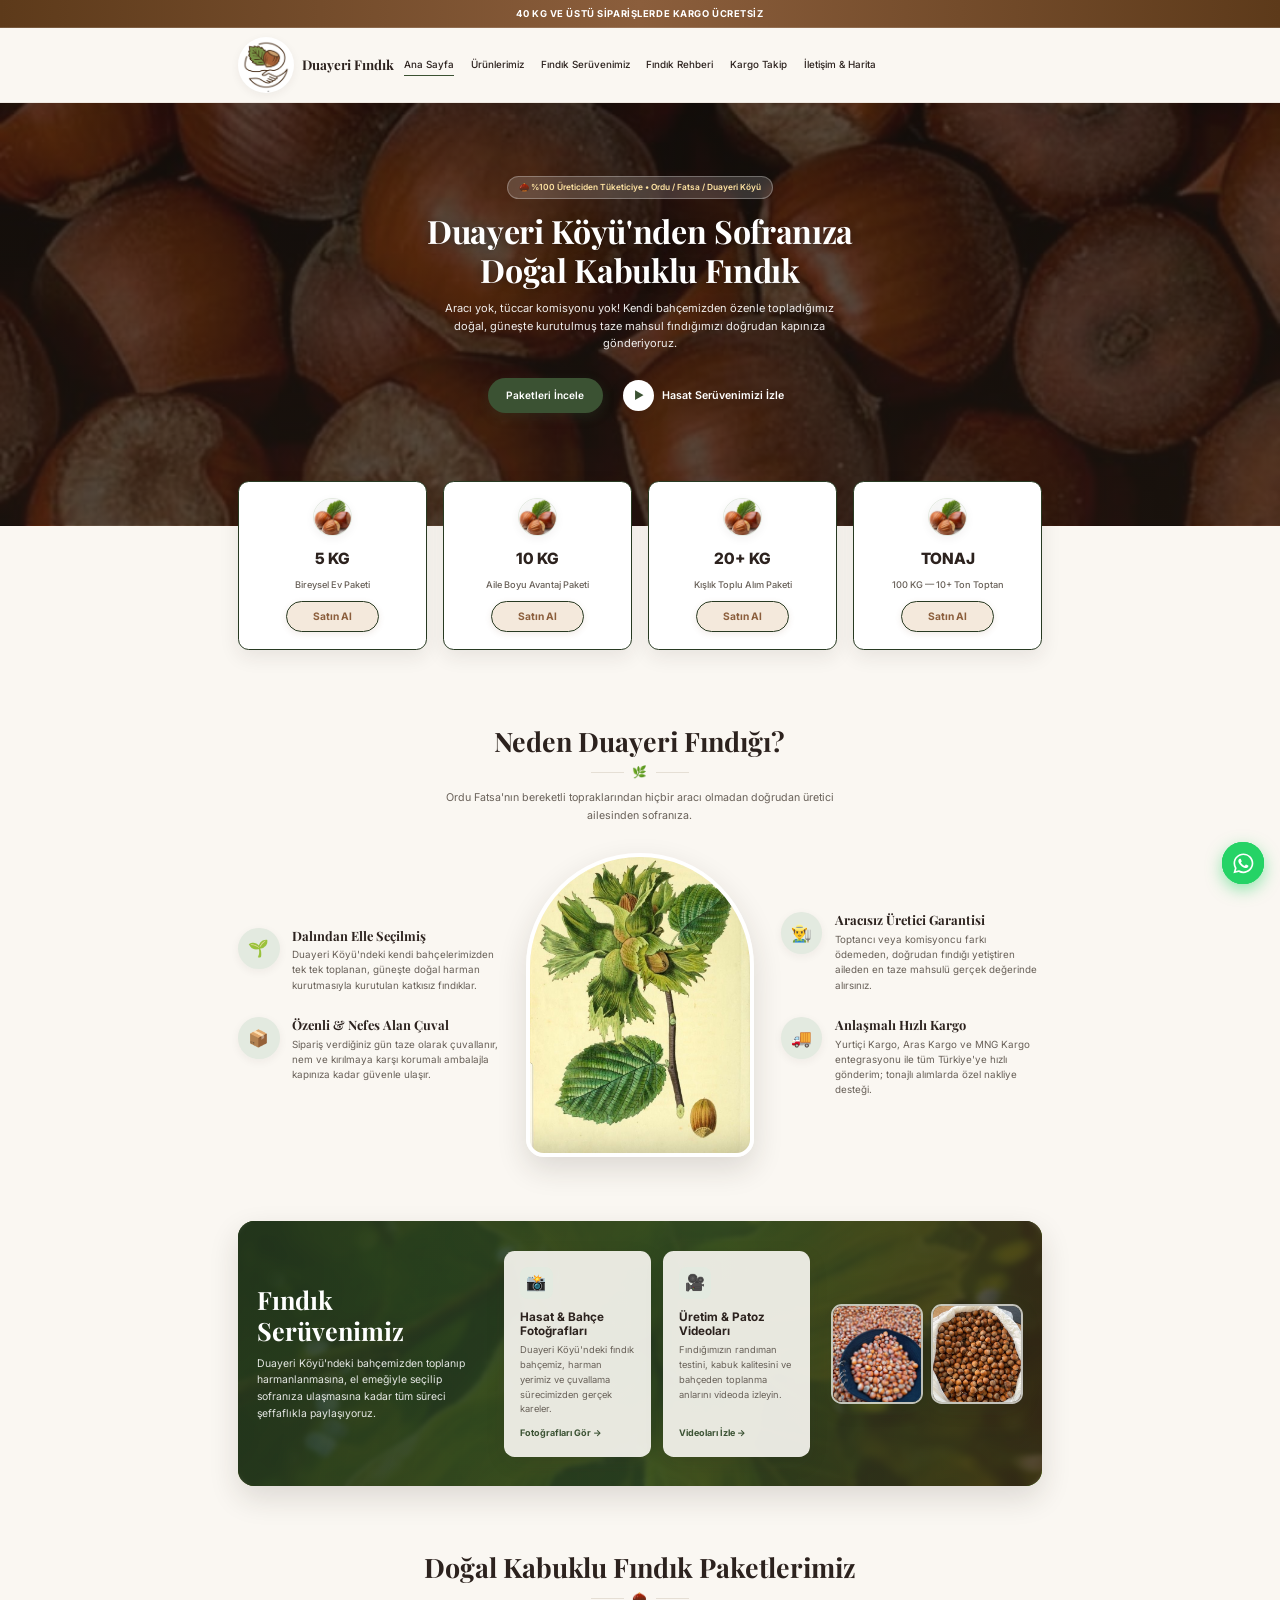
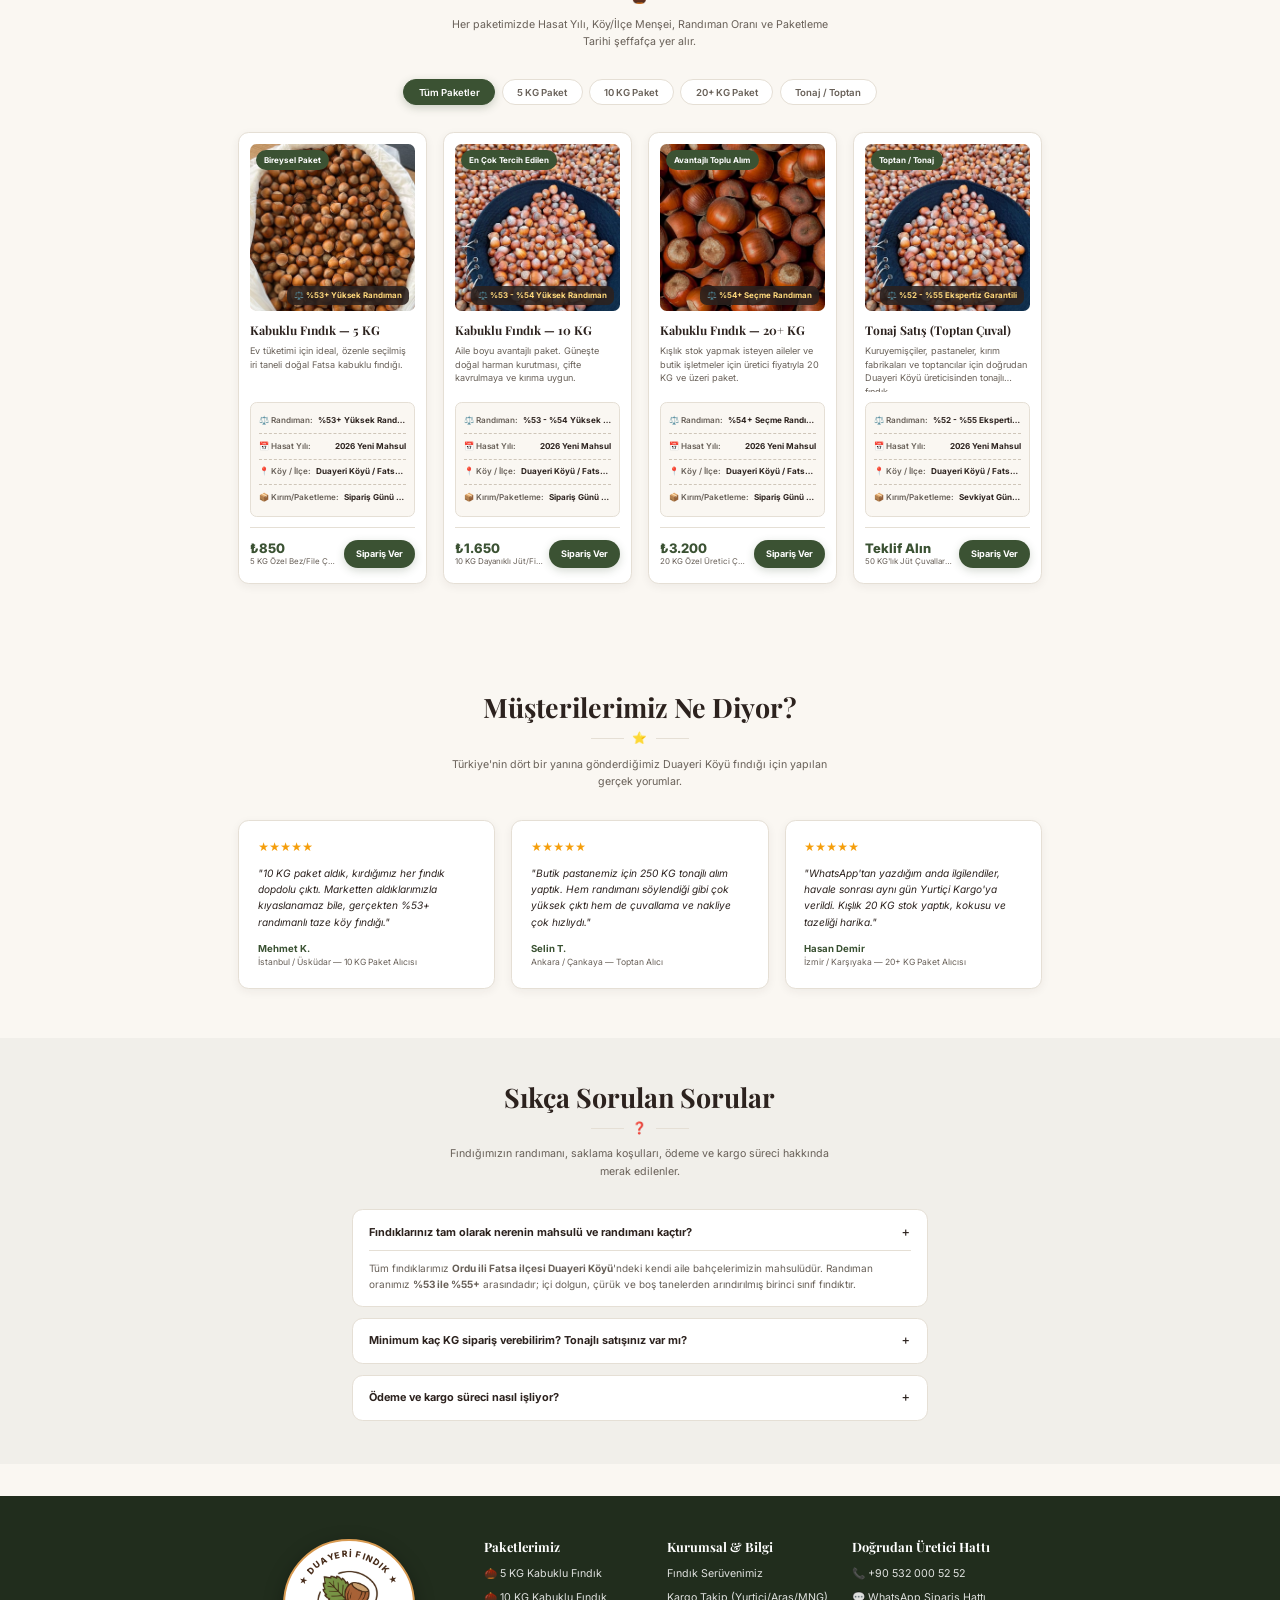
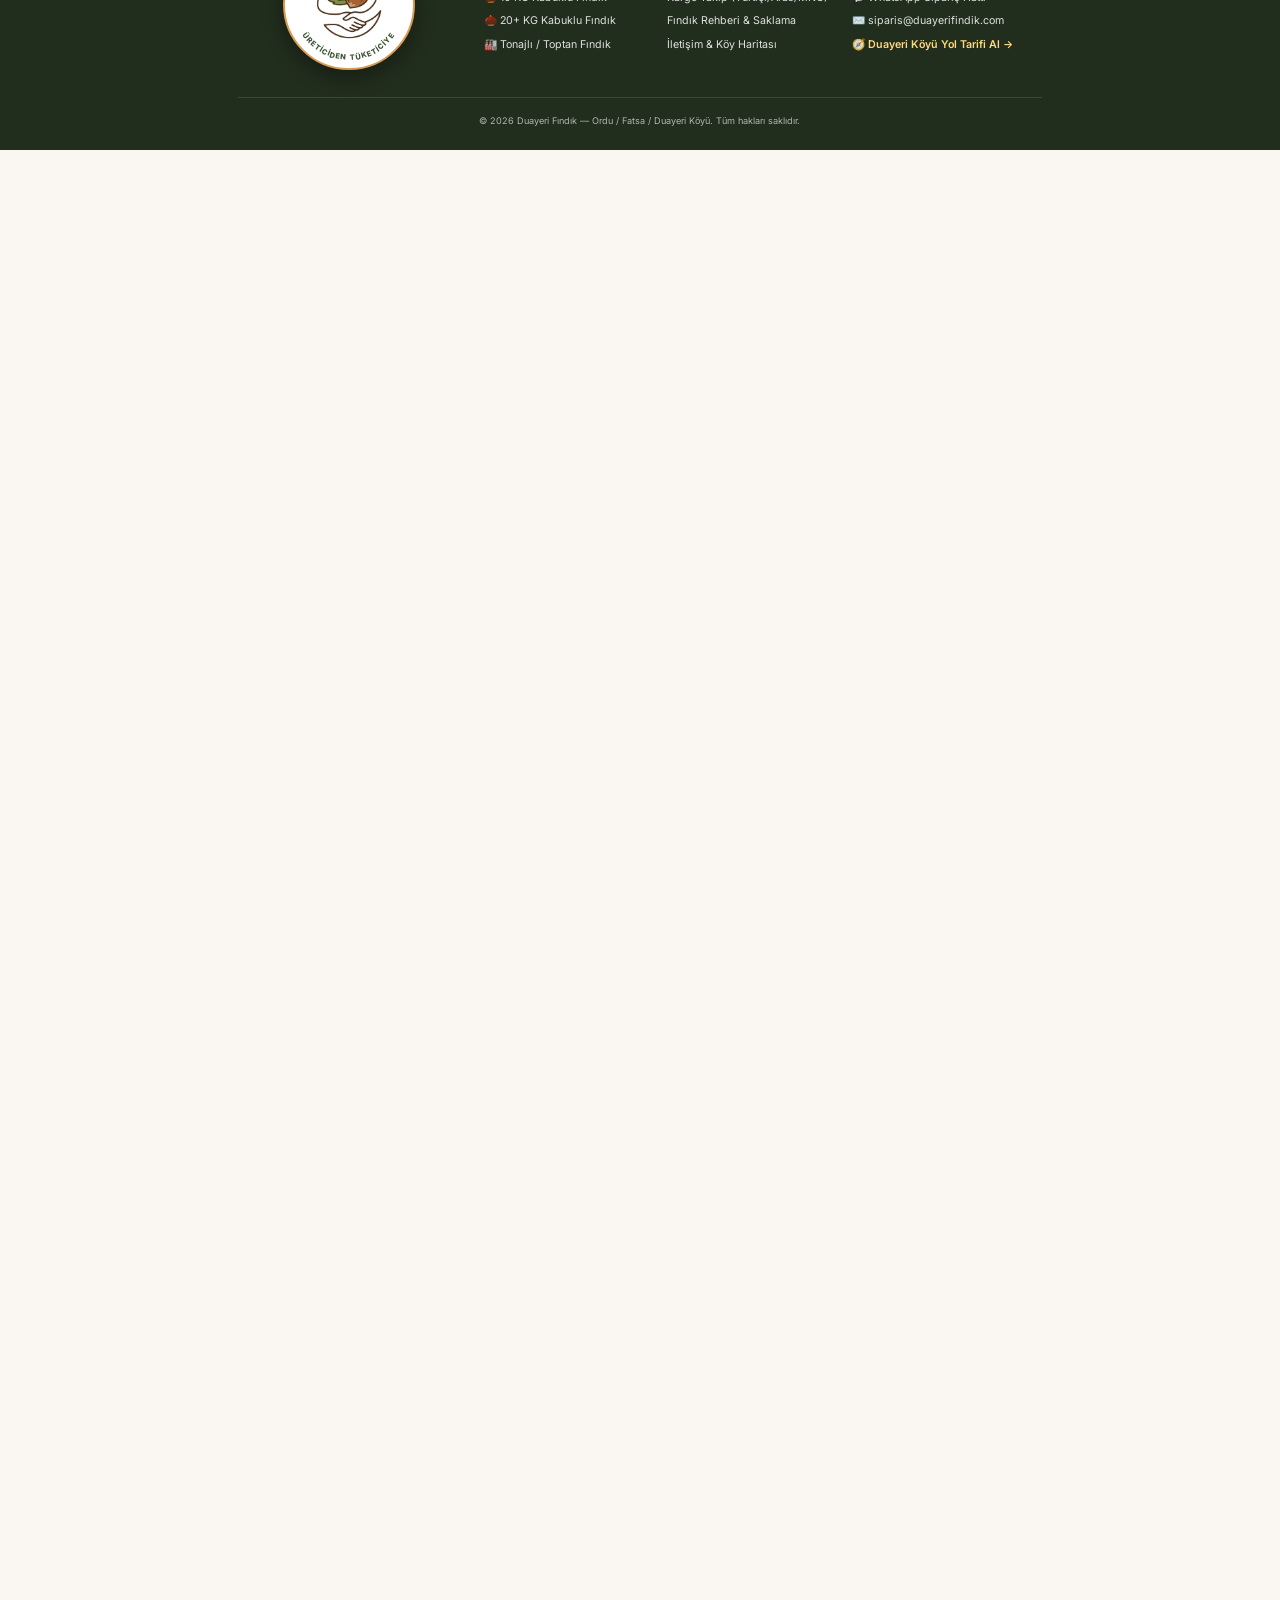
<file: index.html>
<!DOCTYPE html>
<html lang="tr">

<head>
  <meta charset="UTF-8">
  <meta name="viewport" content="width=device-width, initial-scale=1.0">
  <title>Duayeri Fındık | Ordu Fatsa Duayeri Köyü'nden Üreticiden Tüketiciye Doğal Kabuklu Fındık</title>
  <meta name="description"
    content="Ordu Fatsa Duayeri Köyü'nden aracısız, üreticiden tüketiciye %53+ yüksek randımanlı doğal kabuklu fındık. 5 KG, 10 KG, 20+ KG paket ve toptan tonajlı fındık satışı.">
  <meta name="keywords"
    content="Ordu fındık, Fatsa fındık, Duayeri köyü fındık, üreticiden kabuklu fındık, doğal fındık satın al, 5 kg kabuklu fındık, 10 kg fındık, toptan fındık fiyatları">
  <link rel="canonical" href="https://duayerifindik.com/">

  <!-- 📍 GEO (Coğrafi Arama & Yerel SEO Meta Etiketleri) -->
  <meta name="geo.region" content="TR-52">
  <meta name="geo.placename" content="Duayeri Köyü, Fatsa, Ordu, Türkiye">
  <meta name="geo.position" content="40.9850;37.4850">
  <meta name="ICBM" content="40.9850, 37.4850">

  <!-- 📱 Open Graph (Facebook / Instagram / WhatsApp Paylaşım Önizlemesi) -->
  <meta property="og:type" content="website">
  <meta property="og:locale" content="tr_TR">
  <meta property="og:site_name" content="Duayeri Fındık">
  <meta property="og:title" content="Duayeri Fındık | Ordu Fatsa Duayeri Köyü'nden Doğrudan Sofranıza">
  <meta property="og:description"
    content="Bahçemizden sofranıza aracısız, %53+ yüksek randımanlı yeni mahsul Ordu Fatsa kabuklu fındığı. 5 KG, 10 KG, 20+ KG ve Tonajlı satış.">
  <meta property="og:image" content="image/hero-bg.jpg.jpeg">

  <!-- 🐦 Twitter Card -->
  <meta name="twitter:card" content="summary_large_image">
  <meta name="twitter:title" content="Duayeri Fındık — Ordu Fatsa Üreticiden Kabuklu Fındık">
  <meta name="twitter:description"
    content="Aracı yok! Duayeri Köyü bahçemizden taze çuvallanmış yüksek randımanlı kabuklu fındık.">
  <meta name="twitter:image" content="image/hero-bg.jpg.jpeg">

  <!-- ⭐ Favicon Seti (image/favicom klasöründen) -->
  <link rel="icon" type="image/x-icon" href="image/favicom/favicon.ico">
  <link rel="icon" type="image/png" sizes="32x32" href="image/favicom/favicon-32x32.png">
  <link rel="icon" type="image/png" sizes="16x16" href="image/favicom/favicon-16x16.png">
  <link rel="apple-touch-icon" sizes="180x180" href="image/favicom/apple-touch-icon.png">

  <!-- 🔤 Google Fonts (Playfair Display & Inter) -->
  <link rel="preconnect" href="https://fonts.googleapis.com">
  <link rel="preconnect" href="https://fonts.gstatic.com" crossorigin>
  <link
    href="https://fonts.googleapis.com/css2?family=Inter:wght@400;500;600;700;800&family=Playfair+Display:wght@600;700;800&display=swap"
    rel="stylesheet">

  <!-- 🎨 Ana Stil Dosyası -->
  <link rel="stylesheet" href="css/style.css">

  <!-- 🤖 GEO & SEO Yapısal Veri (Schema.org JSON-LD: LocalBusiness + Agricultural + Product + FAQPage) -->
  <script type="application/ld+json">
  {
    "@context": "https://schema.org",
    "@graph": [
      {
        "@type": ["LocalBusiness", "FoodEstablishment"],
        "@id": "https://duayerifindik.com/#organization",
        "name": "Duayeri Fındık — Ordu Fatsa Üreticiden Doğrudan Satış",
        "image": "https://duayerifindik.com/image/logo.png.png",
        "description": "Ordu ili Fatsa ilçesi Duayeri Köyü'nde kendi bahçelerimizde ürettiğimiz yüksek randımanlı doğal kabuklu fındıkları aracısız olarak tüketiciye ve toptan alıcılara ulaştırıyoruz.",
        "url": "https://duayerifindik.com",
        "telephone": "+90-532-000-5252",
        "priceRange": "₺₺",
        "address": {
          "@type": "PostalAddress",
          "streetAddress": "Duayeri Mahallesi Gençoğlu Sokak No:7",
          "addressLocality": "Fatsa",
          "addressRegion": "Ordu",
          "postalCode": "52400",
          "addressCountry": "TR"
        },
        "geo": {
          "@type": "GeoCoordinates",
          "latitude": 40.9850,
          "longitude": 37.4850
        },
        "hasMap": "https://www.google.com/maps/dir/?api=1&destination=Duayeri,Fatsa,Ordu",
        "areaServed": {
          "@type": "Country",
          "name": "Turkey"
        }
      },
      {
        "@type": "FAQPage",
        "mainEntity": [
          {
            "@type": "Question",
            "name": "Duayeri Fındık hangi köyde üretiliyor ve randımanı kaçtır?",
            "acceptedAnswer": {
              "@type": "Answer",
              "text": "Fındıklarımız Ordu ili Fatsa ilçesi Duayeri Köyü'ndeki kendi bahçelerimizde üretilmektedir. Randıman oranımız %53 ile %55 arasında olup yüksek iç doluluk oranına sahiptir."
            }
          },
          {
            "@type": "Question",
            "name": "Kaç kiloluk paket seçenekleriniz var ve toptan tonajlı satış yapıyor musunuz?",
            "acceptedAnswer": {
              "@type": "Answer",
              "text": "Perakende olarak 5 KG, 10 KG ve 20+ KG çuval paketlerimiz mevcuttur. Ayrıca işletmeler, kuruyemişçiler ve tüccarlar için 100 KG'dan 10+ Tona kadar tonajlı toptan satışımız vardır."
            }
          }
        ]
      }
    ]
  }
  </script>

  <!-- 📊 Google Analytics 4 (GA4) & Google Ads Hazır Altyapı -->
  <script async src="https://www.googletagmanager.com/gtag/js?id=G-DUAYERI52"></script>
  <script>
    window.dataLayer = window.dataLayer || [];
    function gtag() { dataLayer.push(arguments); }
    gtag('js', new Date());
    gtag('config', 'G-DUAYERI52');
    gtag('config', 'AW-DUAYERI52');
  </script>
</head>

<body>

  <!-- ========================================================================
       1. NAVBAR (Wireframe Birebir Üst Menü)
       ======================================================================== -->
  <div class="top-bar">40 KG VE ÜSTÜ SİPARİŞLERDE KARGO ÜCRETSİZ</div>
  <header class="navbar">
    <div class="container navbar-inner">
      <a href="index.html" class="brand-logo" aria-label="Duayeri Fındık Ana Sayfa">
        <img src="image/logo.png.png" alt="Duayeri Fındık Logo">
        <div>
          Duayeri Fındık
          <span class="brand-sub">Ordu • Fatsa • Duayeri Köyü</span>
        </div>
      </a>

      <nav class="nav-links" aria-label="Ana Menü">
        <a href="index.html" class="active">Ana Sayfa</a>
        <a href="urunler.html">Ürünlerimiz</a>
        <a href="hakkimizda.html">Fındık Serüvenimiz</a>
        <a href="blog.html">Fındık Rehberi</a>
        <a href="kargo-takip.html">Kargo Takip</a>
        <a href="iletisim.html">İletişim & Harita</a>
      </nav>

      <div class="nav-actions">
        <a href="siparis.html" class="btn btn-primary">Sipariş Ver</a>
        <a href="siparis.html" class="cart-icon-btn" title="Hızlı Sipariş" aria-label="Sipariş Sayfası">🛒</a>
        <button class="mobile-menu-toggle" id="mobileMenuToggle" aria-label="Menüyü Aç/Kapat">☰</button>
      </div>
    </div>

    <!-- Mobil Açılır Menü (Kalan Sekmeler) -->
    <nav class="mobile-nav" id="mobileNav" aria-label="Mobil Menü">
      <a href="kargo-takip.html">📦 Kargo Takip (Yurtiçi / Aras / MNG)</a>
      <a href="iletisim.html">📍 İletişim & Harita</a>
      <a href="siparis.html">🛒 Sipariş Ver (Havale/EFT & Toptan)</a>
    </nav>
  </header>

  <main>
    <!-- ======================================================================
         2. HERO SECTION (Wireframe Birebir Karşılama Alanı)
         ====================================================================== -->
    <section class="hero-section">
      <div class="container hero-grid">
        <div class="hero-content">
          <div class="hero-badge">
            <span>🌰 %100 Üreticiden Tüketiciye • Ordu / Fatsa / Duayeri Köyü</span>
          </div>
          <h1 id="dynamicHeroTitle">Duayeri Köyü'nden Sofranıza Doğal Kabuklu Fındık</h1>
          <p id="dynamicHeroSubtitle">
            Aracı yok, tüccar komisyonu yok! Kendi bahçemizden özenle topladığımız doğal, güneşte kurutulmuş
            taze mahsul fındığımızı doğrudan kapınıza gönderiyoruz.
          </p>
          <div class="hero-cta-group">
            <a href="#urunler-bolumu" class="btn btn-primary">Paketleri İncele</a>
            <a href="hakkimizda.html#galeri-vitrin" class="video-trigger-btn"
              onclick="window.DuayeriTracker && window.DuayeriTracker.pushEvent('video_play', {location:'hero'})">
              <span class="video-play-circle">▶</span>
              <span>Hasat Serüvenimizi İzle</span>
            </a>
          </div>
        </div>
      </div>
    </section>

    <!-- ======================================================================
         3. KG PAKET SEÇENEKLERİ BARI (Wireframe'deki Hero Altı 4 Kutu)
         (1 KG kaldırıldı -> 5 KG, 10 KG, 20+ KG ve Tonaj Seçeneği yerleştirildi)
         ====================================================================== -->
    <section class="kg-cards-section" aria-label="Fındık Paket Seçenekleri">
      <div class="container">
        <div class="kg-cards-grid">
          <!-- Kutu 1: 5 KG -->
          <a href="siparis.html?paket=paket-5kg" class="kg-card">
            <div class="kg-card-icon"><img src="görsel/emoji.jpeg" alt="5 KG Fındık"></div>
            <h3>5 KG</h3>
            <p>Bireysel Ev Paketi</p>
            <span class="kg-badge">Satın Al</span>
          </a>

          <!-- Kutu 2: 10 KG -->
          <a href="siparis.html?paket=paket-10kg" class="kg-card">
            <div class="kg-card-icon"><img src="görsel/emoji.jpeg" alt="10 KG Fındık"></div>
            <h3>10 KG</h3>
            <p>Aile Boyu Avantaj Paketi</p>
            <span class="kg-badge">Satın Al</span>
          </a>

          <!-- Kutu 3: 20+ KG -->
          <a href="siparis.html?paket=paket-20kg" class="kg-card">
            <div class="kg-card-icon"><img src="görsel/emoji.jpeg" alt="20+ KG Fındık"></div>
            <h3>20+ KG</h3>
            <p>Kışlık Toplu Alım Paketi</p>
            <span class="kg-badge">Satın Al</span>
          </a>

          <!-- Kutu 4: TONAJ (TOPTAN) -->
          <a href="siparis.html?paket=paket-tonaj&tip=tonaj" class="kg-card">
            <div class="kg-card-icon"><img src="görsel/emoji.jpeg" alt="Tonaj Fındık"></div>
            <h3>TONAJ</h3>
            <p>100 KG — 10+ Ton Toptan</p>
            <span class="kg-badge">Satın Al</span>
          </a>
        </div>
      </div>
    </section>

    <!-- ======================================================================
         4. NEDEN BİZ BÖLÜMÜ (Wireframe: 2x2 Özellik + Ortada Fındık.jpeg Görseli)
         ====================================================================== -->
    <section class="why-us-section">
      <div class="container">
        <div class="section-header">
          <h2>Neden Duayeri Fındığı?</h2>
          <div class="section-divider"><span>🌿</span></div>
          <p>Ordu Fatsa'nın bereketli topraklarından hiçbir aracı olmadan doğrudan üretici ailesinden sofranıza.</p>
        </div>

        <div class="why-us-layout">
          <!-- Sol Sütun (2 Özellik) -->
          <div class="why-us-col">
            <div class="feature-item">
              <div class="feature-icon-circle">🌱</div>
              <div class="feature-text">
                <h3>Dalından Elle Seçilmiş</h3>
                <p>Duayeri Köyü'ndeki kendi bahçelerimizden tek tek toplanan, güneşte doğal harman kurutmasıyla
                  kurutulan katkısız fındıklar.</p>
              </div>
            </div>

            <div class="feature-item">
              <div class="feature-icon-circle">📦</div>
              <div class="feature-text">
                <h3>Özenli & Nefes Alan Çuval</h3>
                <p>Sipariş verdiğiniz gün taze olarak çuvallanır, nem ve kırılmaya karşı korumalı ambalajla kapınıza
                  kadar güvenle ulaşır.</p>
              </div>
            </div>
          </div>

          <!-- Orta Görsel: görsel/fındık_resmi.jpeg -->
          <div class="why-us-center-image">
            <img src="görsel/fındık_resmi.jpeg" alt="Ordu Fatsa Duayeri Köyü Doğal Fındık" loading="lazy">
          </div>

          <!-- Sağ Sütun (2 Özellik) -->
          <div class="why-us-col">
            <div class="feature-item">
              <div class="feature-icon-circle">👨‍🌾</div>
              <div class="feature-text">
                <h3>Aracısız Üretici Garantisi</h3>
                <p>Toptancı veya komisyoncu farkı ödemeden, doğrudan fındığı yetiştiren aileden en taze mahsulü gerçek
                  değerinde alırsınız.</p>
              </div>
            </div>

            <div class="feature-item">
              <div class="feature-icon-circle">🚚</div>
              <div class="feature-text">
                <h3>Anlaşmalı Hızlı Kargo</h3>
                <p>Yurtiçi Kargo, Aras Kargo ve MNG Kargo entegrasyonu ile tüm Türkiye'ye hızlı gönderim; tonajlı
                  alımlarda özel nakliye desteği.</p>
              </div>
            </div>
          </div>
        </div>
      </div>
    </section>

    <!-- ======================================================================
         5. FINDIK SERÜVENİ BANNER'I (Wireframe'deki "Plant Care Made Simple" Alanı)
         Fotoğraf ve Video Serüven Kartları + Hazelnut/Fındık Arka Planı
         ====================================================================== -->
    <section class="adventure-banner-section" id="seruven-bolumu">
      <div class="container">
        <div class="adventure-banner" id="adventureBannerBox">
          <div class="adventure-inner">
            <!-- Sol Metin & Buton -->
            <div class="adventure-text">
              <h2>Fındık Serüvenimiz</h2>
              <p style="margin-bottom:0;">Duayeri Köyü'ndeki bahçemizden toplanıp harmanlanmasına, el emeğiyle seçilip sofranıza ulaşmasına kadar
                tüm süreci şeffaflıkla paylaşıyoruz.</p>
            </div>

            <!-- Orta 2 Beyaz/Krem Kart (Fotoğraf Galerisi & Video Serüven) -->
            <div class="adventure-cards-wrap">
              <a href="hakkimizda.html#galeri-vitrin" class="adventure-glass-card">
                <div>
                  <div class="adventure-card-icon">📸</div>
                  <h3>Hasat & Bahçe Fotoğrafları</h3>
                  <p>Duayeri Köyü'ndeki fındık bahçemiz, harman yerimiz ve çuvallama sürecimizden gerçek kareler.</p>
                </div>
                <span class="adventure-card-link">Fotoğrafları Gör →</span>
              </a>

              <a href="hakkimizda.html#galeri-vitrin" class="adventure-glass-card"
                onclick="window.DuayeriTracker && window.DuayeriTracker.pushEvent('video_play', {location:'adventure_banner'})">
                <div>
                  <div class="adventure-card-icon">🎥</div>
                  <h3>Üretim & Patoz Videoları</h3>
                  <p>Fındığımızın randıman testini, kabuk kalitesini ve bahçeden toplanma anlarını videoda izleyin.</p>
                </div>
                <span class="adventure-card-link">Videoları İzle →</span>
              </a>
            </div>

            <!-- Sağ Görsel Önizleme -->
            <div class="adventure-side-preview">
              <img src="image/ürün_foto/indir (27).jpeg" alt="Duayeri Köyü Fındık Harmanı" loading="lazy">
              <img src="image/ürün_foto/indir (28).jpeg" alt="Taze Paketlenmiş Kabuklu Fındık" loading="lazy">
            </div>
          </div>
        </div>
      </div>
    </section>

    <!-- ======================================================================
         6. ÜRÜN GRİD'İ (Wireframe: "Our Favorite Plants" -> Satılacak Paket Ürünler)
         Her kartta: Hasat Yılı, Köy/İlçe, Kırım/Paketleme Tarihi ve Randıman Künyesi!
         ====================================================================== -->
    <section class="products-section" id="urunler-bolumu">
      <div class="container">
        <div class="section-header">
          <h2>Doğal Kabuklu Fındık Paketlerimiz</h2>
          <div class="section-divider"><span>🌰</span></div>
          <p>Her paketimizde Hasat Yılı, Köy/İlçe Menşei, Randıman Oranı ve Paketleme Tarihi şeffafça yer alır.</p>
        </div>

        <!-- Filtre Sekmeleri -->
        <div class="filter-tabs" role="tablist" aria-label="Paket Filtreleri">
          <button class="filter-tab-btn active" data-filter="all">Tüm Paketler</button>
          <button class="filter-tab-btn" data-filter="5kg">5 KG Paket</button>
          <button class="filter-tab-btn" data-filter="10kg">10 KG Paket</button>
          <button class="filter-tab-btn" data-filter="20kg">20+ KG Paket</button>
          <button class="filter-tab-btn" data-filter="toptan">Tonaj / Toptan</button>
        </div>

        <!-- Ürün Kartları (js/main.js tarafından dinamik olarak render edilir, SEO için varsayılan içerik de mevcuttur) -->
        <div class="products-grid" id="productsGridContainer"></div>
      </div>
    </section>

    <!-- ======================================================================
         MÜŞTERİ YORUMLARI (Sosyal Kanıt — Reklam Dönüşüm Artırıcı)
         ====================================================================== -->
    <section class="testimonials-section">
      <div class="container">
        <div class="section-header">
          <h2>Müşterilerimiz Ne Diyor?</h2>
          <div class="section-divider"><span>⭐</span></div>
          <p>Türkiye'nin dört bir yanına gönderdiğimiz Duayeri Köyü fındığı için yapılan gerçek yorumlar.</p>
        </div>

        <div class="testimonials-grid">
          <div class="testimonial-card">
            <div class="stars">★★★★★</div>
            <p>"10 KG paket aldık, kırdığımız her fındık dopdolu çıktı. Marketten aldıklarımızla kıyaslanamaz bile,
              gerçekten %53+ randımanlı taze köy fındığı."</p>
            <div class="testimonial-author">Mehmet K.</div>
            <div class="testimonial-loc">İstanbul / Üsküdar — 10 KG Paket Alıcısı</div>
          </div>

          <div class="testimonial-card">
            <div class="stars">★★★★★</div>
            <p>"Butik pastanemiz için 250 KG tonajlı alım yaptık. Hem randımanı söylendiği gibi çok yüksek çıktı hem de
              çuvallama ve nakliye çok hızlıydı."</p>
            <div class="testimonial-author">Selin T.</div>
            <div class="testimonial-loc">Ankara / Çankaya — Toptan Alıcı</div>
          </div>

          <div class="testimonial-card">
            <div class="stars">★★★★★</div>
            <p>"WhatsApp'tan yazdığım anda ilgilendiler, havale sonrası aynı gün Yurtiçi Kargo'ya verildi. Kışlık 20 KG
              stok yaptık, kokusu ve tazeliği harika."</p>
            <div class="testimonial-author">Hasan Demir</div>
            <div class="testimonial-loc">İzmir / Karşıyaka — 20+ KG Paket Alıcısı</div>
          </div>
        </div>
      </div>
    </section>

    <!-- ======================================================================
         SIKÇA SORULAN SORULAR (GEO / Yapay Zeka Arama Motoru Uyumlu)
         ====================================================================== -->
    <section class="faq-section">
      <div class="container">
        <div class="section-header">
          <h2>Sıkça Sorulan Sorular</h2>
          <div class="section-divider"><span>❓</span></div>
          <p>Fındığımızın randımanı, saklama koşulları, ödeme ve kargo süreci hakkında merak edilenler.</p>
        </div>

        <div class="faq-list">
          <details class="faq-item" open>
            <summary>Fındıklarınız tam olarak nerenin mahsulü ve randımanı kaçtır? <span>＋</span></summary>
            <p>Tüm fındıklarımız <strong>Ordu ili Fatsa ilçesi Duayeri Köyü</strong>'ndeki kendi aile bahçelerimizin
              mahsulüdür. Randıman oranımız <strong>%53 ile %55+</strong> arasındadır; içi dolgun, çürük ve boş
              tanelerden arındırılmış birinci sınıf fındıktır.</p>
          </details>

          <details class="faq-item">
            <summary>Minimum kaç KG sipariş verebilirim? Tonajlı satışınız var mı? <span>＋</span></summary>
            <p>1 KG satışımız bulunmamaktadır. Perakende olarak <strong>5 KG, 10 KG ve 20+ KG</strong> paketlerimiz
              mevcuttur. Toptan alıcılar için <strong>100 KG'dan 10+ Tona kadar tonajlı</strong> çuval satışımız vardır.
            </p>
          </details>

          <details class="faq-item">
            <summary>Ödeme ve kargo süreci nasıl işliyor? <span>＋</span></summary>
            <p>Ödemelerinizi Havale/EFT ile güvenle yapabilirsiniz. Siparişiniz onaylandığı gün taze olarak çuvallanır
              ve tercihinize göre <strong>Yurtiçi Kargo, Aras Kargo veya MNG Kargo</strong> ile kargolanıp takip
              numarası WhatsApp'tan size iletilir.</p>
          </details>
        </div>
      </div>
    </section>
  </main>

  <!-- ========================================================================
       7. FOOTER (NAP Yerel SEO & Hızlı Erişim)
       ======================================================================== -->
  <footer class="site-footer">
    <div class="container">
      <div class="footer-grid">
        <div class="footer-col" style="display:flex; align-items:center; justify-content:center;">
          <a href="index.html" class="footer-logo-seal" aria-label="Duayeri Fındık - Üreticiden Tüketiciye">
            <img src="image/logo.png.png" alt="Duayeri Fındık">
            <svg viewBox="0 0 200 200" aria-hidden="true">
              <defs>
                <!-- Üst yay: DUAYERİ FINDIK -->
                <path id="footerLogoTopArc" d="M 25,100 A 75,75 0 1,1 175,100" />
                <!-- Alt yay: ÜRETİCİDEN TÜKETİCİYE -->
                <path id="footerLogoBottomArc" d="M 13,100 A 87,87 0 1,0 187,100" />
              </defs>
              <text class="seal-top-text">
                <textPath href="#footerLogoTopArc" startOffset="50%" text-anchor="middle">★ DUAYERİ FINDIK ★</textPath>
              </text>
              <text class="seal-bottom-text">
                <textPath href="#footerLogoBottomArc" startOffset="50%" text-anchor="middle">ÜRETİCİDEN TÜKETİCİYE</textPath>
              </text>
            </svg>
          </a>
        </div>

        <div class="footer-col">
          <h4>Paketlerimiz</h4>
          <ul>
            <li><a href="siparis.html?paket=paket-5kg">🌰 5 KG Kabuklu Fındık</a></li>
            <li><a href="siparis.html?paket=paket-10kg">🌰 10 KG Kabuklu Fındık</a></li>
            <li><a href="siparis.html?paket=paket-20kg">🌰 20+ KG Kabuklu Fındık</a></li>
            <li><a href="siparis.html?paket=paket-tonaj&tip=tonaj">🏭 Tonajlı / Toptan Fındık</a></li>
          </ul>
        </div>

        <div class="footer-col">
          <h4>Kurumsal & Bilgi</h4>
          <ul>
            <li><a href="hakkimizda.html">Fındık Serüvenimiz</a></li>
            <li><a href="kargo-takip.html">Kargo Takip (Yurtiçi/Aras/MNG)</a></li>
            <li><a href="blog.html">Fındık Rehberi & Saklama</a></li>
            <li><a href="iletisim.html">İletişim & Köy Haritası</a></li>
          </ul>
        </div>

        <div class="footer-col">
          <h4>Doğrudan Üretici Hattı</h4>
          <ul>
            <li>📞 <a href="tel:+905320005252" class="js-site-phone">+90 532 000 52 52</a></li>
            <li>💬 <a href="https://wa.me/905320005252" target="_blank" rel="noopener" class="js-whatsapp-link"
                data-track-whatsapp="footer_whatsapp">WhatsApp Sipariş Hattı</a></li>
            <li>✉️ <a href="mailto:siparis@duayerifindik.com" class="js-site-email">siparis@duayerifindik.com</a></li>
            <li>🧭 <a href="iletisim.html#harita-bolumu" style="color:#FFD97D; font-weight:600;">Duayeri Köyü Yol Tarifi
                Al →</a></li>
          </ul>
        </div>
      </div>

      <div class="footer-bottom">
        <span>© 2026 Duayeri Fındık — Ordu / Fatsa / Duayeri Köyü. Tüm hakları saklıdır.</span>
      </div>
    </div>
  </footer>

  <!-- ========================================================================
       🟢 SAĞ ALTTA YÜZEN WHATSAPP İLETİŞİM BUTONU (PRIMARY CONVERSION TAKİPLİ)
       ======================================================================== -->
  <a href="https://wa.me/905320005252?text=Merhaba%2C%20Ordu%20Fatsa%20Duayeri%20K%C3%B6y%C3%BC%20f%C4%B1nd%C4%B1k%20paketleriniz%20hakk%C4%B1nda%20bilgi%20almak%20istiyorum."
    target="_blank" rel="noopener" class="floating-whatsapp js-whatsapp-link"
    data-track-whatsapp="floating_bottom_right" aria-label="WhatsApp ile Hemen İletişime Geçin">
    <svg xmlns="http://www.w3.org/2000/svg" viewBox="0 0 448 512" aria-hidden="true">
      <path fill="#FFFFFF" d="M380.9 97.1C339 55.1 283.2 32 223.9 32c-122.4 0-222 99.6-222 222 0 39.1 10.2 77.3 29.6 111L0 480l117.7-30.9c32.4 17.7 68.9 27 106.1 27h.1c122.3 0 224.1-99.6 224.1-222 0-59.3-25.2-115-67.1-157zm-157 341.6c-33.2 0-65.7-8.9-94-25.7l-6.7-4-69.8 18.3L72 359.2l-4.4-7c-18.5-29.4-28.2-63.3-28.2-98.2 0-101.7 82.8-184.5 184.6-184.5 49.3 0 95.6 19.2 130.4 54.1 34.8 34.9 56.2 81.2 56.1 130.5 0 101.8-84.9 184.6-186.6 184.6zm101.2-138.2c-5.5-2.8-32.8-16.2-37.9-18-5.1-1.9-8.8-2.8-12.5 2.8-3.7 5.6-14.3 18-17.6 21.8-3.2 3.7-6.5 4.2-12 1.4-32.6-16.3-54-29.1-75.5-66-5.7-9.8 5.7-9.1 16.3-30.3 1.8-3.7.9-6.9-.5-9.7-1.4-2.8-12.5-30.1-17.1-41.2-4.5-10.8-9.1-9.3-12.5-9.5-3.2-.2-6.9-.2-10.6-.2-3.7 0-9.7 1.4-14.8 6.9-5.1 5.6-19.4 19-19.4 46.3 0 27.3 19.9 53.7 22.6 57.4 2.8 3.7 39.1 59.7 94.8 83.8 35.2 15.2 49 16.5 66.6 13.9 10.7-1.6 32.8-13.4 37.4-26.4 4.6-13 4.6-24.1 3.2-26.4-1.3-2.5-5-3.9-10.5-6.6z"/>
    </svg>
  </a>

  <!-- Scriptler -->
  <script src="js/data.js"></script>
  <script src="js/tracking.js"></script>
  <script src="js/main.js"></script>
</body>

</html>
</file>
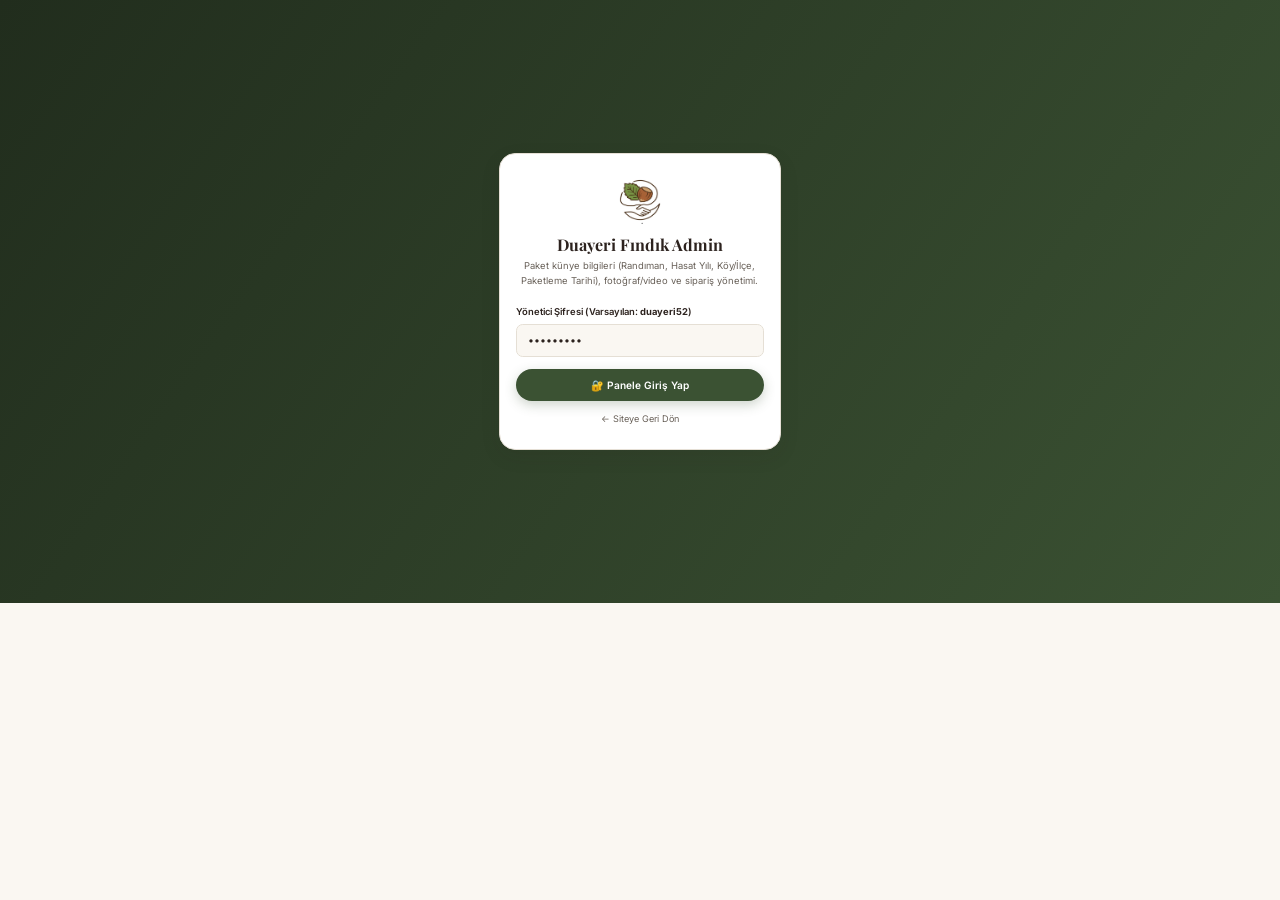
<file: admin/index.html>
<!DOCTYPE html>
<html lang="tr">
<head>
  <meta charset="UTF-8">
  <meta name="viewport" content="width=device-width, initial-scale=1.0">
  <title>Yönetim Paneli (Admin) | Duayeri Fındık</title>
  <meta name="robots" content="noindex, nofollow">
  <link rel="icon" type="image/x-icon" href="../image/favicom/favicon.ico">
  <link rel="preconnect" href="https://fonts.googleapis.com">
  <link rel="preconnect" href="https://fonts.gstatic.com" crossorigin>
  <link href="https://fonts.googleapis.com/css2?family=Inter:wght@400;500;600;700;800&family=Playfair+Display:wght@600;700&display=swap" rel="stylesheet">
  <link rel="stylesheet" href="../css/style.css">
  <style>
    .admin-layout {
      display: grid;
      grid-template-columns: 1fr;
      min-height: 100vh;
    }
    .admin-sidebar {
      background: #212D1D;
      color: #fff;
      padding: 1.5rem;
    }
    .admin-nav {
      display: flex;
      flex-wrap: wrap;
      gap: 0.5rem;
      margin-top: 1.25rem;
    }
    .admin-nav-btn {
      width: 100%;
      text-align: left;
      padding: 0.8rem 1rem;
      border-radius: var(--radius-sm);
      background: rgba(255, 255, 255, 0.06);
      color: #fff;
      border: none;
      cursor: pointer;
      font-weight: 600;
      transition: var(--transition);
    }
    .admin-nav-btn:hover,
    .admin-nav-btn.active {
      background: var(--accent);
      color: #1F1916;
    }
    .admin-main {
      padding: 2rem 1.25rem;
      background: var(--bg-cream);
    }
    .admin-tab-panel {
      display: none;
    }
    .admin-tab-panel.active {
      display: block;
    }
    .admin-table {
      width: 100%;
      border-collapse: collapse;
      font-size: 0.88rem;
      background: #fff;
      border-radius: var(--radius-sm);
      overflow: hidden;
    }
    .admin-table th,
    .admin-table td {
      padding: 0.85rem;
      border-bottom: 1px solid var(--border-color);
      text-align: left;
    }
    .admin-table th {
      background: var(--bg-sage);
      color: var(--primary);
      font-weight: 700;
    }
    @media (min-width: 960px) {
      .admin-layout {
        grid-template-columns: 270px 1fr;
      }
      .admin-nav {
        flex-direction: column;
      }
      .admin-main {
        padding: 2.5rem;
      }
    }
  </style>
</head>
<body>

  <!-- 🔐 ŞİFRE KORUMALI GİRİŞ EKRANI -->
  <div id="adminLoginScreen" style="min-height:100vh; display:flex; align-items:center; justify-content:center; padding:1.5rem; background:linear-gradient(125deg, #212D1D, #3B5233);">
    <div class="form-card" style="max-width:420px; width:100%; text-align:center;">
      <img src="../image/logo.png.png" alt="Logo" style="width:72px; height:72px; margin:0 auto 1rem; border-radius:50%;">
      <h2 style="margin-bottom:0.35rem;">Duayeri Fındık Admin</h2>
      <p style="font-size:0.88rem; color:var(--text-muted); margin-bottom:1.5rem;">
        Paket künye bilgileri (Randıman, Hasat Yılı, Köy/İlçe, Paketleme Tarihi), fotoğraf/video ve sipariş yönetimi.
      </p>
      <form id="adminLoginForm" class="form-grid">
        <div class="form-group" style="text-align:left;">
          <label for="adminPassInput">Yönetici Şifresi (Varsayılan: <strong>duayeri52</strong>)</label>
          <input type="password" id="adminPassInput" class="form-control" value="duayeri52" required>
        </div>
        <button type="submit" class="btn btn-primary" style="width:100%;">🔐 Panele Giriş Yap</button>
      </form>
      <a href="../index.html" style="display:inline-block; margin-top:1rem; font-size:0.85rem; color:var(--text-muted);">← Siteye Geri Dön</a>
    </div>
  </div>

  <!-- 🛠️ ANA YÖNETİM PANELİ -->
  <div class="admin-layout" id="adminDashboardScreen" style="display:none;">
    <aside class="admin-sidebar">
      <div style="display:flex; align-items:center; gap:0.75rem;">
        <img src="../image/logo.png.png" alt="Logo" style="width:44px; height:44px; border-radius:50%; background:#fff; padding:2px;">
        <div>
          <strong style="display:block; font-size:1.05rem;">Duayeri Admin</strong>
          <span style="font-size:0.75rem; color:#FFD97D;">Ordu / Fatsa / Duayeri</span>
        </div>
      </div>

      <div class="admin-nav">
        <button class="admin-nav-btn active" data-tab="tab-kunye">🌰 Paket & Künye Kontrolü</button>
        <button class="admin-nav-btn" data-tab="tab-orders">📋 Siparişler & Kargo</button>
        <button class="admin-nav-btn" data-tab="tab-gallery">📸 Fotoğraf & Video Ekle</button>
        <button class="admin-nav-btn" data-tab="tab-settings">⚙️ Ayarlar, IBAN & Reklam Pixel</button>
        <a href="../index.html" class="admin-nav-btn" style="text-align:center; background:#3B5233; margin-top:1rem;">🌐 Canlı Siteyi Gör →</a>
      </div>
    </aside>

    <main class="admin-main">
      <div id="adminAlertBox" style="display:none; background:#E8F5E9; border:1px solid var(--success); color:var(--success); padding:0.9rem 1.25rem; border-radius:var(--radius-sm); margin-bottom:1.5rem; font-weight:700;"></div>

      <!-- TAB 1: PAKET & KÜNYE YÖNETİMİ (Randıman, Hasat Yılı, Köy/İlçe, Kırım/Paketleme Tarihi, Fiyat) -->
      <section class="admin-tab-panel active" id="tab-kunye">
        <div style="display:flex; flex-wrap:wrap; justify-content:space-between; align-items:center; gap:1rem; margin-bottom:1.5rem;">
          <div>
            <h2>🌰 Paket & Künye Bilgileri Yönetimi</h2>
            <p style="font-size:0.9rem; color:var(--text-muted);">
              Her ürün paketinin <strong>Randıman Oranı, Hasat Yılı, Köy/İlçe, Kırım/Paketleme Tarihi ve Fiyatını</strong> buradan anlık güncelleyebilirsiniz.
            </p>
          </div>
          <button class="btn btn-light" id="resetDefaultDataBtn" style="font-size:0.82rem;">🔄 Varsayılan Verilere Sıfırla</button>
        </div>

        <div id="adminProductsEditorList" style="display:grid; grid-template-columns:1fr; gap:1.5rem;"></div>

        <!-- Yeni Paket Ekleme Formu -->
        <div class="form-card" style="margin-top:2rem;">
          <h3 style="margin-bottom:1rem;">➕ Yeni Fındık Paketi Ekle</h3>
          <form id="addNewProductForm" class="form-grid form-grid-2">
            <div class="form-group">
              <label>Paket Adı *</label>
              <input type="text" id="newProdName" class="form-control" placeholder="Örn: Kabuklu Fındık — 50 KG Çuval" required>
            </div>
            <div class="form-group">
              <label>Kategori Filtresi *</label>
              <select id="newProdCategory" class="form-control">
                <option value="5kg">5 KG</option>
                <option value="10kg">10 KG</option>
                <option value="20kg">20+ KG</option>
                <option value="toptan">Toptan / Tonaj</option>
              </select>
            </div>
            <div class="form-group">
              <label>Fiyat (TL, Toptan ise 0 yazın) *</label>
              <input type="number" id="newProdPrice" class="form-control" value="4000" required>
            </div>
            <div class="form-group">
              <label>Görünen Fiyat Metni *</label>
              <input type="text" id="newProdPriceText" class="form-control" placeholder="Örn: ₺4.000 veya Teklif Alın" required>
            </div>
            <div class="form-group">
              <label>⚖️ Randıman Bilgisi *</label>
              <input type="text" id="newProdRandiman" class="form-control" value="%53+ Yüksek Randıman" required>
            </div>
            <div class="form-group">
              <label>📅 Hasat Yılı *</label>
              <input type="text" id="newProdHarvest" class="form-control" value="2026 Yeni Mahsul" required>
            </div>
            <div class="form-group">
              <label>📍 Köy / İlçe Bilgisi *</label>
              <input type="text" id="newProdOrigin" class="form-control" value="Duayeri Köyü / Fatsa / Ordu" required>
            </div>
            <div class="form-group">
              <label>📦 Kırım / Paketleme Tarihi *</label>
              <input type="text" id="newProdPackDate" class="form-control" value="Sipariş Günü Taze Çuvallama" required>
            </div>
            <div class="form-group">
              <label>Görsel Yolu *</label>
              <input type="text" id="newProdImage" class="form-control" value="image/ürün_foto/indir (28).jpeg" required>
            </div>
            <div class="form-group">
              <label>Kısa Açıklama *</label>
              <input type="text" id="newProdDesc" class="form-control" value="Ordu Fatsa Duayeri Köyü doğal kabuklu fındık paketi." required>
            </div>
            <div style="grid-column:1 / -1;">
              <button type="submit" class="btn btn-primary">➕ Paketi Kaydet ve Sitede Yayınla</button>
            </div>
          </form>
        </div>
      </section>

      <!-- TAB 2: SİPARİŞ & KARGO YÖNETİMİ -->
      <section class="admin-tab-panel" id="tab-orders">
        <h2 style="margin-bottom:0.5rem;">📋 Gelen Siparişler & Kargo Takip Kodu Yönetimi</h2>
        <p style="font-size:0.9rem; color:var(--text-muted); margin-bottom:1.5rem;">
          Müşterilerin oluşturduğu siparişleri görebilir, kargo takip kodunu girip tek tıkla WhatsApp'tan bildirim gönderebilirsiniz.
        </p>
        <div style="overflow-x:auto;">
          <table class="admin-table">
            <thead>
              <tr>
                <th>Sipariş No</th>
                <th>Müşteri & Tel</th>
                <th>Paket / Tutar</th>
                <th>Kargo & Takip Kodu</th>
                <th>Durum & Kaynak (UTM)</th>
                <th>İşlem</th>
              </tr>
            </thead>
            <tbody id="adminOrdersTableBody"></tbody>
          </table>
        </div>
      </section>

      <!-- TAB 3: FOTOĞRAF & VİDEO GALERİ YÖNETİMİ -->
      <section class="admin-tab-panel" id="tab-gallery">
        <h2 style="margin-bottom:0.5rem;">📸 Fındık Serüveni Fotoğraf & Video Yönetimi</h2>
        <p style="font-size:0.9rem; color:var(--text-muted); margin-bottom:1.5rem;">
          Ana sayfadaki ve Hakkımızda sayfasındaki "Fındık Serüvenimiz" galerisine yeni fotoğraf veya YouTube/video ekleyebilirsiniz.
        </p>

        <div class="form-card" style="margin-bottom:2rem;">
          <h3 style="margin-bottom:1rem;">➕ Yeni Fotoğraf veya Video Ekle</h3>
          <form id="addGalleryMediaForm" class="form-grid form-grid-2">
            <div class="form-group">
              <label>Medya Tipi *</label>
              <select id="galType" class="form-control">
                <option value="image">📸 Fotoğraf</option>
                <option value="video">🎥 Video (YouTube Embed / MP4)</option>
              </select>
            </div>
            <div class="form-group">
              <label>Kategori Etiketi *</label>
              <input type="text" id="galCategory" class="form-control" value="Hasat & Harman" required>
            </div>
            <div class="form-group">
              <label>Başlık *</label>
              <input type="text" id="galTitle" class="form-control" placeholder="Örn: Duayeri Köyü 2026 Hasadı" required>
            </div>
            <div class="form-group">
              <label>Görsel Yolu veya Video URL *</label>
              <input type="text" id="galUrl" class="form-control" placeholder="image/ürün_foto/Fındık.jpeg veya https://..." required>
            </div>
            <div class="form-group" style="grid-column:1 / -1;">
              <label>Açıklama</label>
              <input type="text" id="galDesc" class="form-control" placeholder="Görsel/video alt açıklaması (SEO için önemli)">
            </div>
            <div style="grid-column:1 / -1;">
              <button type="submit" class="btn btn-primary">📸 Medyayı Galeriye Ekle</button>
            </div>
          </form>
        </div>

        <div id="adminGalleryList" class="media-grid"></div>
      </section>

      <!-- TAB 4: GENEL AYARLAR, IBAN & REKLAM PIXEL ID YÖNETİMİ -->
      <section class="admin-tab-panel" id="tab-settings">
        <h2 style="margin-bottom:0.5rem;">⚙️ Site Ayarları, IBAN & Reklam Dönüşüm Kodları</h2>
        <p style="font-size:0.9rem; color:var(--text-muted); margin-bottom:1.5rem;">
          WhatsApp numarası, Havale/EFT IBAN bilgileri ve Google Ads / GA4 / Meta / TikTok Pixel ID'lerinizi buradan yönetebilirsiniz.
        </p>

        <form id="adminSettingsForm" class="form-card form-grid form-grid-2">
          <div class="form-group">
            <label>Ana Sayfa Hero Başlığı</label>
            <input type="text" id="setHeroTitle" class="form-control">
          </div>
          <div class="form-group">
            <label>Serüven Banner Arka Plan Görseli (hazelnut vb.)</label>
            <input type="text" id="setAdvBg" class="form-control" placeholder="image/hero-bg.jpg.jpeg">
          </div>
          <div class="form-group">
            <label>Telefon Numarası</label>
            <input type="text" id="setPhone" class="form-control">
          </div>
          <div class="form-group">
            <label>WhatsApp Numarası (Başında 90 ile, boşluksuz)</label>
            <input type="text" id="setWhatsapp" class="form-control" placeholder="905320005252">
          </div>
          <div class="form-group">
            <label>Banka & Şube Adı</label>
            <input type="text" id="setBankName" class="form-control">
          </div>
          <div class="form-group">
            <label>IBAN Alıcı Adı Soyadı</label>
            <input type="text" id="setIbanHolder" class="form-control">
          </div>
          <div class="form-group" style="grid-column:1 / -1;">
            <label>IBAN Numarası</label>
            <input type="text" id="setIbanNumber" class="form-control">
          </div>

          <div style="grid-column:1 / -1; border-top:1px solid var(--border-color); padding-top:1rem; margin-top:0.5rem;">
            <h3>📢 Reklam & Analitik Pixel ID'leri (WhatsApp + Form Primary Dönüşüm)</h3>
          </div>

          <div class="form-group">
            <label>Google Analytics 4 (GA4) Measurement ID</label>
            <input type="text" id="setGa4Id" class="form-control" placeholder="G-XXXXXXXXXX">
          </div>
          <div class="form-group">
            <label>Google Ads Conversion ID</label>
            <input type="text" id="setGoogleAdsId" class="form-control" placeholder="AW-XXXXXXXXX">
          </div>
          <div class="form-group">
            <label>Meta (Facebook/Instagram) Pixel ID</label>
            <input type="text" id="setMetaPixelId" class="form-control" placeholder="1234567890">
          </div>
          <div class="form-group">
            <label>TikTok Pixel ID</label>
            <input type="text" id="setTiktokPixelId" class="form-control" placeholder="CXXXXXXXXXXXX">
          </div>

          <div style="grid-column:1 / -1;">
            <button type="submit" class="btn btn-primary">💾 Tüm Ayarları Kaydet</button>
          </div>
        </form>
      </section>
    </main>
  </div>

  <script src="../js/data.js"></script>
  <script>
    const AdminController = {
      init() {
        this.bindLogin();
        this.bindTabs();
        this.renderAll();
        this.bindForms();
      },

      showAlert(msg) {
        const box = document.getElementById("adminAlertBox");
        if (!box) return;
        box.textContent = msg;
        box.style.display = "block";
        setTimeout(() => {
          box.style.display = "none";
        }, 4000);
      },

      bindLogin() {
        const loginForm = document.getElementById("adminLoginForm");
        if (!loginForm) return;
        loginForm.addEventListener("submit", e => {
          e.preventDefault();
          const pass = document.getElementById("adminPassInput").value.trim();
          if (pass === "duayeri52" || pass === "admin") {
            document.getElementById("adminLoginScreen").style.display = "none";
            document.getElementById("adminDashboardScreen").style.display = "grid";
          } else {
            alert("Hatalı şifre! Varsayılan şifre: duayeri52");
          }
        });
      },

      bindTabs() {
        document.querySelectorAll(".admin-nav-btn[data-tab]").forEach(btn => {
          btn.addEventListener("click", () => {
            document.querySelectorAll(".admin-nav-btn[data-tab]").forEach(b => b.classList.remove("active"));
            document.querySelectorAll(".admin-tab-panel").forEach(p => p.classList.remove("active"));
            btn.classList.add("active");
            const target = document.getElementById(btn.getAttribute("data-tab"));
            if (target) target.classList.add("active");
          });
        });
      },

      renderAll() {
        this.renderProductsEditor();
        this.renderOrdersTable();
        this.renderGalleryAdmin();
        this.populateSettingsForm();
      },

      // 🌰 Paket & Künye Düzenleyici (Randıman, Hasat Yılı, Köy/İlçe, Paketleme Tarihi, Fiyat)
      renderProductsEditor() {
        const container = document.getElementById("adminProductsEditorList");
        if (!container) return;
        const { products } = window.SiteData.getData();

        container.innerHTML = products
          .map(
            (p, idx) => `
          <div class="form-card" style="border-left:5px solid var(--primary);">
            <div style="display:flex; justify-content:space-between; align-items:center; margin-bottom:1rem;">
              <h3>🌰 ${p.name} <span style="font-size:0.8rem; color:var(--brown);">(${p.weightLabel})</span></h3>
              <button type="button" class="btn btn-light" style="padding:0.4rem 0.9rem; min-height:36px; color:var(--danger);" onclick="AdminController.deleteProduct(${idx})">🗑️ Sil</button>
            </div>
            <div class="form-grid form-grid-2">
              <div class="form-group">
                <label>Paket Adı</label>
                <input type="text" class="form-control" id="p_name_${idx}" value="${p.name}">
              </div>
              <div class="form-group">
                <label>Fiyat (Sayısal TL) & Görünen Fiyat</label>
                <div style="display:flex; gap:0.5rem;">
                  <input type="number" class="form-control" id="p_price_${idx}" value="${p.price}" style="width:50%;">
                  <input type="text" class="form-control" id="p_pricetext_${idx}" value="${p.priceText}" style="width:50%;">
                </div>
              </div>
              <div class="form-group">
                <label>⚖️ Randıman Bilgisi (Künye)</label>
                <input type="text" class="form-control" id="p_randiman_${idx}" value="${p.randiman}">
              </div>
              <div class="form-group">
                <label>📅 Hasat Yılı (Künye)</label>
                <input type="text" class="form-control" id="p_harvest_${idx}" value="${p.harvestYear}">
              </div>
              <div class="form-group">
                <label>📍 Köy / İlçe Menşei (Künye)</label>
                <input type="text" class="form-control" id="p_origin_${idx}" value="${p.originLocation}">
              </div>
              <div class="form-group">
                <label>📦 Kırım / Paketleme Tarihi (Künye)</label>
                <input type="text" class="form-control" id="p_packdate_${idx}" value="${p.packagingDate}">
              </div>
              <div class="form-group">
                <label>Görsel Dosya Yolu</label>
                <input type="text" class="form-control" id="p_img_${idx}" value="${p.image}">
              </div>
              <div class="form-group">
                <label>Açıklama</label>
                <input type="text" class="form-control" id="p_desc_${idx}" value="${p.description}">
              </div>
            </div>
            <div style="margin-top:1rem;">
              <button type="button" class="btn btn-primary" onclick="AdminController.saveProduct(${idx})">
                💾 Bu Paketin Künye & Fiyat Bilgilerini Güncelle
              </button>
            </div>
          </div>
        `
          )
          .join("");
      },

      saveProduct(idx) {
        const data = window.SiteData.getData();
        const p = data.products[idx];
        if (!p) return;

        p.name = document.getElementById(`p_name_${idx}`).value.trim();
        p.price = Number(document.getElementById(`p_price_${idx}`).value || 0);
        p.priceText = document.getElementById(`p_pricetext_${idx}`).value.trim();
        p.randiman = document.getElementById(`p_randiman_${idx}`).value.trim();
        p.harvestYear = document.getElementById(`p_harvest_${idx}`).value.trim();
        p.originLocation = document.getElementById(`p_origin_${idx}`).value.trim();
        p.packagingDate = document.getElementById(`p_packdate_${idx}`).value.trim();
        p.image = document.getElementById(`p_img_${idx}`).value.trim();
        p.description = document.getElementById(`p_desc_${idx}`).value.trim();

        window.SiteData.saveData(data);
        this.renderProductsEditor();
        this.showAlert(`✅ "${p.name}" paketinin Randıman, Hasat Yılı, Köy/İlçe, Paketleme Tarihi ve Fiyat bilgileri güncellendi!`);
      },

      deleteProduct(idx) {
        const data = window.SiteData.getData();
        data.products.splice(idx, 1);
        window.SiteData.saveData(data);
        this.renderProductsEditor();
        this.showAlert("🗑️ Paket silindi.");
      },

      renderOrdersTable() {
        const tbody = document.getElementById("adminOrdersTableBody");
        if (!tbody) return;
        const { orders } = window.SiteData.getData();

        tbody.innerHTML = orders
          .map(
            (o, idx) => `
          <tr>
            <td><strong>${o.orderNo}</strong><br><small style="color:var(--text-muted);">${o.createdAt}</small></td>
            <td><strong>${o.customerName}</strong><br>${o.phone}<br><small>${o.city}</small></td>
            <td>${o.packageName} (x${o.quantity})<br><strong style="color:var(--primary);">${o.totalText}</strong></td>
            <td>
              <div style="margin-bottom:0.35rem;"><strong>${o.cargoCompany}</strong></div>
              <input type="text" id="ord_track_${idx}" class="form-control" style="padding:0.4rem; font-size:0.8rem;" placeholder="Takip Kodu Girin" value="${o.trackingCode || ""}">
            </td>
            <td>
              <select id="ord_status_${idx}" class="form-control" style="padding:0.4rem; font-size:0.8rem; margin-bottom:0.3rem;">
                <option value="Havale/EFT Onayı Bekleniyor" ${o.status.includes("Bekleniyor") ? "selected" : ""}>Havale Bekleniyor</option>
                <option value="Hazırlanıyor (Taze Çuvallama)" ${o.status.includes("Hazırlanıyor") ? "selected" : ""}>Hazırlanıyor</option>
                <option value="Kargoya Verildi" ${o.status === "Kargoya Verildi" ? "selected" : ""}>Kargoya Verildi</option>
                <option value="Teslim Edildi" ${o.status === "Teslim Edildi" ? "selected" : ""}>Teslim Edildi</option>
              </select>
              <small style="display:block; color:var(--brown);">Kaynak: ${o.utmSource || "direct"}</small>
            </td>
            <td>
              <button type="button" class="btn btn-primary" style="padding:0.45rem 0.85rem; min-height:36px; font-size:0.8rem;" onclick="AdminController.saveOrder(${idx})">Kaydet</button>
            </td>
          </tr>
        `
          )
          .join("");
      },

      saveOrder(idx) {
        const data = window.SiteData.getData();
        const o = data.orders[idx];
        if (!o) return;
        o.trackingCode = document.getElementById(`ord_track_${idx}`).value.trim();
        o.status = document.getElementById(`ord_status_${idx}`).value;
        window.SiteData.saveData(data);
        this.renderOrdersTable();
        this.showAlert(`✅ ${o.orderNo} numaralı siparişin kargo ve durum bilgisi güncellendi!`);
      },

      renderGalleryAdmin() {
        const list = document.getElementById("adminGalleryList");
        if (!list) return;
        const { gallery } = window.SiteData.getData();

        list.innerHTML = gallery
          .map(
            (g, idx) => `
          <div class="media-card">
            ${
              g.type === "video"
                ? `<div style="height:180px; background:#111; color:#fff; display:flex; align-items:center; justify-content:center;">🎥 Video: ${g.url}</div>`
                : `<img src="../${g.url.replace(/^\.\.\//, "")}" alt="${g.title}" style="height:180px;">`
            }
            <div class="media-card-body">
              <span>${g.category}</span>
              <h4>${g.title}</h4>
              <button type="button" class="btn btn-light" style="margin-top:0.75rem; padding:0.4rem 0.85rem; min-height:34px; color:var(--danger);" onclick="AdminController.deleteGalleryItem(${idx})">🗑️ Kaldır</button>
            </div>
          </div>
        `
          )
          .join("");
      },

      deleteGalleryItem(idx) {
        const data = window.SiteData.getData();
        data.gallery.splice(idx, 1);
        window.SiteData.saveData(data);
        this.renderGalleryAdmin();
        this.showAlert("🗑️ Galeri öğesi silindi.");
      },

      populateSettingsForm() {
        const { settings } = window.SiteData.getData();
        document.getElementById("setHeroTitle").value = settings.heroTitle || "";
        document.getElementById("setAdvBg").value = settings.adventureBgImage || "";
        document.getElementById("setPhone").value = settings.phone || "";
        document.getElementById("setWhatsapp").value = settings.whatsapp || "";
        document.getElementById("setBankName").value = settings.bankName || "";
        document.getElementById("setIbanHolder").value = settings.ibanHolder || "";
        document.getElementById("setIbanNumber").value = settings.ibanNumber || "";
        document.getElementById("setGa4Id").value = settings.ga4Id || "";
        document.getElementById("setGoogleAdsId").value = settings.googleAdsId || "";
        document.getElementById("setMetaPixelId").value = settings.metaPixelId || "";
        document.getElementById("setTiktokPixelId").value = settings.tiktokPixelId || "";
      },

      bindForms() {
        // Yeni Paket Ekleme
        const addProdForm = document.getElementById("addNewProductForm");
        if (addProdForm) {
          addProdForm.addEventListener("submit", e => {
            e.preventDefault();
            const data = window.SiteData.getData();
            const cat = document.getElementById("newProdCategory").value;
            data.products.push({
              id: "paket-" + Date.now(),
              name: document.getElementById("newProdName").value.trim(),
              category: cat,
              weightLabel: cat.toUpperCase(),
              badge: "Yeni Paket",
              price: Number(document.getElementById("newProdPrice").value || 0),
              priceText: document.getElementById("newProdPriceText").value.trim(),
              unitText: "Özel Üretici Çuvalı",
              image: document.getElementById("newProdImage").value.trim(),
              description: document.getElementById("newProdDesc").value.trim(),
              randiman: document.getElementById("newProdRandiman").value.trim(),
              harvestYear: document.getElementById("newProdHarvest").value.trim(),
              originLocation: document.getElementById("newProdOrigin").value.trim(),
              packagingDate: document.getElementById("newProdPackDate").value.trim(),
              inStock: true,
              isWholesale: cat === "toptan"
            });
            window.SiteData.saveData(data);
            this.renderProductsEditor();
            addProdForm.reset();
            this.showAlert("✅ Yeni fındık paketi ve künye bilgileri eklendi!");
          });
        }

        // Yeni Galeri Öğesi Ekleme
        const addGalForm = document.getElementById("addGalleryMediaForm");
        if (addGalForm) {
          addGalForm.addEventListener("submit", e => {
            e.preventDefault();
            const data = window.SiteData.getData();
            data.gallery.push({
              id: "gal-" + Date.now(),
              type: document.getElementById("galType").value,
              category: document.getElementById("galCategory").value.trim(),
              title: document.getElementById("galTitle").value.trim(),
              url: document.getElementById("galUrl").value.trim(),
              description: document.getElementById("galDesc").value.trim()
            });
            window.SiteData.saveData(data);
            this.renderGalleryAdmin();
            addGalForm.reset();
            this.showAlert("✅ Yeni fotoğraf/video galeriye eklendi!");
          });
        }

        // Genel Ayarlar Kaydetme
        const setForm = document.getElementById("adminSettingsForm");
        if (setForm) {
          setForm.addEventListener("submit", e => {
            e.preventDefault();
            const data = window.SiteData.getData();
            data.settings.heroTitle = document.getElementById("setHeroTitle").value.trim();
            data.settings.adventureBgImage = document.getElementById("setAdvBg").value.trim();
            data.settings.phone = document.getElementById("setPhone").value.trim();
            data.settings.whatsapp = document.getElementById("setWhatsapp").value.trim();
            data.settings.bankName = document.getElementById("setBankName").value.trim();
            data.settings.ibanHolder = document.getElementById("setIbanHolder").value.trim();
            data.settings.ibanNumber = document.getElementById("setIbanNumber").value.trim();
            data.settings.ga4Id = document.getElementById("setGa4Id").value.trim();
            data.settings.googleAdsId = document.getElementById("setGoogleAdsId").value.trim();
            data.settings.metaPixelId = document.getElementById("setMetaPixelId").value.trim();
            data.settings.tiktokPixelId = document.getElementById("setTiktokPixelId").value.trim();
            window.SiteData.saveData(data);
            this.showAlert("✅ Site ayarları, IBAN ve Reklam Pixel ID'leri kaydedildi!");
          });
        }

        // Varsayılana Sıfırla
        const resetBtn = document.getElementById("resetDefaultDataBtn");
        if (resetBtn) {
          resetBtn.addEventListener("click", () => {
            if (confirm("Tüm paket ve site verileri ilk kurulum ayarlarına sıfırlansın mı?")) {
              window.SiteData.resetToDefaults();
              this.renderAll();
              this.showAlert("🔄 Tüm veriler varsayılan ayarlara döndürüldü.");
            }
          });
        }
      }
    };

    document.addEventListener("DOMContentLoaded", () => {
      AdminController.init();
    });
  </script>
</body>
</html>
</file>
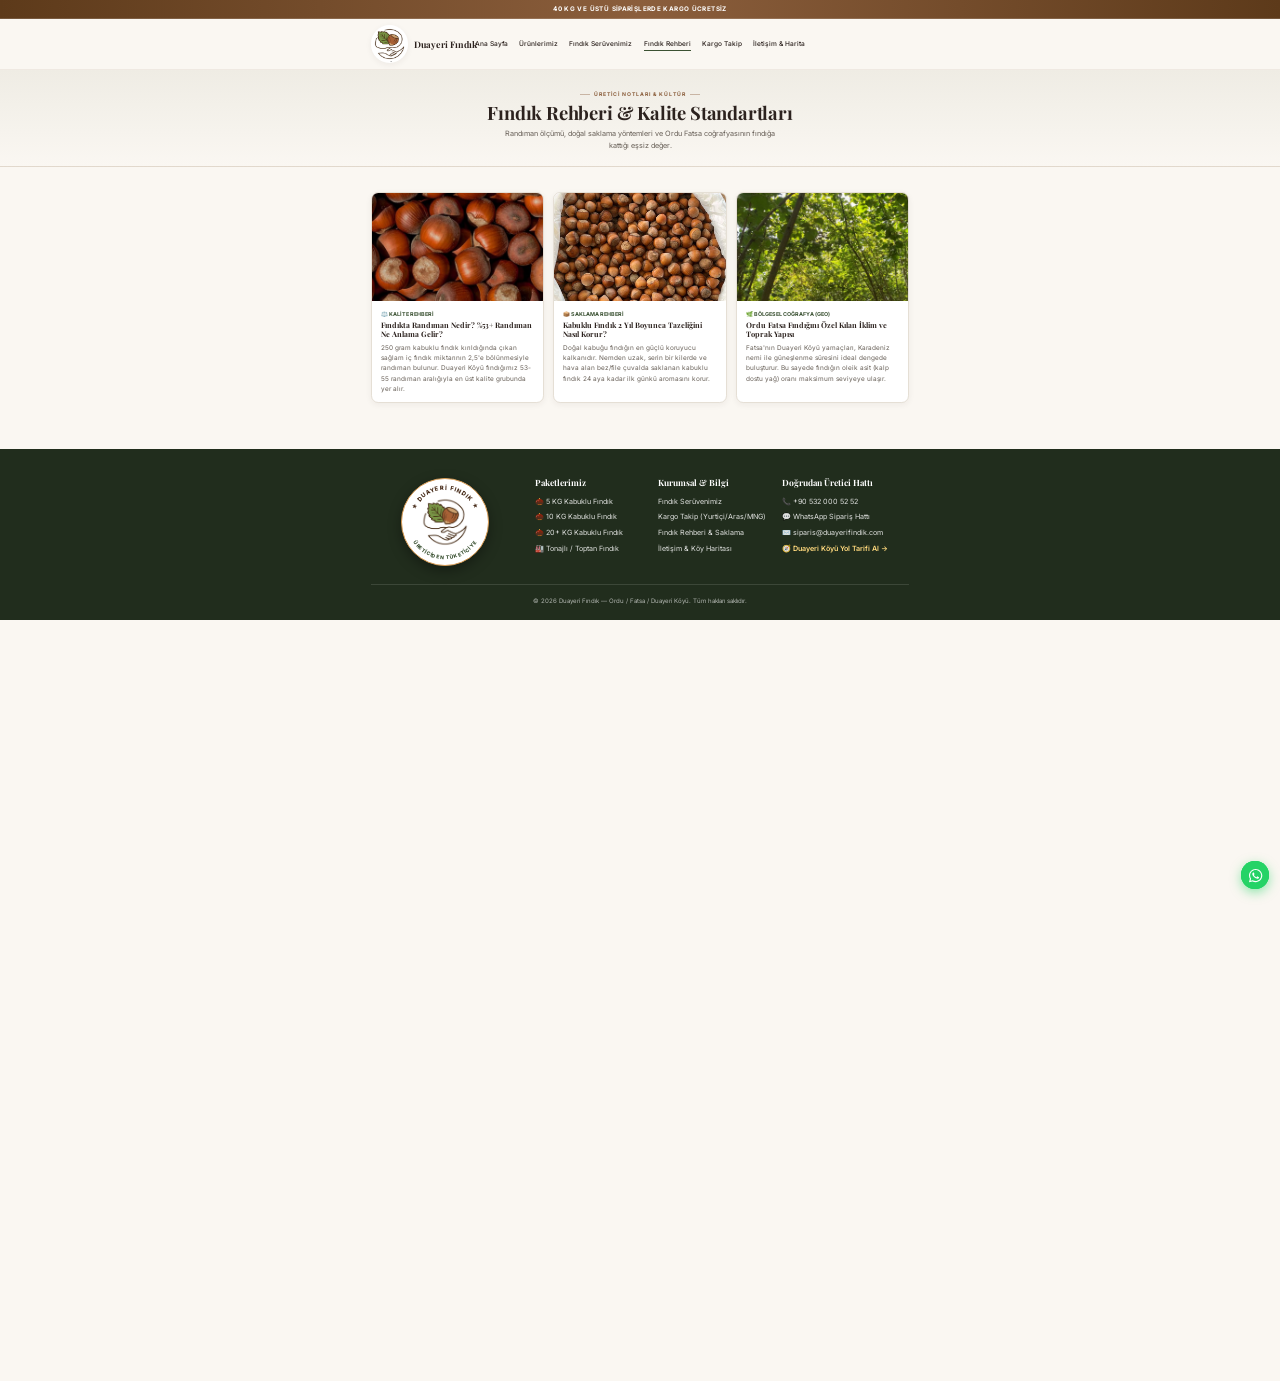
<file: blog.html>
<!DOCTYPE html>
<html lang="tr">
<head>
  <meta charset="UTF-8">
  <meta name="viewport" content="width=device-width, initial-scale=1.0">
  <title>Fındık Rehberi & Blog | Ordu Fatsa Fındık Randımanı, Saklama ve Faydaları</title>
  <meta name="description" content="Ordu Fatsa Duayeri Köyü fındık rehberi: Randıman nasıl hesaplanır, kabuklu fındık nasıl saklanır, fındığın sağlık faydaları ve yeni mahsul fındık nasıl anlaşılır?">
  <meta name="geo.region" content="TR-52">
  <meta name="geo.placename" content="Duayeri Köyü, Fatsa, Ordu, Türkiye">
  <link rel="icon" type="image/x-icon" href="image/favicom/favicon.ico">
  <link rel="preconnect" href="https://fonts.googleapis.com">
  <link rel="preconnect" href="https://fonts.gstatic.com" crossorigin>
  <link href="https://fonts.googleapis.com/css2?family=Inter:wght@400;500;600;700;800&family=Playfair+Display:wght@600;700;800&display=swap" rel="stylesheet">
  <link rel="stylesheet" href="css/style.css">
</head>
<body>

  <div class="top-bar">40 KG VE ÜSTÜ SİPARİŞLERDE KARGO ÜCRETSİZ</div>
  <header class="navbar">
    <div class="container navbar-inner">
      <a href="index.html" class="brand-logo">
        <img src="image/logo.png.png" alt="Duayeri Fındık Logo">
        <div>
          Duayeri Fındık
          <span class="brand-sub">Ordu • Fatsa • Duayeri Köyü</span>
        </div>
      </a>
      <nav class="nav-links">
        <a href="index.html">Ana Sayfa</a>
        <a href="urunler.html">Ürünlerimiz</a>
        <a href="hakkimizda.html">Fındık Serüvenimiz</a>
        <a href="blog.html" class="active">Fındık Rehberi</a>
        <a href="kargo-takip.html">Kargo Takip</a>
        <a href="iletisim.html">İletişim & Harita</a>
      </nav>
      <div class="nav-actions">
        <a href="siparis.html" class="btn btn-primary">Sipariş Ver</a>
        <button class="mobile-menu-toggle" id="mobileMenuToggle" aria-label="Menü">☰</button>
      </div>
    </div>
    <nav class="mobile-nav" id="mobileNav">
      <a href="kargo-takip.html">📦 Kargo Takip</a>
      <a href="iletisim.html">📍 İletişim & Harita</a>
      <a href="siparis.html">🛒 Sipariş Ver</a>
    </nav>
  </header>

  <section class="page-hero">
    <div class="container">
      <span class="page-eyebrow">Üretici Notları & Kültür</span>
      <h1>Fındık Rehberi & Kalite Standartları</h1>
      <p>Randıman ölçümü, doğal saklama yöntemleri ve Ordu Fatsa coğrafyasının fındığa kattığı eşsiz değer.</p>
    </div>
  </section>

  <main style="padding: 3.5rem 0;">
    <div class="container">
      <div class="media-grid">
        <article class="media-card">
          <img src="image/hero-bg.jpg.jpeg" alt="Fındıkta Randıman Nedir ve Nasıl Hesaplanır?">
          <div class="media-card-body">
            <span>⚖️ Kalite Rehberi</span>
            <h4>Fındıkta Randıman Nedir? %53+ Randıman Ne Anlama Gelir?</h4>
            <p style="font-size:0.9rem; color:var(--text-muted); margin-top:0.5rem;">
              250 gram kabuklu fındık kırıldığında çıkan sağlam iç fındık miktarının 2,5'e bölünmesiyle randıman bulunur. Duayeri Köyü fındığımız 53-55 randıman aralığıyla en üst kalite grubunda yer alır.
            </p>
          </div>
        </article>

        <article class="media-card">
          <img src="image/ürün_foto/indir (28).jpeg" alt="Kabuklu Fındık Evde Nasıl Saklanır?">
          <div class="media-card-body">
            <span>📦 Saklama Rehberi</span>
            <h4>Kabuklu Fındık 2 Yıl Boyunca Tazeliğini Nasıl Korur?</h4>
            <p style="font-size:0.9rem; color:var(--text-muted); margin-top:0.5rem;">
              Doğal kabuğu fındığın en güçlü koruyucu kalkanıdır. Nemden uzak, serin bir kilerde ve hava alan bez/file çuvalda saklanan kabuklu fındık 24 aya kadar ilk günkü aromasını korur.
            </p>
          </div>
        </article>

        <article class="media-card">
          <img src="image/ürün_foto/Fındık.jpeg" alt="Ordu Fatsa Duayeri Köyü Fındığının Farkı">
          <div class="media-card-body">
            <span>🌿 Bölgesel Coğrafya (GEO)</span>
            <h4>Ordu Fatsa Fındığını Özel Kılan İklim ve Toprak Yapısı</h4>
            <p style="font-size:0.9rem; color:var(--text-muted); margin-top:0.5rem;">
              Fatsa'nın Duayeri Köyü yamaçları, Karadeniz nemi ile güneşlenme süresini ideal dengede buluşturur. Bu sayede fındığın oleik asit (kalp dostu yağ) oranı maksimum seviyeye ulaşır.
            </p>
          </div>
        </article>
      </div>
    </div>
  </main>

  <footer class="site-footer">
    <div class="container">
      <div class="footer-grid">
        <div class="footer-col" style="display:flex; align-items:center; justify-content:center;">
          <a href="index.html" class="footer-logo-seal" aria-label="Duayeri Fındık - Üreticiden Tüketiciye">
            <img src="image/logo.png.png" alt="Duayeri Fındık">
            <svg viewBox="0 0 200 200" aria-hidden="true">
              <defs>
                <!-- Üst yay: DUAYERİ FINDIK -->
                <path id="footerLogoTopArc" d="M 25,100 A 75,75 0 1,1 175,100" />
                <!-- Alt yay: ÜRETİCİDEN TÜKETİCİYE -->
                <path id="footerLogoBottomArc" d="M 13,100 A 87,87 0 1,0 187,100" />
              </defs>
              <text class="seal-top-text">
                <textPath href="#footerLogoTopArc" startOffset="50%" text-anchor="middle">★ DUAYERİ FINDIK ★</textPath>
              </text>
              <text class="seal-bottom-text">
                <textPath href="#footerLogoBottomArc" startOffset="50%" text-anchor="middle">ÜRETİCİDEN TÜKETİCİYE</textPath>
              </text>
            </svg>
          </a>
        </div>

        <div class="footer-col">
          <h4>Paketlerimiz</h4>
          <ul>
            <li><a href="siparis.html?paket=paket-5kg">🌰 5 KG Kabuklu Fındık</a></li>
            <li><a href="siparis.html?paket=paket-10kg">🌰 10 KG Kabuklu Fındık</a></li>
            <li><a href="siparis.html?paket=paket-20kg">🌰 20+ KG Kabuklu Fındık</a></li>
            <li><a href="siparis.html?paket=paket-tonaj&tip=tonaj">🏭 Tonajlı / Toptan Fındık</a></li>
          </ul>
        </div>

        <div class="footer-col">
          <h4>Kurumsal & Bilgi</h4>
          <ul>
            <li><a href="hakkimizda.html">Fındık Serüvenimiz</a></li>
            <li><a href="kargo-takip.html">Kargo Takip (Yurtiçi/Aras/MNG)</a></li>
            <li><a href="blog.html">Fındık Rehberi & Saklama</a></li>
            <li><a href="iletisim.html">İletişim & Köy Haritası</a></li>
          </ul>
        </div>

        <div class="footer-col">
          <h4>Doğrudan Üretici Hattı</h4>
          <ul>
            <li>📞 <a href="tel:+905320005252" class="js-site-phone">+90 532 000 52 52</a></li>
            <li>💬 <a href="https://wa.me/905320005252" target="_blank" rel="noopener" class="js-whatsapp-link"
                data-track-whatsapp="footer_whatsapp">WhatsApp Sipariş Hattı</a></li>
            <li>✉️ <a href="mailto:siparis@duayerifindik.com" class="js-site-email">siparis@duayerifindik.com</a></li>
            <li>🧭 <a href="iletisim.html#harita-bolumu" style="color:#FFD97D; font-weight:600;">Duayeri Köyü Yol Tarifi
                Al →</a></li>
          </ul>
        </div>
      </div>

      <div class="footer-bottom">
        <span>© 2026 Duayeri Fındık — Ordu / Fatsa / Duayeri Köyü. Tüm hakları saklıdır.</span>
      </div>
    </div>
  </footer>

  <a href="https://wa.me/905320005252" target="_blank" rel="noopener" class="floating-whatsapp js-whatsapp-link" data-track-whatsapp="floating_blog" aria-label="WhatsApp ile Hemen İletişime Geçin">
    <svg xmlns="http://www.w3.org/2000/svg" viewBox="0 0 448 512" aria-hidden="true">
      <path fill="#FFFFFF" d="M380.9 97.1C339 55.1 283.2 32 223.9 32c-122.4 0-222 99.6-222 222 0 39.1 10.2 77.3 29.6 111L0 480l117.7-30.9c32.4 17.7 68.9 27 106.1 27h.1c122.3 0 224.1-99.6 224.1-222 0-59.3-25.2-115-67.1-157zm-157 341.6c-33.2 0-65.7-8.9-94-25.7l-6.7-4-69.8 18.3L72 359.2l-4.4-7c-18.5-29.4-28.2-63.3-28.2-98.2 0-101.7 82.8-184.5 184.6-184.5 49.3 0 95.6 19.2 130.4 54.1 34.8 34.9 56.2 81.2 56.1 130.5 0 101.8-84.9 184.6-186.6 184.6zm101.2-138.2c-5.5-2.8-32.8-16.2-37.9-18-5.1-1.9-8.8-2.8-12.5 2.8-3.7 5.6-14.3 18-17.6 21.8-3.2 3.7-6.5 4.2-12 1.4-32.6-16.3-54-29.1-75.5-66-5.7-9.8 5.7-9.1 16.3-30.3 1.8-3.7.9-6.9-.5-9.7-1.4-2.8-12.5-30.1-17.1-41.2-4.5-10.8-9.1-9.3-12.5-9.5-3.2-.2-6.9-.2-10.6-.2-3.7 0-9.7 1.4-14.8 6.9-5.1 5.6-19.4 19-19.4 46.3 0 27.3 19.9 53.7 22.6 57.4 2.8 3.7 39.1 59.7 94.8 83.8 35.2 15.2 49 16.5 66.6 13.9 10.7-1.6 32.8-13.4 37.4-26.4 4.6-13 4.6-24.1 3.2-26.4-1.3-2.5-5-3.9-10.5-6.6z"/>
    </svg>
  </a>

  <script src="js/data.js"></script>
  <script src="js/tracking.js"></script>
  <script src="js/main.js"></script>
</body>
</html>
</file>
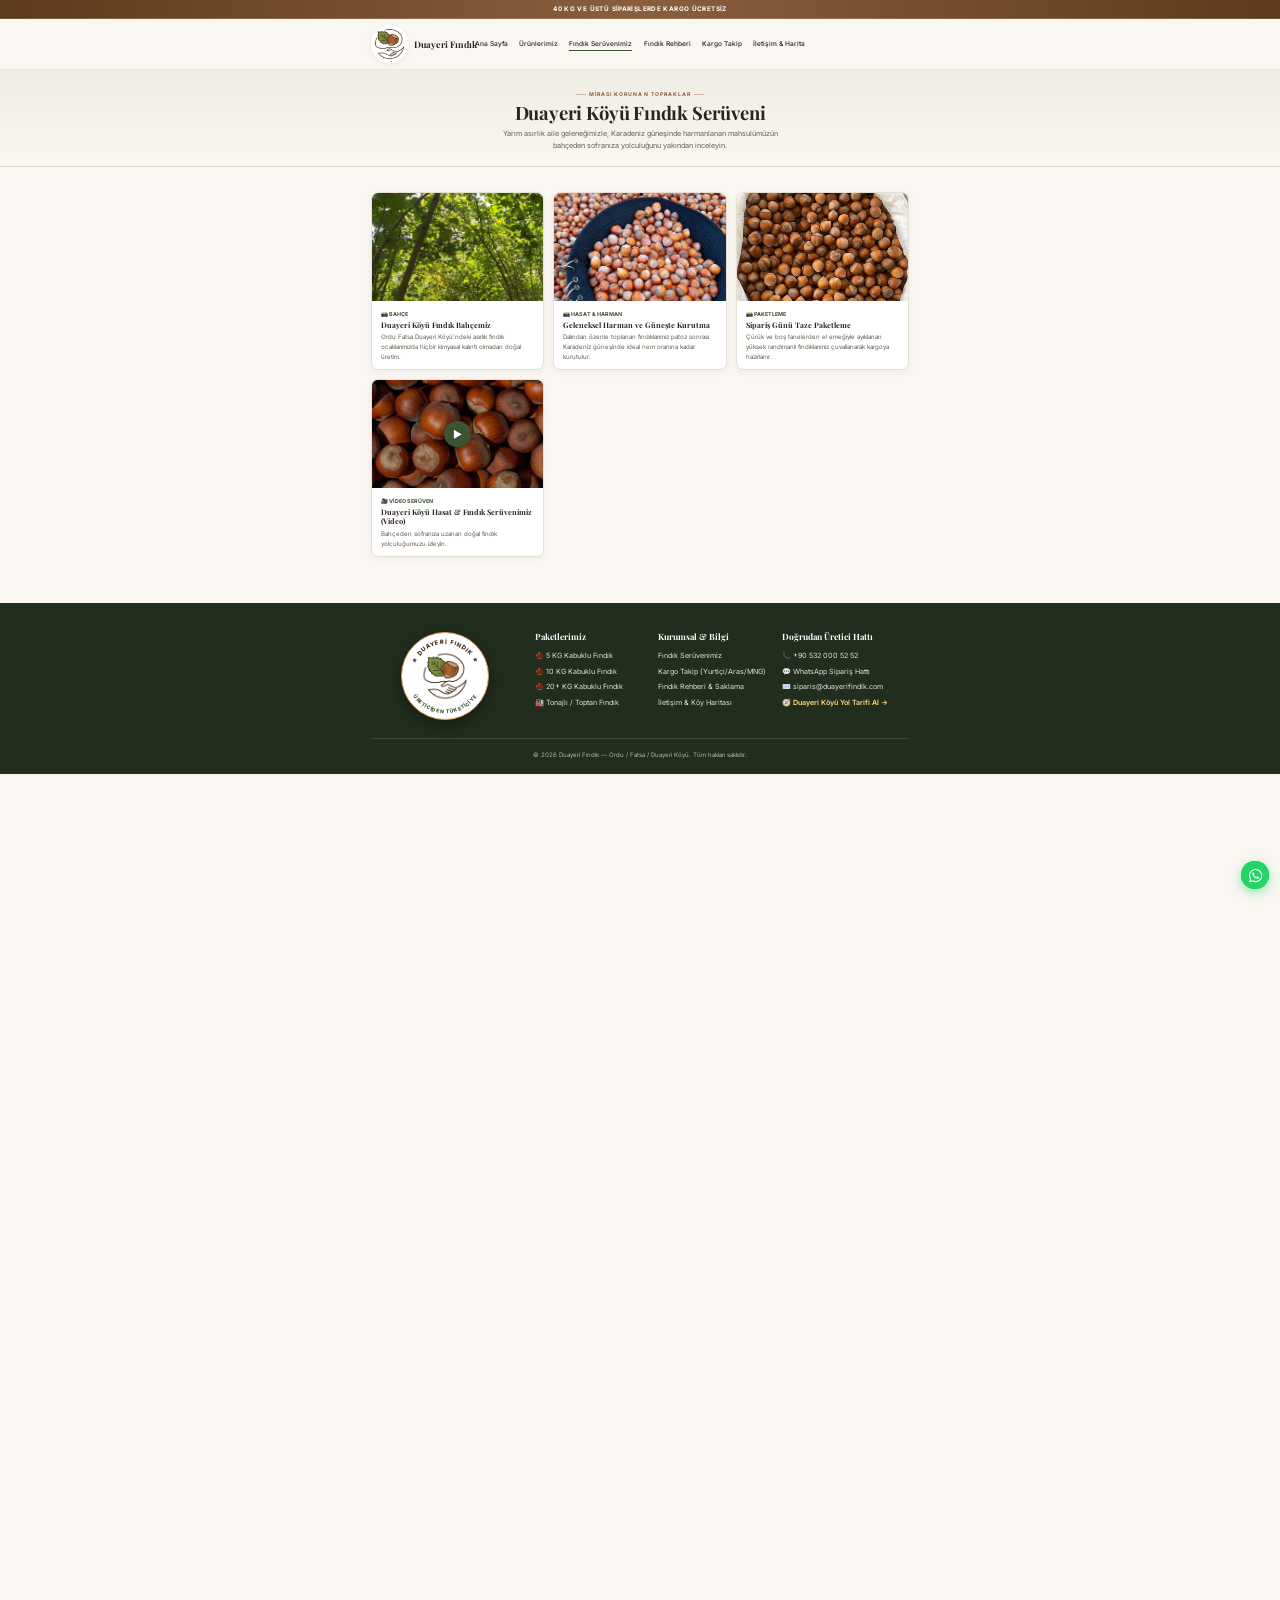
<file: hakkimizda.html>
<!DOCTYPE html>
<html lang="tr">
<head>
  <meta charset="UTF-8">
  <meta name="viewport" content="width=device-width, initial-scale=1.0">
  <title>Fındık Serüvenimiz & Hakkımızda | Duayeri Fındık (Ordu Fatsa Duayeri Köyü)</title>
  <meta name="description" content="Ordu Fatsa Duayeri Köyü'ndeki aile bahçemizden sofranıza uzanan doğal fındık üretim serüvenimiz. Hasat, harman, güneşte kurutma ve taze çuvallama sürecimiz.">
  <meta name="geo.region" content="TR-52">
  <meta name="geo.placename" content="Duayeri Köyü, Fatsa, Ordu, Türkiye">
  <link rel="icon" type="image/x-icon" href="image/favicom/favicon.ico">
  <link rel="preconnect" href="https://fonts.googleapis.com">
  <link rel="preconnect" href="https://fonts.gstatic.com" crossorigin>
  <link href="https://fonts.googleapis.com/css2?family=Inter:wght@400;500;600;700;800&family=Playfair+Display:wght@600;700;800&display=swap" rel="stylesheet">
  <link rel="stylesheet" href="css/style.css">
</head>
<body>

  <div class="top-bar">40 KG VE ÜSTÜ SİPARİŞLERDE KARGO ÜCRETSİZ</div>
  <header class="navbar">
    <div class="container navbar-inner">
      <a href="index.html" class="brand-logo">
        <img src="image/logo.png.png" alt="Duayeri Fındık Logo">
        <div>
          Duayeri Fındık
          <span class="brand-sub">Ordu • Fatsa • Duayeri Köyü</span>
        </div>
      </a>
      <nav class="nav-links">
        <a href="index.html">Ana Sayfa</a>
        <a href="urunler.html">Ürünlerimiz</a>
        <a href="hakkimizda.html" class="active">Fındık Serüvenimiz</a>
        <a href="blog.html">Fındık Rehberi</a>
        <a href="kargo-takip.html">Kargo Takip</a>
        <a href="iletisim.html">İletişim & Harita</a>
      </nav>
      <div class="nav-actions">
        <a href="siparis.html" class="btn btn-primary">Sipariş Ver</a>
        <button class="mobile-menu-toggle" id="mobileMenuToggle" aria-label="Menü">☰</button>
      </div>
    </div>
    <nav class="mobile-nav" id="mobileNav">
      <a href="kargo-takip.html">📦 Kargo Takip</a>
      <a href="iletisim.html">📍 İletişim & Harita</a>
      <a href="siparis.html">🛒 Sipariş Ver</a>
    </nav>
  </header>

  <section class="page-hero">
    <div class="container">
      <span class="page-eyebrow">Mirası Korunan Topraklar</span>
      <h1>Duayeri Köyü Fındık Serüveni</h1>
      <p>Yarım asırlık aile geleneğimizle, Karadeniz güneşinde harmanlanan mahsulümüzün bahçeden sofranıza yolculuğunu yakından inceleyin.</p>
    </div>
  </section>

  <main style="padding: 3.5rem 0;" id="galeri-vitrin">
    <div class="container">
      <!-- Fotoğraf & Video Serüven Galerisi -->
      <div class="media-grid" id="galleryMediaContainer"></div>
    </div>
  </main>

  <footer class="site-footer">
    <div class="container">
      <div class="footer-grid">
        <div class="footer-col" style="display:flex; align-items:center; justify-content:center;">
          <a href="index.html" class="footer-logo-seal" aria-label="Duayeri Fındık - Üreticiden Tüketiciye">
            <img src="image/logo.png.png" alt="Duayeri Fındık">
            <svg viewBox="0 0 200 200" aria-hidden="true">
              <defs>
                <!-- Üst yay: DUAYERİ FINDIK -->
                <path id="footerLogoTopArc" d="M 25,100 A 75,75 0 1,1 175,100" />
                <!-- Alt yay: ÜRETİCİDEN TÜKETİCİYE -->
                <path id="footerLogoBottomArc" d="M 13,100 A 87,87 0 1,0 187,100" />
              </defs>
              <text class="seal-top-text">
                <textPath href="#footerLogoTopArc" startOffset="50%" text-anchor="middle">★ DUAYERİ FINDIK ★</textPath>
              </text>
              <text class="seal-bottom-text">
                <textPath href="#footerLogoBottomArc" startOffset="50%" text-anchor="middle">ÜRETİCİDEN TÜKETİCİYE</textPath>
              </text>
            </svg>
          </a>
        </div>

        <div class="footer-col">
          <h4>Paketlerimiz</h4>
          <ul>
            <li><a href="siparis.html?paket=paket-5kg">🌰 5 KG Kabuklu Fındık</a></li>
            <li><a href="siparis.html?paket=paket-10kg">🌰 10 KG Kabuklu Fındık</a></li>
            <li><a href="siparis.html?paket=paket-20kg">🌰 20+ KG Kabuklu Fındık</a></li>
            <li><a href="siparis.html?paket=paket-tonaj&tip=tonaj">🏭 Tonajlı / Toptan Fındık</a></li>
          </ul>
        </div>

        <div class="footer-col">
          <h4>Kurumsal & Bilgi</h4>
          <ul>
            <li><a href="hakkimizda.html">Fındık Serüvenimiz</a></li>
            <li><a href="kargo-takip.html">Kargo Takip (Yurtiçi/Aras/MNG)</a></li>
            <li><a href="blog.html">Fındık Rehberi & Saklama</a></li>
            <li><a href="iletisim.html">İletişim & Köy Haritası</a></li>
          </ul>
        </div>

        <div class="footer-col">
          <h4>Doğrudan Üretici Hattı</h4>
          <ul>
            <li>📞 <a href="tel:+905320005252" class="js-site-phone">+90 532 000 52 52</a></li>
            <li>💬 <a href="https://wa.me/905320005252" target="_blank" rel="noopener" class="js-whatsapp-link"
                data-track-whatsapp="footer_whatsapp">WhatsApp Sipariş Hattı</a></li>
            <li>✉️ <a href="mailto:siparis@duayerifindik.com" class="js-site-email">siparis@duayerifindik.com</a></li>
            <li>🧭 <a href="iletisim.html#harita-bolumu" style="color:#FFD97D; font-weight:600;">Duayeri Köyü Yol Tarifi
                Al →</a></li>
          </ul>
        </div>
      </div>

      <div class="footer-bottom">
        <span>© 2026 Duayeri Fındık — Ordu / Fatsa / Duayeri Köyü. Tüm hakları saklıdır.</span>
      </div>
    </div>
  </footer>

  <a href="https://wa.me/905320005252" target="_blank" rel="noopener" class="floating-whatsapp js-whatsapp-link" data-track-whatsapp="floating_hakkimizda" aria-label="WhatsApp ile Hemen İletişime Geçin">
    <svg xmlns="http://www.w3.org/2000/svg" viewBox="0 0 448 512" aria-hidden="true">
      <path fill="#FFFFFF" d="M380.9 97.1C339 55.1 283.2 32 223.9 32c-122.4 0-222 99.6-222 222 0 39.1 10.2 77.3 29.6 111L0 480l117.7-30.9c32.4 17.7 68.9 27 106.1 27h.1c122.3 0 224.1-99.6 224.1-222 0-59.3-25.2-115-67.1-157zm-157 341.6c-33.2 0-65.7-8.9-94-25.7l-6.7-4-69.8 18.3L72 359.2l-4.4-7c-18.5-29.4-28.2-63.3-28.2-98.2 0-101.7 82.8-184.5 184.6-184.5 49.3 0 95.6 19.2 130.4 54.1 34.8 34.9 56.2 81.2 56.1 130.5 0 101.8-84.9 184.6-186.6 184.6zm101.2-138.2c-5.5-2.8-32.8-16.2-37.9-18-5.1-1.9-8.8-2.8-12.5 2.8-3.7 5.6-14.3 18-17.6 21.8-3.2 3.7-6.5 4.2-12 1.4-32.6-16.3-54-29.1-75.5-66-5.7-9.8 5.7-9.1 16.3-30.3 1.8-3.7.9-6.9-.5-9.7-1.4-2.8-12.5-30.1-17.1-41.2-4.5-10.8-9.1-9.3-12.5-9.5-3.2-.2-6.9-.2-10.6-.2-3.7 0-9.7 1.4-14.8 6.9-5.1 5.6-19.4 19-19.4 46.3 0 27.3 19.9 53.7 22.6 57.4 2.8 3.7 39.1 59.7 94.8 83.8 35.2 15.2 49 16.5 66.6 13.9 10.7-1.6 32.8-13.4 37.4-26.4 4.6-13 4.6-24.1 3.2-26.4-1.3-2.5-5-3.9-10.5-6.6z"/>
    </svg>
  </a>

  <script src="js/data.js"></script>
  <script src="js/tracking.js"></script>
  <script src="js/main.js"></script>
</body>
</html>
</file>
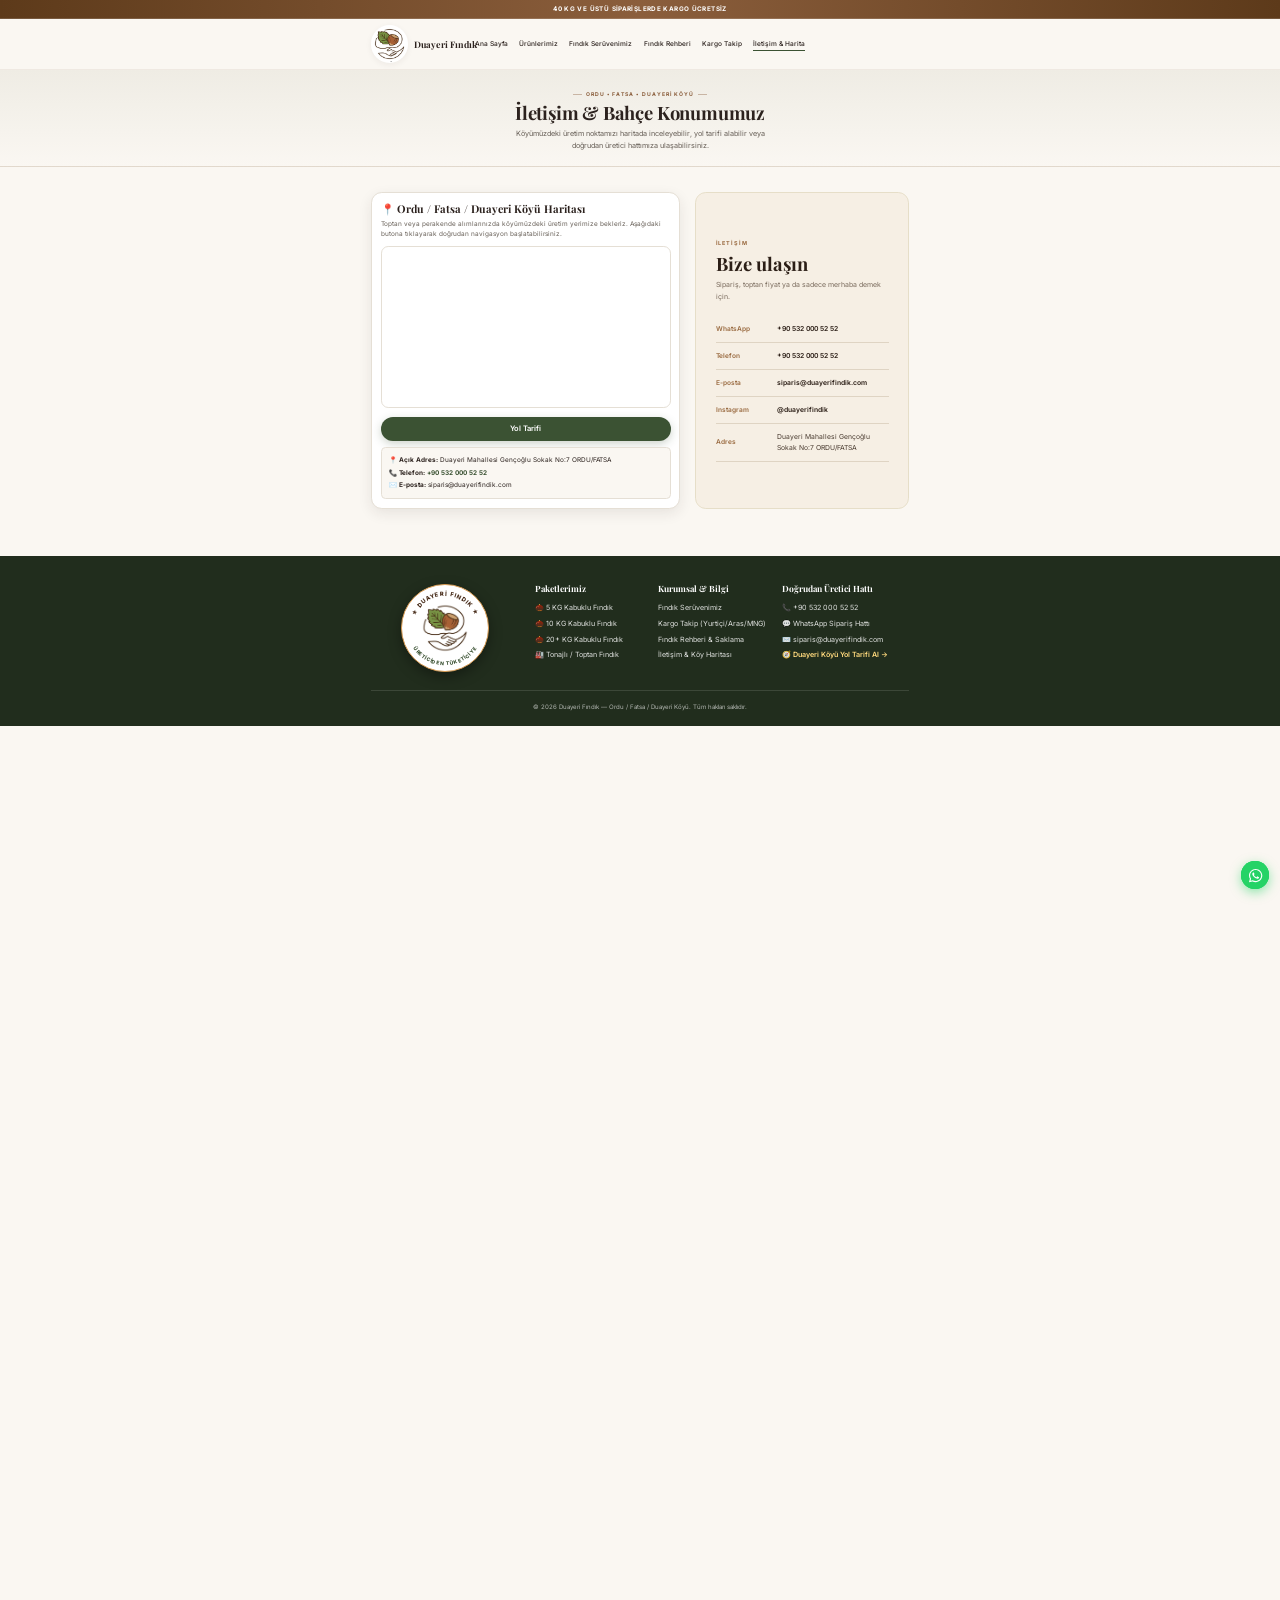
<file: iletisim.html>
<!DOCTYPE html>
<html lang="tr">

<head>
  <meta charset="UTF-8">
  <meta name="viewport" content="width=device-width, initial-scale=1.0">
  <title>İletişim & Ordu Fatsa Duayeri Köyü Harita / Yol Tarifi | Duayeri Fındık</title>
  <meta name="description"
    content="Ordu Fatsa Duayeri Köyü fındık bahçemiz ve satış noktamızın harita konumu, yol tarifi, telefon ve WhatsApp iletişim bilgileri.">
  <meta name="geo.region" content="TR-52">
  <meta name="geo.placename" content="Duayeri Köyü, Fatsa, Ordu, Türkiye">
  <meta name="geo.position" content="40.9850;37.4850">
  <meta name="ICBM" content="40.9850, 37.4850">
  <link rel="icon" type="image/x-icon" href="image/favicom/favicon.ico">
  <link rel="preconnect" href="https://fonts.googleapis.com">
  <link rel="preconnect" href="https://fonts.gstatic.com" crossorigin>
  <link
    href="https://fonts.googleapis.com/css2?family=Inter:wght@400;500;600;700;800&family=Playfair+Display:wght@600;700;800&display=swap"
    rel="stylesheet">
  <link rel="stylesheet" href="css/style.css">
</head>

<body>

  <div class="top-bar">40 KG VE ÜSTÜ SİPARİŞLERDE KARGO ÜCRETSİZ</div>
  <header class="navbar">
    <div class="container navbar-inner">
      <a href="index.html" class="brand-logo">
        <img src="image/logo.png.png" alt="Duayeri Fındık Logo">
        <div>
          Duayeri Fındık
          <span class="brand-sub">Ordu • Fatsa • Duayeri Köyü</span>
        </div>
      </a>
      <nav class="nav-links">
        <a href="index.html">Ana Sayfa</a>
        <a href="urunler.html">Ürünlerimiz</a>
        <a href="hakkimizda.html">Fındık Serüvenimiz</a>
        <a href="blog.html">Fındık Rehberi</a>
        <a href="kargo-takip.html">Kargo Takip</a>
        <a href="iletisim.html" class="active">İletişim & Harita</a>
      </nav>
      <div class="nav-actions">
        <a href="siparis.html" class="btn btn-primary">Sipariş Ver</a>
        <button class="mobile-menu-toggle" id="mobileMenuToggle" aria-label="Menü">☰</button>
      </div>
    </div>
    <nav class="mobile-nav" id="mobileNav">
      <a href="kargo-takip.html">📦 Kargo Takip</a>
      <a href="iletisim.html" class="active">📍 İletişim & Harita</a>
      <a href="siparis.html">🛒 Sipariş Ver</a>
    </nav>
  </header>

  <section class="page-hero">
    <div class="container">
      <span class="page-eyebrow">Ordu • Fatsa • Duayeri Köyü</span>
      <h1>İletişim & Bahçe Konumumuz</h1>
      <p>Köyümüzdeki üretim noktamızı haritada inceleyebilir, yol tarifi alabilir veya doğrudan üretici hattımıza
        ulaşabilirsiniz.</p>
    </div>
  </section>

  <main style="padding: 3.5rem 0;">
    <div class="container">
      <div class="two-col-page-layout">

        <!-- Sol: 🗺️ Ordu Fatsa Duayeri Köyü Google Maps Haritası + Altında Yol Tarifi Butonu -->
        <div class="map-card" id="harita-bolumu">
          <h2 style="margin-bottom:0.5rem;">📍 Ordu / Fatsa / Duayeri Köyü Haritası</h2>
          <p style="font-size:0.9rem; color:var(--text-muted); margin-bottom:1rem;">
            Toptan veya perakende alımlarınızda köyümüzdeki üretim yerimize bekleriz. Aşağıdaki butona tıklayarak
            doğrudan navigasyon başlatabilirsiniz.
          </p>

          <!-- Google Maps Iframe -->
          <div class="map-frame-wrap">
            <iframe src="https://maps.google.com/maps?q=Duayeri%20Fatsa%20Ordu&t=&z=13&ie=UTF8&iwloc=&output=embed"
              title="Ordu Fatsa Duayeri Köyü Harita Konumu" loading="lazy" referrerpolicy="no-referrer-when-downgrade"
              allowfullscreen>
            </iframe>
          </div>

          <!-- 🧭 Haritanın Altında Yol Tarifi Butonu -->
          <div style="display:flex; flex-direction:column; gap:0.75rem;">
            <a href="https://www.google.com/maps/dir/?api=1&destination=Duayeri,Fatsa,Ordu" target="_blank"
              rel="noopener" class="btn btn-primary" style="width:100%; font-size:1.05rem;">
              Yol Tarifi
            </a>

            <div
              style="background:var(--bg-cream); border:1px solid var(--border-color); border-radius:var(--radius-sm); padding:1rem; font-size:0.9rem;">
              <p><strong>📍 Açık Adres:</strong> <span class="js-site-address">Duayeri Mahallesi Gençoğlu Sokak No:7
                  ORDU/FATSA</span></p>
              <p style="margin-top:0.35rem;"><strong>📞 Telefon:</strong> <a href="tel:+905320005252"
                  class="js-site-phone" style="color:var(--primary); font-weight:700;">+90 532 000 52 52</a></p>
              <p style="margin-top:0.35rem;"><strong>✉️ E-posta:</strong> <a href="mailto:siparis@duayerifindik.com"
                  class="js-site-email">siparis@duayerifindik.com</a></p>
            </div>
          </div>
        </div>

        <!-- Sağ: Bize Ulaşın (Minimal İletişim Bilgileri) -->
        <div class="contact-minimal-box">
          <span class="contact-minimal-eyebrow">İLETİŞİM</span>
          <h2 class="contact-minimal-title">Bize ulaşın</h2>
          <p class="contact-minimal-sub">Sipariş, toptan fiyat ya da sadece merhaba demek için.</p>

          <div class="contact-minimal-list">
            <div class="contact-minimal-row">
              <span class="contact-minimal-label">WhatsApp</span>
              <span class="contact-minimal-val">
                <a href="https://wa.me/905320005252" target="_blank" rel="noopener"
                  class="js-whatsapp-cta js-site-phone" data-wa-loc="contact_page_table">0 532 000 52 52</a>
              </span>
            </div>

            <div class="contact-minimal-row">
              <span class="contact-minimal-label">Telefon</span>
              <span class="contact-minimal-val">
                <a href="tel:+905320005252" class="js-site-phone">0 532 000 52 52</a>
              </span>
            </div>

            <div class="contact-minimal-row">
              <span class="contact-minimal-label">E-posta</span>
              <span class="contact-minimal-val">
                <a href="mailto:info@duayerifindik.com" class="js-site-email">info@duayerifindik.com</a>
              </span>
            </div>

            <div class="contact-minimal-row">
              <span class="contact-minimal-label">Instagram</span>
              <span class="contact-minimal-val">
                <a href="https://instagram.com/duayerifindik" target="_blank" rel="noopener">@duayerifindik</a>
              </span>
            </div>

            <div class="contact-minimal-row">
              <span class="contact-minimal-label">Adres</span>
              <span class="contact-minimal-val address-val js-site-address">Duayeri Mahallesi Gençoğlu Sokak No:7
                ORDU/FATSA</span>
            </div>
          </div>
        </div>

      </div>
    </div>
  </main>

  <footer class="site-footer">
    <div class="container">
      <div class="footer-grid">
        <div class="footer-col" style="display:flex; align-items:center; justify-content:center;">
          <a href="index.html" class="footer-logo-seal" aria-label="Duayeri Fındık - Üreticiden Tüketiciye">
            <img src="image/logo.png.png" alt="Duayeri Fındık">
            <svg viewBox="0 0 200 200" aria-hidden="true">
              <defs>
                <!-- Üst yay: DUAYERİ FINDIK -->
                <path id="footerLogoTopArc" d="M 25,100 A 75,75 0 1,1 175,100" />
                <!-- Alt yay: ÜRETİCİDEN TÜKETİCİYE -->
                <path id="footerLogoBottomArc" d="M 13,100 A 87,87 0 1,0 187,100" />
              </defs>
              <text class="seal-top-text">
                <textPath href="#footerLogoTopArc" startOffset="50%" text-anchor="middle">★ DUAYERİ FINDIK ★</textPath>
              </text>
              <text class="seal-bottom-text">
                <textPath href="#footerLogoBottomArc" startOffset="50%" text-anchor="middle">ÜRETİCİDEN TÜKETİCİYE
                </textPath>
              </text>
            </svg>
          </a>
        </div>

        <div class="footer-col">
          <h4>Paketlerimiz</h4>
          <ul>
            <li><a href="siparis.html?paket=paket-5kg">🌰 5 KG Kabuklu Fındık</a></li>
            <li><a href="siparis.html?paket=paket-10kg">🌰 10 KG Kabuklu Fındık</a></li>
            <li><a href="siparis.html?paket=paket-20kg">🌰 20+ KG Kabuklu Fındık</a></li>
            <li><a href="siparis.html?paket=paket-tonaj&tip=tonaj">🏭 Tonajlı / Toptan Fındık</a></li>
          </ul>
        </div>

        <div class="footer-col">
          <h4>Kurumsal & Bilgi</h4>
          <ul>
            <li><a href="hakkimizda.html">Fındık Serüvenimiz</a></li>
            <li><a href="kargo-takip.html">Kargo Takip (Yurtiçi/Aras/MNG)</a></li>
            <li><a href="blog.html">Fındık Rehberi & Saklama</a></li>
            <li><a href="iletisim.html">İletişim & Köy Haritası</a></li>
          </ul>
        </div>

        <div class="footer-col">
          <h4>Doğrudan Üretici Hattı</h4>
          <ul>
            <li>📞 <a href="tel:+905320005252" class="js-site-phone">+90 532 000 52 52</a></li>
            <li>💬 <a href="https://wa.me/905320005252" target="_blank" rel="noopener" class="js-whatsapp-link"
                data-track-whatsapp="footer_whatsapp">WhatsApp Sipariş Hattı</a></li>
            <li>✉️ <a href="mailto:siparis@duayerifindik.com" class="js-site-email">siparis@duayerifindik.com</a></li>
            <li>🧭 <a href="iletisim.html#harita-bolumu" style="color:#FFD97D; font-weight:600;">Duayeri Köyü Yol Tarifi
                Al →</a></li>
          </ul>
        </div>
      </div>

      <div class="footer-bottom">
        <span>© 2026 Duayeri Fındık — Ordu / Fatsa / Duayeri Köyü. Tüm hakları saklıdır.</span>
      </div>
    </div>
  </footer>

  <a href="https://wa.me/905320005252" target="_blank" rel="noopener" class="floating-whatsapp js-whatsapp-link"
    data-track-whatsapp="floating_iletisim" aria-label="WhatsApp ile Hemen İletişime Geçin">
    <svg xmlns="http://www.w3.org/2000/svg" viewBox="0 0 448 512" aria-hidden="true">
      <path fill="#FFFFFF"
        d="M380.9 97.1C339 55.1 283.2 32 223.9 32c-122.4 0-222 99.6-222 222 0 39.1 10.2 77.3 29.6 111L0 480l117.7-30.9c32.4 17.7 68.9 27 106.1 27h.1c122.3 0 224.1-99.6 224.1-222 0-59.3-25.2-115-67.1-157zm-157 341.6c-33.2 0-65.7-8.9-94-25.7l-6.7-4-69.8 18.3L72 359.2l-4.4-7c-18.5-29.4-28.2-63.3-28.2-98.2 0-101.7 82.8-184.5 184.6-184.5 49.3 0 95.6 19.2 130.4 54.1 34.8 34.9 56.2 81.2 56.1 130.5 0 101.8-84.9 184.6-186.6 184.6zm101.2-138.2c-5.5-2.8-32.8-16.2-37.9-18-5.1-1.9-8.8-2.8-12.5 2.8-3.7 5.6-14.3 18-17.6 21.8-3.2 3.7-6.5 4.2-12 1.4-32.6-16.3-54-29.1-75.5-66-5.7-9.8 5.7-9.1 16.3-30.3 1.8-3.7.9-6.9-.5-9.7-1.4-2.8-12.5-30.1-17.1-41.2-4.5-10.8-9.1-9.3-12.5-9.5-3.2-.2-6.9-.2-10.6-.2-3.7 0-9.7 1.4-14.8 6.9-5.1 5.6-19.4 19-19.4 46.3 0 27.3 19.9 53.7 22.6 57.4 2.8 3.7 39.1 59.7 94.8 83.8 35.2 15.2 49 16.5 66.6 13.9 10.7-1.6 32.8-13.4 37.4-26.4 4.6-13 4.6-24.1 3.2-26.4-1.3-2.5-5-3.9-10.5-6.6z" />
    </svg>
  </a>

  <script src="js/data.js"></script>
  <script src="js/tracking.js"></script>
  <script src="js/main.js"></script>
</body>

</html>
</file>
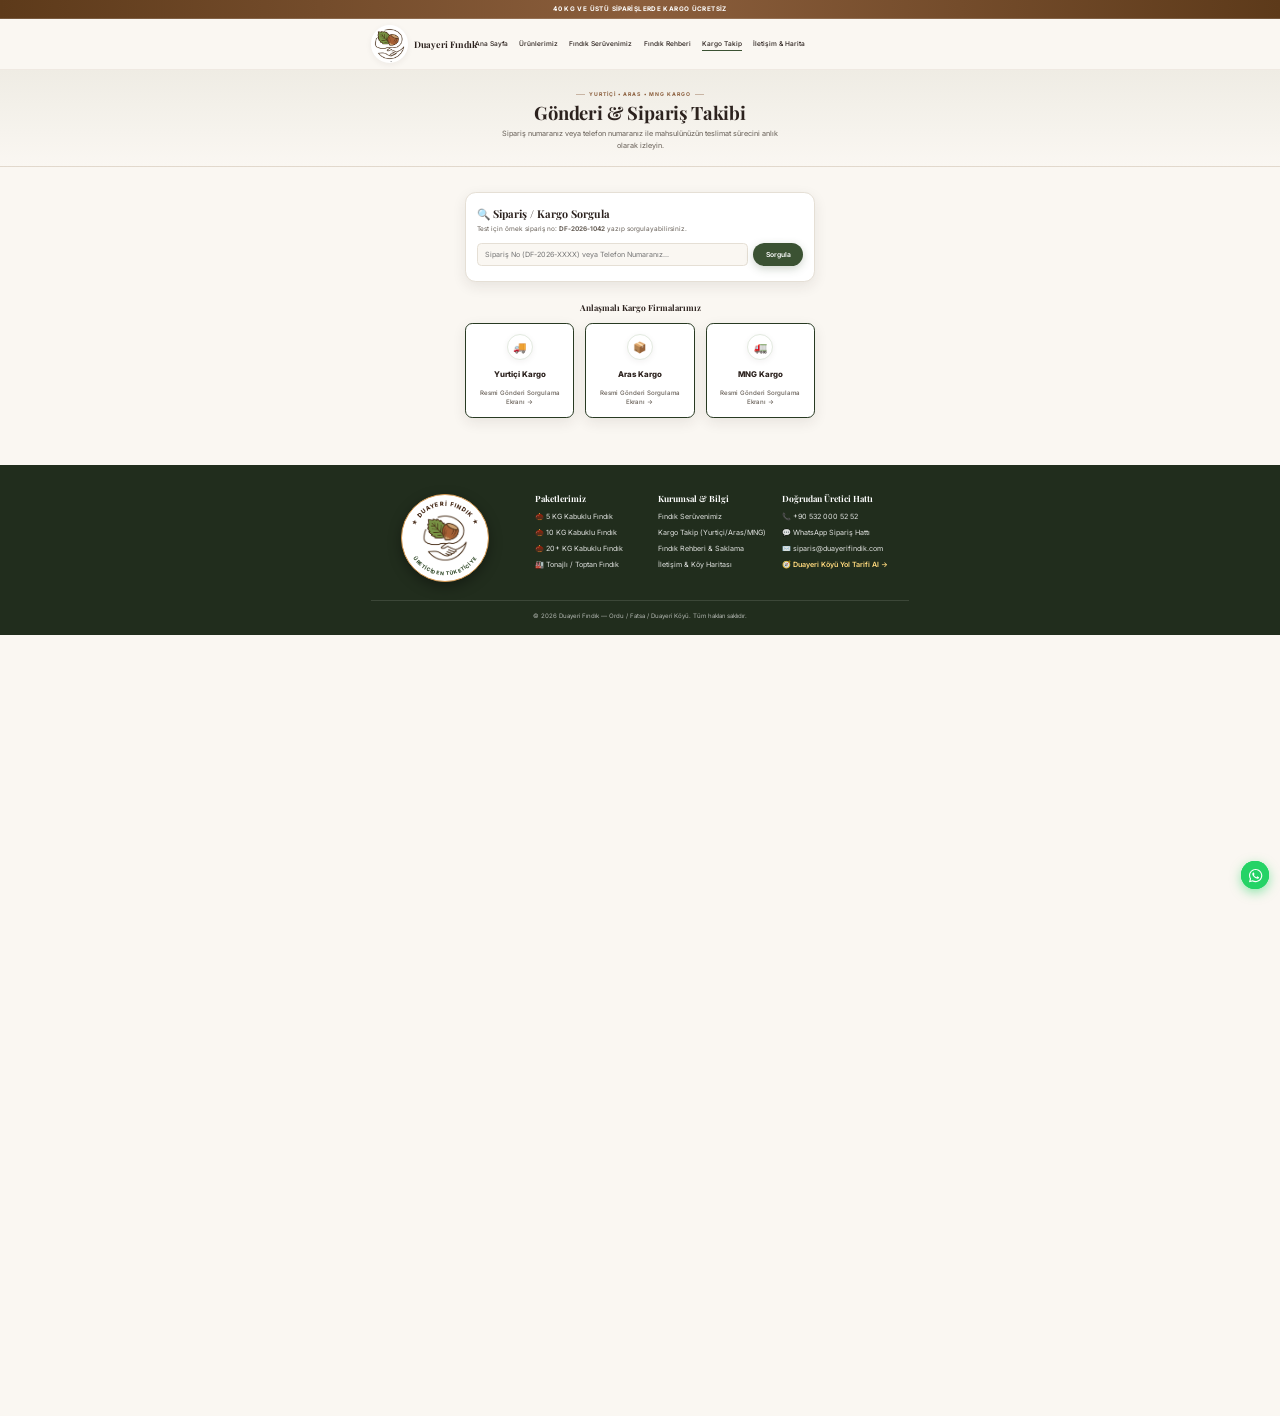
<file: kargo-takip.html>
<!DOCTYPE html>
<html lang="tr">
<head>
  <meta charset="UTF-8">
  <meta name="viewport" content="width=device-width, initial-scale=1.0">
  <title>Kargo Takip & Sipariş Sorgulama | Duayeri Fındık (Yurtiçi / Aras / MNG)</title>
  <meta name="description" content="Duayeri Fındık sipariş ve kargo takip ekranı. Sipariş numaranız veya telefon numaranız ile Yurtiçi Kargo, Aras Kargo ve MNG Kargo gönderi durumunuzu sorgulayın.">
  <link rel="icon" type="image/x-icon" href="image/favicom/favicon.ico">
  <link rel="preconnect" href="https://fonts.googleapis.com">
  <link rel="preconnect" href="https://fonts.gstatic.com" crossorigin>
  <link href="https://fonts.googleapis.com/css2?family=Inter:wght@400;500;600;700;800&family=Playfair+Display:wght@600;700;800&display=swap" rel="stylesheet">
  <link rel="stylesheet" href="css/style.css">
</head>
<body>

  <div class="top-bar">40 KG VE ÜSTÜ SİPARİŞLERDE KARGO ÜCRETSİZ</div>
  <header class="navbar">
    <div class="container navbar-inner">
      <a href="index.html" class="brand-logo">
        <img src="image/logo.png.png" alt="Duayeri Fındık Logo">
        <div>
          Duayeri Fındık
          <span class="brand-sub">Ordu • Fatsa • Duayeri Köyü</span>
        </div>
      </a>
      <nav class="nav-links">
        <a href="index.html">Ana Sayfa</a>
        <a href="urunler.html">Ürünlerimiz</a>
        <a href="hakkimizda.html">Fındık Serüvenimiz</a>
        <a href="blog.html">Fındık Rehberi</a>
        <a href="kargo-takip.html" class="active">Kargo Takip</a>
        <a href="iletisim.html">İletişim & Harita</a>
      </nav>
      <div class="nav-actions">
        <a href="siparis.html" class="btn btn-primary">Sipariş Ver</a>
        <button class="mobile-menu-toggle" id="mobileMenuToggle" aria-label="Menü">☰</button>
      </div>
    </div>
    <nav class="mobile-nav" id="mobileNav">
      <a href="kargo-takip.html" class="active">📦 Kargo Takip</a>
      <a href="iletisim.html">📍 İletişim & Harita</a>
      <a href="siparis.html">🛒 Sipariş Ver</a>
    </nav>
  </header>

  <section class="page-hero">
    <div class="container">
      <span class="page-eyebrow">Yurtiçi • Aras • MNG Kargo</span>
      <h1>Gönderi & Sipariş Takibi</h1>
      <p>Sipariş numaranız veya telefon numaranız ile mahsulünüzün teslimat sürecini anlık olarak izleyin.</p>
    </div>
  </section>

  <main style="padding: 3.5rem 0;">
    <div class="container" style="max-width: 820px;">
      <div class="form-card">
        <h2 style="margin-bottom:0.5rem;">🔍 Sipariş / Kargo Sorgula</h2>
        <p style="font-size:0.9rem; color:var(--text-muted); margin-bottom:1.25rem;">
          Test için örnek sipariş no: <strong>DF-2026-1042</strong> yazıp sorgulayabilirsiniz.
        </p>

        <form id="cargoSearchForm" style="display:flex; flex-wrap:wrap; gap:0.75rem;">
          <input type="text" id="cargoQueryInput" class="form-control" style="flex:1; min-width:220px;" placeholder="Sipariş No (DF-2026-XXXX) veya Telefon Numaranız..." required>
          <button type="submit" class="btn btn-primary">Sorgula</button>
        </form>
      </div>

      <div id="cargoResultContainer"></div>

      <!-- Hızlı Kargo Firması Direkt Sorgulama Kارتları -->
      <div style="margin-top:3rem;">
        <h3 style="text-align:center; margin-bottom:1.25rem;">Anlaşmalı Kargo Firmalarımız</h3>
        <div class="kg-cards-grid" style="grid-template-columns:repeat(auto-fit, minmax(220px, 1fr));">
          <a href="https://www.yurticikargo.com/tr/online-servisler/gonderi-sorgula" target="_blank" rel="noopener" class="kg-card">
            <div class="kg-card-icon">🚚</div>
            <h3 style="font-size:1.1rem;">Yurtiçi Kargo</h3>
            <p>Resmi Gönderi Sorgulama Ekranı →</p>
          </a>
          <a href="https://kargotakip.araskargo.com.tr/" target="_blank" rel="noopener" class="kg-card">
            <div class="kg-card-icon">📦</div>
            <h3 style="font-size:1.1rem;">Aras Kargo</h3>
            <p>Resmi Gönderi Sorgulama Ekranı →</p>
          </a>
          <a href="https://www.mngkargo.com.tr/gonderi-takip" target="_blank" rel="noopener" class="kg-card">
            <div class="kg-card-icon">🚛</div>
            <h3 style="font-size:1.1rem;">MNG Kargo</h3>
            <p>Resmi Gönderi Sorgulama Ekranı →</p>
          </a>
        </div>
      </div>
    </div>
  </main>

  <footer class="site-footer">
    <div class="container">
      <div class="footer-grid">
        <div class="footer-col" style="display:flex; align-items:center; justify-content:center;">
          <a href="index.html" class="footer-logo-seal" aria-label="Duayeri Fındık - Üreticiden Tüketiciye">
            <img src="image/logo.png.png" alt="Duayeri Fındık">
            <svg viewBox="0 0 200 200" aria-hidden="true">
              <defs>
                <!-- Üst yay: DUAYERİ FINDIK -->
                <path id="footerLogoTopArc" d="M 25,100 A 75,75 0 1,1 175,100" />
                <!-- Alt yay: ÜRETİCİDEN TÜKETİCİYE -->
                <path id="footerLogoBottomArc" d="M 13,100 A 87,87 0 1,0 187,100" />
              </defs>
              <text class="seal-top-text">
                <textPath href="#footerLogoTopArc" startOffset="50%" text-anchor="middle">★ DUAYERİ FINDIK ★</textPath>
              </text>
              <text class="seal-bottom-text">
                <textPath href="#footerLogoBottomArc" startOffset="50%" text-anchor="middle">ÜRETİCİDEN TÜKETİCİYE</textPath>
              </text>
            </svg>
          </a>
        </div>

        <div class="footer-col">
          <h4>Paketlerimiz</h4>
          <ul>
            <li><a href="siparis.html?paket=paket-5kg">🌰 5 KG Kabuklu Fındık</a></li>
            <li><a href="siparis.html?paket=paket-10kg">🌰 10 KG Kabuklu Fındık</a></li>
            <li><a href="siparis.html?paket=paket-20kg">🌰 20+ KG Kabuklu Fındık</a></li>
            <li><a href="siparis.html?paket=paket-tonaj&tip=tonaj">🏭 Tonajlı / Toptan Fındık</a></li>
          </ul>
        </div>

        <div class="footer-col">
          <h4>Kurumsal & Bilgi</h4>
          <ul>
            <li><a href="hakkimizda.html">Fındık Serüvenimiz</a></li>
            <li><a href="kargo-takip.html">Kargo Takip (Yurtiçi/Aras/MNG)</a></li>
            <li><a href="blog.html">Fındık Rehberi & Saklama</a></li>
            <li><a href="iletisim.html">İletişim & Köy Haritası</a></li>
          </ul>
        </div>

        <div class="footer-col">
          <h4>Doğrudan Üretici Hattı</h4>
          <ul>
            <li>📞 <a href="tel:+905320005252" class="js-site-phone">+90 532 000 52 52</a></li>
            <li>💬 <a href="https://wa.me/905320005252" target="_blank" rel="noopener" class="js-whatsapp-link"
                data-track-whatsapp="footer_whatsapp">WhatsApp Sipariş Hattı</a></li>
            <li>✉️ <a href="mailto:siparis@duayerifindik.com" class="js-site-email">siparis@duayerifindik.com</a></li>
            <li>🧭 <a href="iletisim.html#harita-bolumu" style="color:#FFD97D; font-weight:600;">Duayeri Köyü Yol Tarifi
                Al →</a></li>
          </ul>
        </div>
      </div>

      <div class="footer-bottom">
        <span>© 2026 Duayeri Fındık — Ordu / Fatsa / Duayeri Köyü. Tüm hakları saklıdır.</span>
      </div>
    </div>
  </footer>

  <a href="https://wa.me/905320005252" target="_blank" rel="noopener" class="floating-whatsapp js-whatsapp-link" data-track-whatsapp="floating_kargo" aria-label="WhatsApp ile Hemen İletişime Geçin">
    <svg xmlns="http://www.w3.org/2000/svg" viewBox="0 0 448 512" aria-hidden="true">
      <path fill="#FFFFFF" d="M380.9 97.1C339 55.1 283.2 32 223.9 32c-122.4 0-222 99.6-222 222 0 39.1 10.2 77.3 29.6 111L0 480l117.7-30.9c32.4 17.7 68.9 27 106.1 27h.1c122.3 0 224.1-99.6 224.1-222 0-59.3-25.2-115-67.1-157zm-157 341.6c-33.2 0-65.7-8.9-94-25.7l-6.7-4-69.8 18.3L72 359.2l-4.4-7c-18.5-29.4-28.2-63.3-28.2-98.2 0-101.7 82.8-184.5 184.6-184.5 49.3 0 95.6 19.2 130.4 54.1 34.8 34.9 56.2 81.2 56.1 130.5 0 101.8-84.9 184.6-186.6 184.6zm101.2-138.2c-5.5-2.8-32.8-16.2-37.9-18-5.1-1.9-8.8-2.8-12.5 2.8-3.7 5.6-14.3 18-17.6 21.8-3.2 3.7-6.5 4.2-12 1.4-32.6-16.3-54-29.1-75.5-66-5.7-9.8 5.7-9.1 16.3-30.3 1.8-3.7.9-6.9-.5-9.7-1.4-2.8-12.5-30.1-17.1-41.2-4.5-10.8-9.1-9.3-12.5-9.5-3.2-.2-6.9-.2-10.6-.2-3.7 0-9.7 1.4-14.8 6.9-5.1 5.6-19.4 19-19.4 46.3 0 27.3 19.9 53.7 22.6 57.4 2.8 3.7 39.1 59.7 94.8 83.8 35.2 15.2 49 16.5 66.6 13.9 10.7-1.6 32.8-13.4 37.4-26.4 4.6-13 4.6-24.1 3.2-26.4-1.3-2.5-5-3.9-10.5-6.6z"/>
    </svg>
  </a>

  <script src="js/data.js"></script>
  <script src="js/tracking.js"></script>
  <script src="js/main.js"></script>
</body>
</html>
</file>
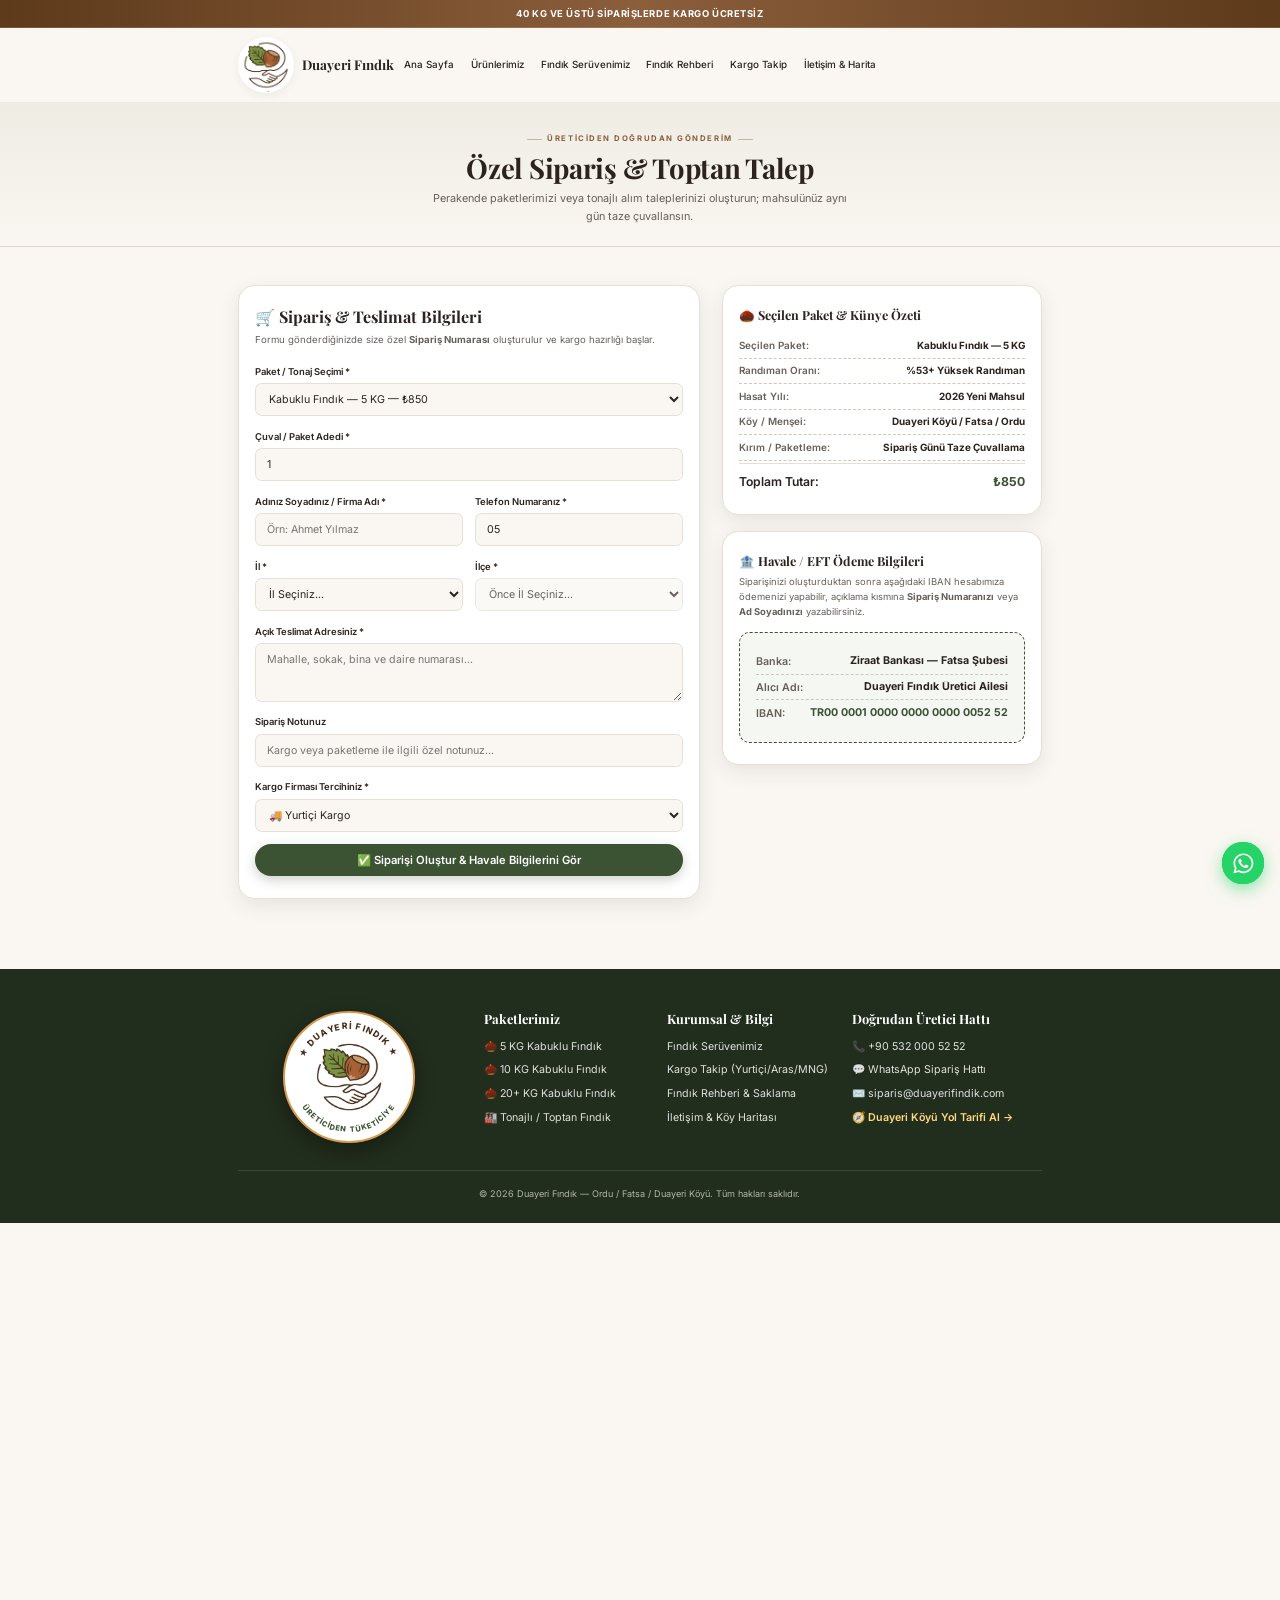
<file: siparis.html>
<!DOCTYPE html>
<html lang="tr">
<head>
  <meta charset="UTF-8">
  <meta name="viewport" content="width=device-width, initial-scale=1.0">
  <title>Sipariş Ver & Tonaj Teklifi Al | Duayeri Fındık (Ordu Fatsa)</title>
  <meta name="description" content="Ordu Fatsa Duayeri Köyü doğal kabuklu fındık sipariş formu. 5 KG, 10 KG, 20+ KG paket ve toptan tonajlı siparişlerinizi Havale/EFT ve anlaşmalı kargo ile oluşturun.">
  <meta name="geo.region" content="TR-52">
  <meta name="geo.placename" content="Duayeri Köyü, Fatsa, Ordu, Türkiye">
  <link rel="icon" type="image/x-icon" href="image/favicom/favicon.ico">
  <link rel="preconnect" href="https://fonts.googleapis.com">
  <link rel="preconnect" href="https://fonts.gstatic.com" crossorigin>
  <link href="https://fonts.googleapis.com/css2?family=Inter:wght@400;500;600;700;800&family=Playfair+Display:wght@600;700;800&display=swap" rel="stylesheet">
  <link rel="stylesheet" href="css/style.css">
</head>
<body>

  <div class="top-bar">40 KG VE ÜSTÜ SİPARİŞLERDE KARGO ÜCRETSİZ</div>
  <header class="navbar">
    <div class="container navbar-inner">
      <a href="index.html" class="brand-logo">
        <img src="image/logo.png.png" alt="Duayeri Fındık Logo">
        <div>
          Duayeri Fındık
          <span class="brand-sub">Ordu • Fatsa • Duayeri Köyü</span>
        </div>
      </a>
      <nav class="nav-links">
        <a href="index.html">Ana Sayfa</a>
        <a href="urunler.html">Ürünlerimiz</a>
        <a href="hakkimizda.html">Fındık Serüvenimiz</a>
        <a href="blog.html">Fındık Rehberi</a>
        <a href="kargo-takip.html">Kargo Takip</a>
        <a href="iletisim.html">İletişim & Harita</a>
      </nav>
      <div class="nav-actions">
        <a href="siparis.html" class="btn btn-primary">Sipariş Ver</a>
        <button class="mobile-menu-toggle" id="mobileMenuToggle" aria-label="Menü">☰</button>
      </div>
    </div>
    <nav class="mobile-nav" id="mobileNav">
      <a href="kargo-takip.html">📦 Kargo Takip</a>
      <a href="iletisim.html">📍 İletişim & Harita</a>
      <a href="siparis.html" class="active">🛒 Sipariş Ver</a>
    </nav>
  </header>

  <section class="page-hero">
    <div class="container">
      <span class="page-eyebrow">Üreticiden Doğrudan Gönderim</span>
      <h1>Özel Sipariş & Toptan Talep</h1>
      <p>Perakende paketlerimizi veya tonajlı alım taleplerinizi oluşturun; mahsulünüz aynı gün taze çuvallansın.</p>
    </div>
  </section>

  <main style="padding: 3.5rem 0;">
    <div class="container">
      <div class="two-col-page-layout">

        <!-- Sol: Sipariş Formu (PRIMARY CONVERSION) -->
        <div class="form-card">
          <h2 style="margin-bottom:0.5rem;">🛒 Sipariş & Teslimat Bilgileri</h2>
          <p style="font-size:0.9rem; color:var(--text-muted); margin-bottom:1.5rem;">
            Formu gönderdiğinizde size özel <strong>Sipariş Numarası</strong> oluşturulur ve kargo hazırlığı başlar.
          </p>

          <form id="duayeriOrderForm" class="form-grid">
            <div class="form-group">
              <label for="orderPackageSelect">Paket / Tonaj Seçimi *</label>
              <select id="orderPackageSelect" class="form-control" required></select>
            </div>

            <div style="display:grid; grid-template-columns:repeat(auto-fit, minmax(200px, 1fr)); gap:1.15rem; width:100%;">
              <div class="form-group">
                <label for="orderQtyInput">Çuval / Paket Adedi *</label>
                <input type="number" id="orderQtyInput" class="form-control" min="1" max="500" value="1" required>
              </div>

              <div class="form-group" id="tonajWeightGroup" style="display:none;">
                <label for="tonajKgInput">Talep Edilen Toplam KG *</label>
                <input type="number" id="tonajKgInput" class="form-control" placeholder="Örn: 500 KG veya 2000 KG" min="50">
              </div>
            </div>

            <div class="form-grid form-grid-2">
              <div class="form-group">
                <label for="custName">Adınız Soyadınız / Firma Adı *</label>
                <input type="text" id="custName" class="form-control" placeholder="Örn: Ahmet Yılmaz" required>
              </div>
              <div class="form-group">
                <label for="custPhone">Telefon Numaranız *</label>
                <input type="tel" id="custPhone" class="form-control" value="05" inputmode="numeric" maxlength="11" minlength="11" pattern="^05[0-9]{9}$" title="05 ile başlayan 11 haneli telefon numaranızı giriniz" placeholder="05XXXXXXXXX" required>
              </div>
            </div>

            <div class="form-grid form-grid-2">
              <div class="form-group">
                <label for="custCity">İl *</label>
                <select id="custCity" class="form-control" required>
                  <option value="">İl Seçiniz...</option>
                </select>
              </div>
              <div class="form-group">
                <label for="custDistrict">İlçe *</label>
                <select id="custDistrict" class="form-control" required disabled>
                  <option value="">Önce İl Seçiniz...</option>
                </select>
              </div>
            </div>

            <div class="form-group">
              <label for="custAddress">Açık Teslimat Adresiniz *</label>
              <textarea id="custAddress" rows="3" class="form-control" placeholder="Mahalle, sokak, bina ve daire numarası..." required></textarea>
            </div>

            <div class="form-group">
              <label for="custNote">Sipariş Notunuz</label>
              <input type="text" id="custNote" class="form-control" placeholder="Kargo veya paketleme ile ilgili özel notunuz...">
            </div>

            <div class="form-group">
              <label for="custCargo">Kargo Firması Tercihiniz *</label>
              <select id="custCargo" class="form-control" required>
                <option value="Yurtiçi Kargo">🚚 Yurtiçi Kargo</option>
                <option value="Aras Kargo">🚚 Aras Kargo</option>
                <option value="MNG Kargo">🚚 MNG Kargo</option>
                <option value="Tonaj Nakliye / Ambar">🏭 Tonajlı Özel Nakliye / Ambar</option>
              </select>
            </div>

            <button type="submit" class="btn btn-primary" style="width:100%; font-size:1.05rem;">
              ✅ Siparişi Oluştur & Havale Bilgilerini Gör
            </button>
          </form>

          <!-- Sipariş Onay Sonuç Kutusu -->
          <div id="orderSuccessResult" style="display:none;"></div>
        </div>

        <!-- Sağ: Paket Künye Özeti + Havale/EFT Bilgileri -->
        <div style="display:flex; flex-direction:column; gap:1.5rem;">
          <div class="form-card">
            <h3 style="margin-bottom:1rem;">🌰 Seçilen Paket & Künye Özeti</h3>
            <div id="orderSummaryBox" style="font-size:0.93rem;"></div>
          </div>

          <div class="form-card">
            <h3 style="margin-bottom:0.5rem;">🏦 Havale / EFT Ödeme Bilgileri</h3>
            <p style="font-size:0.88rem; color:var(--text-muted);">
              Siparişinizi oluşturduktan sonra aşağıdaki IBAN hesabımıza ödemenizi yapabilir, açıklama kısmına <strong>Sipariş Numaranızı</strong> veya <strong>Ad Soyadınızı</strong> yazabilirsiniz.
            </p>

            <div class="bank-info-box">
              <div class="kunye-row">
                <span class="kunye-label">Banka:</span>
                <strong class="kunye-val" id="ibanBankName">Ziraat Bankası — Fatsa Şubesi</strong>
              </div>
              <div class="kunye-row">
                <span class="kunye-label">Alıcı Adı:</span>
                <strong class="kunye-val" id="ibanHolderName">Duayeri Fındık Üretici Ailesi</strong>
              </div>
              <div class="kunye-row" style="border-bottom:none;">
                <span class="kunye-label">IBAN:</span>
                <strong class="kunye-val" style="color:var(--primary);" id="ibanNumberText">TR00 0001 0000 0000 0000 0052 52</strong>
              </div>
            </div>
          </div>
        </div>

      </div>
    </div>
  </main>

  <footer class="site-footer">
    <div class="container">
      <div class="footer-grid">
        <div class="footer-col" style="display:flex; align-items:center; justify-content:center;">
          <a href="index.html" class="footer-logo-seal" aria-label="Duayeri Fındık - Üreticiden Tüketiciye">
            <img src="image/logo.png.png" alt="Duayeri Fındık">
            <svg viewBox="0 0 200 200" aria-hidden="true">
              <defs>
                <!-- Üst yay: DUAYERİ FINDIK -->
                <path id="footerLogoTopArc" d="M 25,100 A 75,75 0 1,1 175,100" />
                <!-- Alt yay: ÜRETİCİDEN TÜKETİCİYE -->
                <path id="footerLogoBottomArc" d="M 13,100 A 87,87 0 1,0 187,100" />
              </defs>
              <text class="seal-top-text">
                <textPath href="#footerLogoTopArc" startOffset="50%" text-anchor="middle">★ DUAYERİ FINDIK ★</textPath>
              </text>
              <text class="seal-bottom-text">
                <textPath href="#footerLogoBottomArc" startOffset="50%" text-anchor="middle">ÜRETİCİDEN TÜKETİCİYE</textPath>
              </text>
            </svg>
          </a>
        </div>

        <div class="footer-col">
          <h4>Paketlerimiz</h4>
          <ul>
            <li><a href="siparis.html?paket=paket-5kg">🌰 5 KG Kabuklu Fındık</a></li>
            <li><a href="siparis.html?paket=paket-10kg">🌰 10 KG Kabuklu Fındık</a></li>
            <li><a href="siparis.html?paket=paket-20kg">🌰 20+ KG Kabuklu Fındık</a></li>
            <li><a href="siparis.html?paket=paket-tonaj&tip=tonaj">🏭 Tonajlı / Toptan Fındık</a></li>
          </ul>
        </div>

        <div class="footer-col">
          <h4>Kurumsal & Bilgi</h4>
          <ul>
            <li><a href="hakkimizda.html">Fındık Serüvenimiz</a></li>
            <li><a href="kargo-takip.html">Kargo Takip (Yurtiçi/Aras/MNG)</a></li>
            <li><a href="blog.html">Fındık Rehberi & Saklama</a></li>
            <li><a href="iletisim.html">İletişim & Köy Haritası</a></li>
          </ul>
        </div>

        <div class="footer-col">
          <h4>Doğrudan Üretici Hattı</h4>
          <ul>
            <li>📞 <a href="tel:+905320005252" class="js-site-phone">+90 532 000 52 52</a></li>
            <li>💬 <a href="https://wa.me/905320005252" target="_blank" rel="noopener" class="js-whatsapp-link"
                data-track-whatsapp="footer_whatsapp">WhatsApp Sipariş Hattı</a></li>
            <li>✉️ <a href="mailto:siparis@duayerifindik.com" class="js-site-email">siparis@duayerifindik.com</a></li>
            <li>🧭 <a href="iletisim.html#harita-bolumu" style="color:#FFD97D; font-weight:600;">Duayeri Köyü Yol Tarifi
                Al →</a></li>
          </ul>
        </div>
      </div>

      <div class="footer-bottom">
        <span>© 2026 Duayeri Fındık — Ordu / Fatsa / Duayeri Köyü. Tüm hakları saklıdır.</span>
      </div>
    </div>
  </footer>

  <a href="https://wa.me/905320005252" target="_blank" rel="noopener" class="floating-whatsapp js-whatsapp-link" data-track-whatsapp="floating_siparis" aria-label="WhatsApp ile Hemen İletişime Geçin">
    <svg xmlns="http://www.w3.org/2000/svg" viewBox="0 0 448 512" aria-hidden="true">
      <path fill="#FFFFFF" d="M380.9 97.1C339 55.1 283.2 32 223.9 32c-122.4 0-222 99.6-222 222 0 39.1 10.2 77.3 29.6 111L0 480l117.7-30.9c32.4 17.7 68.9 27 106.1 27h.1c122.3 0 224.1-99.6 224.1-222 0-59.3-25.2-115-67.1-157zm-157 341.6c-33.2 0-65.7-8.9-94-25.7l-6.7-4-69.8 18.3L72 359.2l-4.4-7c-18.5-29.4-28.2-63.3-28.2-98.2 0-101.7 82.8-184.5 184.6-184.5 49.3 0 95.6 19.2 130.4 54.1 34.8 34.9 56.2 81.2 56.1 130.5 0 101.8-84.9 184.6-186.6 184.6zm101.2-138.2c-5.5-2.8-32.8-16.2-37.9-18-5.1-1.9-8.8-2.8-12.5 2.8-3.7 5.6-14.3 18-17.6 21.8-3.2 3.7-6.5 4.2-12 1.4-32.6-16.3-54-29.1-75.5-66-5.7-9.8 5.7-9.1 16.3-30.3 1.8-3.7.9-6.9-.5-9.7-1.4-2.8-12.5-30.1-17.1-41.2-4.5-10.8-9.1-9.3-12.5-9.5-3.2-.2-6.9-.2-10.6-.2-3.7 0-9.7 1.4-14.8 6.9-5.1 5.6-19.4 19-19.4 46.3 0 27.3 19.9 53.7 22.6 57.4 2.8 3.7 39.1 59.7 94.8 83.8 35.2 15.2 49 16.5 66.6 13.9 10.7-1.6 32.8-13.4 37.4-26.4 4.6-13 4.6-24.1 3.2-26.4-1.3-2.5-5-3.9-10.5-6.6z"/>
    </svg>
  </a>

  <script src="js/data.js"></script>
  <script src="js/tracking.js"></script>
  <script src="js/main.js"></script>
</body>
</html>
</file>
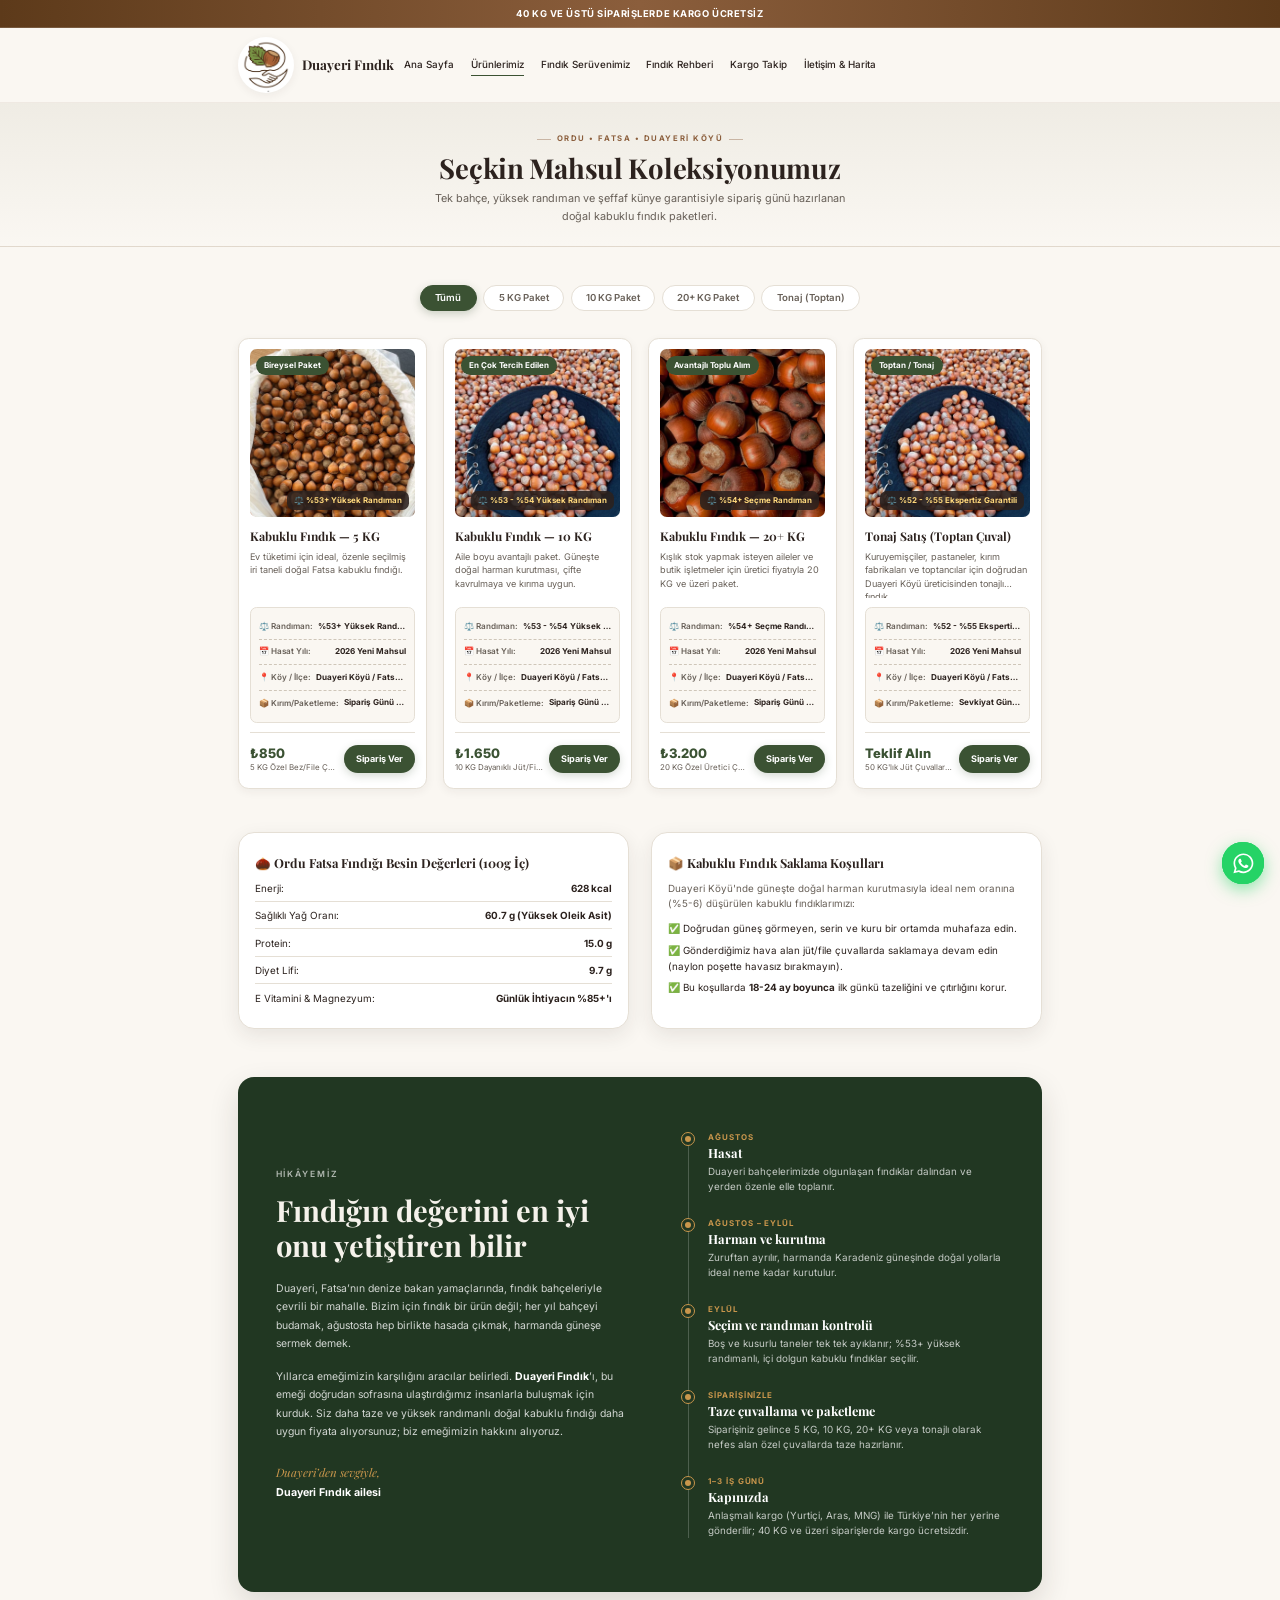
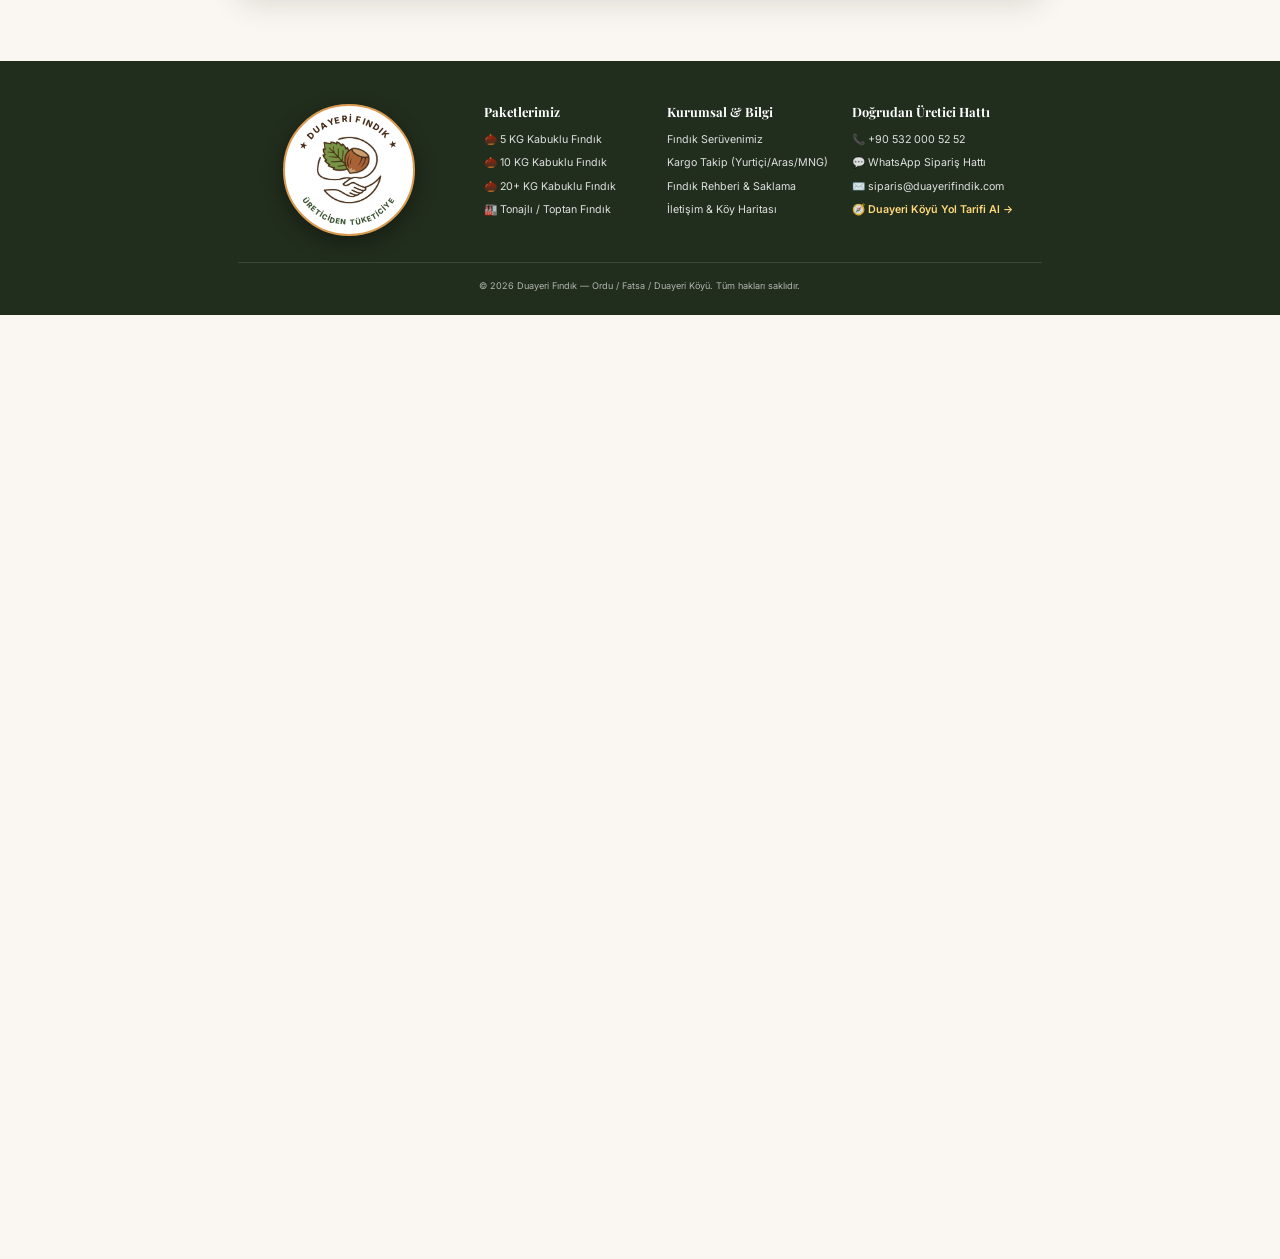
<file: urunler.html>
<!DOCTYPE html>
<html lang="tr">

<head>
  <meta charset="UTF-8">
  <meta name="viewport" content="width=device-width, initial-scale=1.0">
  <title>Ürünlerimiz & Fındık Paket Fiyatları | Duayeri Fındık (Ordu Fatsa)</title>
  <meta name="description"
    content="Ordu Fatsa Duayeri Köyü 5 KG, 10 KG, 20+ KG kabuklu fındık paketleri ve toptan tonajlı fındık fiyatları. %53+ yüksek randıman, 2026 yeni mahsul ve taze çuvallama.">
  <meta name="geo.region" content="TR-52">
  <meta name="geo.placename" content="Duayeri Köyü, Fatsa, Ordu, Türkiye">
  <meta name="geo.position" content="40.9850;37.4850">
  <link rel="icon" type="image/x-icon" href="image/favicom/favicon.ico">
  <link rel="preconnect" href="https://fonts.googleapis.com">
  <link rel="preconnect" href="https://fonts.gstatic.com" crossorigin>
  <link
    href="https://fonts.googleapis.com/css2?family=Inter:wght@400;500;600;700;800&family=Playfair+Display:wght@600;700;800&display=swap"
    rel="stylesheet">
  <link rel="stylesheet" href="css/style.css">
</head>

<body>

  <div class="top-bar">40 KG VE ÜSTÜ SİPARİŞLERDE KARGO ÜCRETSİZ</div>
  <header class="navbar">
    <div class="container navbar-inner">
      <a href="index.html" class="brand-logo">
        <img src="image/logo.png.png" alt="Duayeri Fındık Logo">
        <div>
          Duayeri Fındık
          <span class="brand-sub">Ordu • Fatsa • Duayeri Köyü</span>
        </div>
      </a>
      <nav class="nav-links">
        <a href="index.html">Ana Sayfa</a>
        <a href="urunler.html" class="active">Ürünlerimiz</a>
        <a href="hakkimizda.html">Fındık Serüvenimiz</a>
        <a href="blog.html">Fındık Rehberi</a>
        <a href="kargo-takip.html">Kargo Takip</a>
        <a href="iletisim.html">İletişim & Harita</a>
      </nav>
      <div class="nav-actions">
        <a href="siparis.html" class="btn btn-primary">Sipariş Ver</a>
        <button class="mobile-menu-toggle" id="mobileMenuToggle" aria-label="Menü">☰</button>
      </div>
    </div>
    <nav class="mobile-nav" id="mobileNav">
      <a href="kargo-takip.html">📦 Kargo Takip</a>
      <a href="iletisim.html">📍 İletişim & Harita</a>
      <a href="siparis.html">🛒 Sipariş Ver</a>
    </nav>
  </header>

  <section class="page-hero">
    <div class="container">
      <span class="page-eyebrow">Ordu • Fatsa • Duayeri Köyü</span>
      <h1>Seçkin Mahsul Koleksiyonumuz</h1>
      <p>Tek bahçe, yüksek randıman ve şeffaf künye garantisiyle sipariş günü hazırlanan doğal kabuklu fındık paketleri.
      </p>
    </div>
  </section>

  <main style="padding: 3.5rem 0;">
    <div class="container">
      <div class="filter-tabs">
        <button class="filter-tab-btn active" data-filter="all">Tümü</button>
        <button class="filter-tab-btn" data-filter="5kg">5 KG Paket</button>
        <button class="filter-tab-btn" data-filter="10kg">10 KG Paket</button>
        <button class="filter-tab-btn" data-filter="20kg">20+ KG Paket</button>
        <button class="filter-tab-btn" data-filter="toptan">Tonaj (Toptan)</button>
      </div>

      <div class="products-grid" id="productsGridContainer"></div>

      <!-- Besin Değerleri & Saklama Koşulları -->
      <div style="display:grid; grid-template-columns:repeat(auto-fit, minmax(300px, 1fr)); gap:2rem; margin-top:4rem;">
        <div class="form-card">
          <h3 style="margin-bottom:1rem;">🌰 Ordu Fatsa Fındığı Besin Değerleri (100g İç)</h3>
          <ul style="display:flex; flex-direction:column; gap:0.6rem; font-size:0.92rem;">
            <li
              style="display:flex; justify-content:space-between; border-bottom:1px solid var(--border-color); padding-bottom:0.4rem;">
              <span>Enerji:</span><strong>628 kcal</strong>
            </li>
            <li
              style="display:flex; justify-content:space-between; border-bottom:1px solid var(--border-color); padding-bottom:0.4rem;">
              <span>Sağlıklı Yağ Oranı:</span><strong>60.7 g (Yüksek Oleik Asit)</strong>
            </li>
            <li
              style="display:flex; justify-content:space-between; border-bottom:1px solid var(--border-color); padding-bottom:0.4rem;">
              <span>Protein:</span><strong>15.0 g</strong>
            </li>
            <li
              style="display:flex; justify-content:space-between; border-bottom:1px solid var(--border-color); padding-bottom:0.4rem;">
              <span>Diyet Lifi:</span><strong>9.7 g</strong>
            </li>
            <li style="display:flex; justify-content:space-between;"><span>E Vitamini & Magnezyum:</span><strong>Günlük
                İhtiyacın %85+'ı</strong></li>
          </ul>
        </div>

        <div class="form-card">
          <h3 style="margin-bottom:1rem;">📦 Kabuklu Fındık Saklama Koşulları</h3>
          <p style="font-size:0.92rem; color:var(--text-muted); margin-bottom:0.85rem;">
            Duayeri Köyü'nde güneşte doğal harman kurutmasıyla ideal nem oranına (%5-6) düşürülen kabuklu
            fındıklarımızı:
          </p>
          <ul style="display:flex; flex-direction:column; gap:0.55rem; font-size:0.92rem;">
            <li>✅ Doğrudan güneş görmeyen, serin ve kuru bir ortamda muhafaza edin.</li>
            <li>✅ Gönderdiğimiz hava alan jüt/file çuvallarda saklamaya devam edin (naylon poşette havasız bırakmayın).
            </li>
            <li>✅ Bu koşullarda <strong>18-24 ay boyunca</strong> ilk günkü tazeliğini ve çıtırlığını korur.</li>
          </ul>
        </div>
      </div>

      <!-- Hikâyemiz & Bahçeden Kapınıza Zaman Çizelgesi -->
      <section class="story-timeline-section" style="margin-top:4.5rem;" aria-label="Hikâyemiz ve Hasat Sürecimiz">
        <div class="story-timeline-grid">
          <div class="story-left">
            <span class="story-eyebrow">HİKÂYEMİZ</span>
            <h2 class="story-title">Fındığın değerini en iyi onu yetiştiren bilir</h2>
            <p class="story-p">
              Duayeri, Fatsa’nın denize bakan yamaçlarında, fındık bahçeleriyle çevrili bir mahalle. Bizim için fındık
              bir ürün değil; her yıl bahçeyi budamak, ağustosta hep birlikte hasada çıkmak, harmanda güneşe sermek
              demek.
            </p>
            <p class="story-p">
              Yıllarca emeğimizin karşılığını aracılar belirledi. <strong>Duayeri Fındık</strong>’ı, bu emeği doğrudan
              sofrasına ulaştırdığımız insanlarla buluşmak için kurduk. Siz daha taze ve yüksek randımanlı doğal kabuklu
              fındığı daha uygun fiyata alıyorsunuz; biz emeğimizin hakkını alıyoruz.
            </p>
            <div class="story-sign">
              <span class="story-sign-italic">Duayeri’den sevgiyle,</span>
              <strong class="story-sign-bold">Duayeri Fındık ailesi</strong>
            </div>
          </div>

          <div class="story-timeline">
            <div class="timeline-item">
              <span class="timeline-dot"></span>
              <span class="timeline-step-tag">AĞUSTOS</span>
              <h3 class="timeline-step-title">Hasat</h3>
              <p class="timeline-step-desc">Duayeri bahçelerimizde olgunlaşan fındıklar dalından ve yerden özenle elle
                toplanır.</p>
            </div>

            <div class="timeline-item">
              <span class="timeline-dot"></span>
              <span class="timeline-step-tag">AĞUSTOS – EYLÜL</span>
              <h3 class="timeline-step-title">Harman ve kurutma</h3>
              <p class="timeline-step-desc">Zuruftan ayrılır, harmanda Karadeniz güneşinde doğal yollarla ideal neme
                kadar kurutulur.</p>
            </div>

            <div class="timeline-item">
              <span class="timeline-dot"></span>
              <span class="timeline-step-tag">EYLÜL</span>
              <h3 class="timeline-step-title">Seçim ve randıman kontrolü</h3>
              <p class="timeline-step-desc">Boş ve kusurlu taneler tek tek ayıklanır; %53+ yüksek randımanlı, içi dolgun
                kabuklu fındıklar seçilir.</p>
            </div>

            <div class="timeline-item">
              <span class="timeline-dot"></span>
              <span class="timeline-step-tag">SİPARİŞİNİZLE</span>
              <h3 class="timeline-step-title">Taze çuvallama ve paketleme</h3>
              <p class="timeline-step-desc">Siparişiniz gelince 5 KG, 10 KG, 20+ KG veya tonajlı olarak nefes alan özel
                çuvallarda taze hazırlanır.</p>
            </div>

            <div class="timeline-item">
              <span class="timeline-dot"></span>
              <span class="timeline-step-tag">1–3 İŞ GÜNÜ</span>
              <h3 class="timeline-step-title">Kapınızda</h3>
              <p class="timeline-step-desc">Anlaşmalı kargo (Yurtiçi, Aras, MNG) ile Türkiye’nin her yerine gönderilir;
                40 KG ve üzeri siparişlerde kargo ücretsizdir.</p>
            </div>
          </div>
        </div>
      </section>
    </div>
  </main>

  <footer class="site-footer">
    <div class="container">
      <div class="footer-grid">
        <div class="footer-col" style="display:flex; align-items:center; justify-content:center;">
          <a href="index.html" class="footer-logo-seal" aria-label="Duayeri Fındık - Üreticiden Tüketiciye">
            <img src="image/logo.png.png" alt="Duayeri Fındık">
            <svg viewBox="0 0 200 200" aria-hidden="true">
              <defs>
                <!-- Üst yay: DUAYERİ FINDIK -->
                <path id="footerLogoTopArc" d="M 25,100 A 75,75 0 1,1 175,100" />
                <!-- Alt yay: ÜRETİCİDEN TÜKETİCİYE -->
                <path id="footerLogoBottomArc" d="M 13,100 A 87,87 0 1,0 187,100" />
              </defs>
              <text class="seal-top-text">
                <textPath href="#footerLogoTopArc" startOffset="50%" text-anchor="middle">★ DUAYERİ FINDIK ★</textPath>
              </text>
              <text class="seal-bottom-text">
                <textPath href="#footerLogoBottomArc" startOffset="50%" text-anchor="middle">ÜRETİCİDEN TÜKETİCİYE
                </textPath>
              </text>
            </svg>
          </a>
        </div>

        <div class="footer-col">
          <h4>Paketlerimiz</h4>
          <ul>
            <li><a href="siparis.html?paket=paket-5kg">🌰 5 KG Kabuklu Fındık</a></li>
            <li><a href="siparis.html?paket=paket-10kg">🌰 10 KG Kabuklu Fındık</a></li>
            <li><a href="siparis.html?paket=paket-20kg">🌰 20+ KG Kabuklu Fındık</a></li>
            <li><a href="siparis.html?paket=paket-tonaj&tip=tonaj">🏭 Tonajlı / Toptan Fındık</a></li>
          </ul>
        </div>

        <div class="footer-col">
          <h4>Kurumsal & Bilgi</h4>
          <ul>
            <li><a href="hakkimizda.html">Fındık Serüvenimiz</a></li>
            <li><a href="kargo-takip.html">Kargo Takip (Yurtiçi/Aras/MNG)</a></li>
            <li><a href="blog.html">Fındık Rehberi & Saklama</a></li>
            <li><a href="iletisim.html">İletişim & Köy Haritası</a></li>
          </ul>
        </div>

        <div class="footer-col">
          <h4>Doğrudan Üretici Hattı</h4>
          <ul>
            <li>📞 <a href="tel:+905320005252" class="js-site-phone">+90 532 000 52 52</a></li>
            <li>💬 <a href="https://wa.me/905320005252" target="_blank" rel="noopener" class="js-whatsapp-link"
                data-track-whatsapp="footer_whatsapp">WhatsApp Sipariş Hattı</a></li>
            <li>✉️ <a href="mailto:siparis@duayerifindik.com" class="js-site-email">siparis@duayerifindik.com</a></li>
            <li>🧭 <a href="iletisim.html#harita-bolumu" style="color:#FFD97D; font-weight:600;">Duayeri Köyü Yol Tarifi
                Al →</a></li>
          </ul>
        </div>
      </div>

      <div class="footer-bottom">
        <span>© 2026 Duayeri Fındık — Ordu / Fatsa / Duayeri Köyü. Tüm hakları saklıdır.</span>
      </div>
    </div>
  </footer>

  <a href="https://wa.me/905320005252" target="_blank" rel="noopener" class="floating-whatsapp js-whatsapp-link"
    data-track-whatsapp="floating_urunler" aria-label="WhatsApp ile Hemen İletişime Geçin">
    <svg xmlns="http://www.w3.org/2000/svg" viewBox="0 0 448 512" aria-hidden="true">
      <path fill="#FFFFFF"
        d="M380.9 97.1C339 55.1 283.2 32 223.9 32c-122.4 0-222 99.6-222 222 0 39.1 10.2 77.3 29.6 111L0 480l117.7-30.9c32.4 17.7 68.9 27 106.1 27h.1c122.3 0 224.1-99.6 224.1-222 0-59.3-25.2-115-67.1-157zm-157 341.6c-33.2 0-65.7-8.9-94-25.7l-6.7-4-69.8 18.3L72 359.2l-4.4-7c-18.5-29.4-28.2-63.3-28.2-98.2 0-101.7 82.8-184.5 184.6-184.5 49.3 0 95.6 19.2 130.4 54.1 34.8 34.9 56.2 81.2 56.1 130.5 0 101.8-84.9 184.6-186.6 184.6zm101.2-138.2c-5.5-2.8-32.8-16.2-37.9-18-5.1-1.9-8.8-2.8-12.5 2.8-3.7 5.6-14.3 18-17.6 21.8-3.2 3.7-6.5 4.2-12 1.4-32.6-16.3-54-29.1-75.5-66-5.7-9.8 5.7-9.1 16.3-30.3 1.8-3.7.9-6.9-.5-9.7-1.4-2.8-12.5-30.1-17.1-41.2-4.5-10.8-9.1-9.3-12.5-9.5-3.2-.2-6.9-.2-10.6-.2-3.7 0-9.7 1.4-14.8 6.9-5.1 5.6-19.4 19-19.4 46.3 0 27.3 19.9 53.7 22.6 57.4 2.8 3.7 39.1 59.7 94.8 83.8 35.2 15.2 49 16.5 66.6 13.9 10.7-1.6 32.8-13.4 37.4-26.4 4.6-13 4.6-24.1 3.2-26.4-1.3-2.5-5-3.9-10.5-6.6z" />
    </svg>
  </a>

  <script src="js/data.js"></script>
  <script src="js/tracking.js"></script>
  <script src="js/main.js"></script>
</body>

</html>
</file>
<file: css/style.css>
/* ==========================================================================
   DUAYERİ FINDIK — Ordu / Fatsa / Duayeri Köyü
   Wireframe Birebir Uyarlama (GreenNest Layout -> Doğal Fındık & Bahçe Teması)
   Mobil Öncelikli (Mobile-First), Hızlı ve Modern Tasarım
   ========================================================================== */

:root {
  /* Renk Paleti */
  --primary: #3B5233;
  /* Doğal Fındık Yaprağı Koyu Yeşil (GreenNest CTA uyumlu) */
  --primary-dark: #283A22;
  --primary-light: #4A7C59;
  --brown: #8B5E3C;
  /* Fındık Kabuğu Kahverengisi */
  --brown-dark: #5D3A1A;
  --accent: #D4A847;
  /* Altın Hasat Vurgusu */
  --bg-cream: #FAF7F2;
  /* Ana Arka Plan Krem */
  --bg-soft: #F1EFEA;
  /* Kart & Bölüm İkincil Arka Plan */
  --bg-sage: #E3EAE0;
  /* Hero & İkon Yuvarlak Açık Yeşil/Krem Tonu */
  --white: #FFFFFF;
  --text-dark: #2C221E;
  /* Koyu Kahve/Antrasit Metin */
  --text-muted: #686058;
  --border-color: #E5DFD5;
  --whatsapp: #25D366;
  --whatsapp-dark: #1DA851;
  --danger: #D9534F;
  --success: #2E7D32;

  /* Tipografi */
  --font-heading: 'Playfair Display', Georgia, serif;
  --font-body: 'Inter', -apple-system, BlinkMacSystemFont, sans-serif;

  /* Gölgeler & Köşeler */
  --shadow-sm: 0 4px 14px rgba(44, 34, 30, 0.06);
  --shadow-md: 0 10px 30px rgba(44, 34, 30, 0.09);
  --shadow-lg: 0 18px 45px rgba(44, 34, 30, 0.14);
  --radius-sm: 10px;
  --radius-md: 16px;
  --radius-lg: 24px;
  --radius-pill: 50px;
  --transition: all 0.28s cubic-bezier(0.4, 0, 0.2, 1);
}

/* Reset & Temel Ayarlar */
*,
*::before,
*::after {
  box-sizing: border-box;
  margin: 0;
  padding: 0;
}

html {
  scroll-behavior: smooth;
  font-size: 16px;
  overflow-y: scroll;
  /* Tüm sekmelerde dikey kaydırma çubuğu payını sabit tutar */
  -webkit-text-size-adjust: 100%;
  -moz-text-size-adjust: 100%;
  text-size-adjust: 100%;
  zoom: 0.67;
  /* Tüm sayfalarda %67 sabit ölçek oranı */
}

@media (max-width: 768px) {
  html {
    zoom: 1;
    /* Mobil telefonlarda okunabilirlik için tam ölçek */
  }
}

body {
  font-family: var(--font-body);
  background-color: var(--bg-cream);
  color: var(--text-dark);
  line-height: 1.6;
  overflow-x: hidden;
  -webkit-font-smoothing: antialiased;
}

img {
  max-width: 100%;
  height: auto;
  display: block;
}

a {
  color: inherit;
  text-decoration: none;
  transition: var(--transition);
}

ul {
  list-style: none;
}

button,
input,
select,
textarea {
  font-family: inherit;
  font-size: inherit;
}

.container {
  width: 100%;
  max-width: 1240px;
  margin: 0 auto;
  padding: 0 1.25rem;
}

/* Başlıklar */
h1,
h2,
h3,
h4 {
  font-family: var(--font-heading);
  color: var(--text-dark);
  line-height: 1.22;
  font-weight: 700;
}

.section-header {
  text-align: center;
  margin-bottom: 2.75rem;
}

.section-header h2 {
  font-size: clamp(1.75rem, 3.2vw, 2.5rem);
  margin-bottom: 0.5rem;
}

.section-divider {
  display: flex;
  align-items: center;
  justify-content: center;
  gap: 0.75rem;
  margin: 0.5rem auto 0.75rem;
}

.section-divider::before,
.section-divider::after {
  content: "";
  width: 50px;
  height: 1px;
  background-color: var(--border-color);
}

.section-divider span {
  color: var(--primary);
  font-size: 1.1rem;
  display: inline-flex;
  align-items: center;
  justify-content: center;
}

.section-divider img,
.emoji-inline {
  width: 28px;
  height: 28px;
  border-radius: 50%;
  object-fit: cover;
  clip-path: circle(42% at 50% 50%);
  vertical-align: middle;
  display: inline-block;
  flex-shrink: 0;
}

.section-header p {
  color: var(--text-muted);
  max-width: 600px;
  margin: 0 auto;
  font-size: 1rem;
}

/* Butonlar */
.btn {
  display: inline-flex;
  align-items: center;
  justify-content: center;
  gap: 0.5rem;
  padding: 0.85rem 1.75rem;
  border-radius: var(--radius-pill);
  font-weight: 600;
  font-size: 0.95rem;
  cursor: pointer;
  border: none;
  transition: var(--transition);
  min-height: 48px;
  /* Mobil dokunma standardı */
  text-align: center;
}

.btn-primary {
  background-color: var(--primary);
  color: var(--white);
  box-shadow: 0 6px 18px rgba(59, 82, 51, 0.25);
}

.btn-primary:hover {
  background-color: var(--primary-dark);
  transform: translateY(-2px);
  box-shadow: 0 10px 24px rgba(59, 82, 51, 0.35);
}

.btn-brown {
  background-color: var(--brown);
  color: var(--white);
  box-shadow: 0 6px 18px rgba(139, 94, 60, 0.25);
}

.btn-brown:hover {
  background-color: var(--brown-dark);
  transform: translateY(-2px);
}

.btn-light {
  background-color: var(--bg-cream);
  color: var(--text-dark);
  border: 1px solid var(--border-color);
}

.btn-light:hover {
  background-color: var(--white);
  transform: translateY(-2px);
  box-shadow: var(--shadow-sm);
}

.btn-whatsapp {
  background-color: var(--whatsapp);
  color: var(--white);
  box-shadow: 0 6px 18px rgba(37, 211, 102, 0.3);
}

.btn-whatsapp:hover {
  background-color: var(--whatsapp-dark);
  transform: translateY(-2px);
}

/* ==========================================================================
   1. NAVBAR (Yüksekliği ve Logosu %15 Daha Arttırılmış Üst Menü)
   ========================================================================== */
.top-bar {
  background: linear-gradient(90deg, var(--brown-dark) 0%, var(--brown) 50%, var(--brown-dark) 100%);
  color: var(--white);
  text-align: center;
  padding: 0.55rem 1rem;
  font-size: 0.88rem;
  font-weight: 700;
  letter-spacing: 0.06em;
  text-transform: uppercase;
  border-bottom: 1px solid rgba(255, 255, 255, 0.15);
}

.navbar {
  position: sticky;
  top: 0;
  z-index: 1000;
  background-color: rgba(250, 247, 242, 0.96);
  backdrop-filter: blur(10px);
  border-bottom: 1px solid rgba(229, 223, 213, 0.55);
  padding: 0.85rem 0;
  min-height: 106px;
  display: flex;
  align-items: center;
}

.navbar-inner {
  display: flex;
  align-items: center;
  justify-content: space-between;
  gap: 1.15rem;
}

.brand-logo {
  display: flex;
  align-items: center;
  gap: 0.75rem;
  font-family: var(--font-heading);
  font-size: 1.25rem;
  font-weight: 700;
  color: var(--text-dark);
  white-space: nowrap;
  flex-shrink: 0;
}

.brand-logo img {
  width: 84px;
  /* Bir %15 daha büyütüldü (72px -> 84px) */
  height: 84px;
  flex-shrink: 0;
  object-fit: contain;
  border-radius: 50%;
  background: var(--white);
  padding: 2px;
  box-shadow: var(--shadow-sm);
}

.brand-sub {
  display: none;
  /* Minimal görünüm için alt satır gizlendi */
}

.nav-links {
  display: none;
  align-items: center;
  gap: 1.45rem;
}

.nav-links a {
  font-size: 0.92rem;
  font-weight: 500;
  color: var(--text-dark);
  position: relative;
  padding: 0.25rem 0;
  white-space: nowrap;
}

.nav-links a::after {
  content: "";
  position: absolute;
  bottom: 0;
  left: 0;
  width: 0;
  height: 1.5px;
  background-color: var(--primary);
  transition: var(--transition);
}

.nav-links a:hover::after,
.nav-links a.active::after {
  width: 100%;
}

.nav-actions {
  display: none !important;
}

.nav-actions .btn {
  padding: 0.55rem 1.35rem;
  min-height: 40px;
  font-size: 0.88rem;
  white-space: nowrap;
}

.cart-icon-btn {
  display: none;
  /* Minimal header için kaldırıldı */
}

.mobile-menu-toggle {
  display: inline-flex;
  align-items: center;
  justify-content: center;
  width: 44px;
  height: 44px;
  border-radius: var(--radius-sm);
  background: var(--bg-soft);
  border: 1px solid var(--border-color);
  cursor: pointer;
  font-size: 1.35rem;
  color: var(--text-dark);
}

/* Mobil Menü Açılır Alan */
.mobile-nav {
  display: none;
  flex-direction: column;
  gap: 0.5rem;
  padding: 1rem 1.25rem 1.5rem;
  background: var(--bg-cream);
  border-bottom: 1px solid var(--border-color);
}

.mobile-nav.open {
  display: flex;
}

.mobile-nav a {
  padding: 0.75rem 1rem;
  border-radius: var(--radius-sm);
  font-weight: 500;
}

.mobile-nav a:hover,
.mobile-nav a.active {
  background-color: var(--bg-sage);
  color: var(--primary);
}

/* ==========================================================================
   2. HERO SECTION (Genel Fındık Arka Planlı & Tam Ortalı Karşılama Alanı)
   ========================================================================== */
.hero-section {
  position: relative;
  background-image: linear-gradient(180deg, rgba(26, 19, 14, 0.68) 0%, rgba(34, 24, 17, 0.72) 100%), url('../image/hero-bg.jpg.jpeg');
  background-size: cover;
  background-position: center;
  background-repeat: no-repeat;
  padding: 6.75rem 0 10.25rem;
  min-height: 540px;
  display: flex;
  align-items: center;
  overflow: hidden;
  color: var(--white);
  text-align: center;
}

.hero-grid {
  display: flex;
  flex-direction: column;
  align-items: center;
  justify-content: center;
}

.hero-content {
  max-width: 780px;
  margin: 0 auto;
  display: flex;
  flex-direction: column;
  align-items: center;
  text-align: center;
}

.hero-badge {
  display: inline-flex;
  align-items: center;
  justify-content: center;
  gap: 0.4rem;
  background-color: rgba(255, 255, 255, 0.16);
  backdrop-filter: blur(6px);
  border: 1px solid rgba(255, 255, 255, 0.28);
  color: #FFE4A3;
  padding: 0.36rem 1.05rem;
  border-radius: var(--radius-pill);
  font-size: 0.78rem;
  font-weight: 600;
  margin-bottom: 1.1rem;
}

.hero-content h1 {
  font-size: clamp(2rem, 3.8vw, 3rem);
  color: var(--white);
  margin: 0 auto 1rem;
  letter-spacing: -0.01em;
  line-height: 1.22;
  max-width: 740px;
  text-shadow: 0 2px 14px rgba(0, 0, 0, 0.35);
}

.hero-content p {
  font-size: 1.04rem;
  color: rgba(255, 255, 255, 0.92);
  max-width: 620px;
  margin: 0 auto 2rem;
  line-height: 1.6;
}

.hero-cta-group {
  display: flex;
  flex-wrap: wrap;
  align-items: center;
  justify-content: center;
  gap: 1.15rem;
}

.video-trigger-btn {
  display: inline-flex;
  align-items: center;
  gap: 0.75rem;
  font-weight: 600;
  color: var(--white);
  padding: 0.5rem 0.75rem;
  border-radius: var(--radius-pill);
  cursor: pointer;
  background: transparent;
  border: none;
}

.video-play-circle {
  width: 46px;
  height: 46px;
  border-radius: 50%;
  background-color: var(--white);
  color: var(--primary);
  display: inline-flex;
  align-items: center;
  justify-content: center;
  box-shadow: var(--shadow-md);
  transition: var(--transition);
}

.video-trigger-btn:hover .video-play-circle {
  transform: scale(1.08);
  background-color: var(--primary);
  color: var(--white);
}

/* Sağdaki Görsel Kompozisyonu */
.hero-visual {
  position: relative;
  display: flex;
  justify-content: center;
  align-items: center;
}

.hero-main-img-wrap {
  position: relative;
  width: 100%;
  max-width: 520px;
  border-radius: var(--radius-lg);
  overflow: hidden;
  box-shadow: var(--shadow-lg);
  border: 6px solid rgba(255, 255, 255, 0.85);
  aspect-ratio: 4 / 3.4;
}

.hero-main-img-wrap img {
  width: 100%;
  height: 100%;
  object-fit: cover;
  transition: transform 0.6s ease;
}

.hero-main-img-wrap:hover img {
  transform: scale(1.04);
}

.hero-floating-tag {
  position: absolute;
  bottom: -16px;
  left: 16px;
  background: var(--white);
  padding: 0.85rem 1.2rem;
  border-radius: var(--radius-md);
  box-shadow: var(--shadow-md);
  display: flex;
  align-items: center;
  gap: 0.75rem;
  z-index: 3;
}

.hero-floating-tag .tag-icon {
  width: 42px;
  height: 42px;
  border-radius: 50%;
  background: var(--bg-sage);
  display: flex;
  align-items: center;
  justify-content: center;
  font-size: 1.3rem;
}

.hero-floating-tag strong {
  display: block;
  font-size: 0.92rem;
  color: var(--text-dark);
}

.hero-floating-tag span {
  font-size: 0.78rem;
  color: var(--text-muted);
}

/* ==========================================================================
   3. KG PAKET SEÇENEKLERİ BARI (Wireframe'deki Hero Altı 4 Kutu)
   ========================================================================== */
.kg-cards-section {
  position: relative;
  margin-top: -4.25rem;
  z-index: 10;
  margin-bottom: 4.5rem;
}

.kg-cards-grid {
  display: grid;
  grid-template-columns: repeat(2, 1fr);
  gap: 1rem;
}

.kg-card {
  background-color: var(--white);
  border-radius: var(--radius-md);
  padding: 1.5rem 1.15rem;
  text-align: center;
  box-shadow: var(--shadow-md);
  border: 2px solid var(--primary-dark);
  transition: var(--transition);
  display: flex;
  flex-direction: column;
  align-items: center;
  cursor: pointer;
}

.kg-card:hover {
  transform: translateY(-6px);
  box-shadow: var(--shadow-lg);
  border-color: var(--primary);
}

.kg-card-icon {
  width: 58px;
  height: 58px;
  border-radius: 50%;
  background-color: #FFFFFF;
  color: var(--primary);
  display: flex;
  align-items: center;
  justify-content: center;
  font-size: 1.5rem;
  margin-bottom: 0.75rem;
  transition: var(--transition);
  overflow: hidden;
  border: 2px solid var(--bg-sage);
  box-shadow: var(--shadow-sm);
}

.kg-card-icon img {
  width: 100%;
  height: 100%;
  object-fit: cover;
  transform: scale(1.18);
  display: block;
}

.kg-card:hover .kg-card-icon {
  border-color: var(--primary);
  transform: scale(1.06);
}

.kg-card h3 {
  font-family: var(--font-body);
  font-size: 1.45rem;
  font-weight: 800;
  color: var(--text-dark);
  margin-bottom: 0.4rem;
  min-height: 2.7rem;
  line-height: 1.25;
  display: flex;
  align-items: center;
  justify-content: center;
}

.kg-card p {
  font-size: 0.86rem;
  color: var(--text-muted);
  font-weight: 500;
  line-height: 1.5;
  flex: 1;
  width: 100%;
}

.kg-card .kg-badge {
  margin-top: 0.85rem;
  display: inline-flex;
  align-items: center;
  justify-content: center;
  font-size: 0.96rem;
  font-weight: 700;
  color: var(--brown);
  background: #F4E9DC;
  border: 2px solid var(--primary-dark);
  padding: 0.62rem 1.85rem;
  min-width: 140px;
  border-radius: var(--radius-pill);
  transition: var(--transition);
  box-shadow: 0 3px 10px rgba(139, 94, 60, 0.12);
}

.kg-card:hover .kg-badge {
  background: var(--primary);
  border-color: var(--primary-dark);
  color: var(--white);
  transform: scale(1.04);
  box-shadow: 0 6px 16px rgba(59, 82, 51, 0.25);
}

/* ==========================================================================
   4. NEDEN BİZ BÖLÜMÜ (Wireframe: Sol 2 Özellik + Ortada Fındık.jpeg + Sağ 2 Özellik)
   ========================================================================== */
.why-us-section {
  padding: 2.5rem 0 5rem;
}

.why-us-layout {
  display: grid;
  grid-template-columns: 1fr;
  gap: 2.5rem;
  align-items: center;
}

.why-us-col {
  display: flex;
  flex-direction: column;
  gap: 2.25rem;
}

.feature-item {
  display: flex;
  align-items: flex-start;
  gap: 1.15rem;
}

.feature-icon-circle {
  flex-shrink: 0;
  width: 62px;
  height: 62px;
  border-radius: 50%;
  background-color: var(--bg-sage);
  color: var(--primary);
  display: flex;
  align-items: center;
  justify-content: center;
  font-size: 1.55rem;
  box-shadow: var(--shadow-sm);
}

.feature-text h3 {
  font-family: var(--font-heading);
  font-size: 1.2rem;
  margin-bottom: 0.35rem;
  color: var(--text-dark);
}

.feature-text p {
  font-size: 0.92rem;
  color: var(--text-muted);
  line-height: 1.55;
}

.why-us-center-image {
  position: relative;
  max-width: 340px;
  margin: 0 auto;
  border-radius: 180px 180px 28px 28px;
  overflow: hidden;
  box-shadow: var(--shadow-lg);
  border: 6px solid var(--white);
  aspect-ratio: 3 / 4;
}

.why-us-center-image img {
  width: 100%;
  height: 100%;
  object-fit: cover;
}

.why-us-center-caption {
  position: absolute;
  bottom: 0;
  inset-inline: 0;
  background: linear-gradient(to top, rgba(25, 38, 20, 0.9), transparent);
  color: var(--white);
  padding: 2rem 1rem 1rem;
  text-align: center;
  font-size: 0.85rem;
  font-weight: 500;
}

/* ==========================================================================
   5. FINDIK SERÜVENİ BANNER'I (Wireframe'deki "Plant Care Made Simple" Alanı)
   ========================================================================== */
.adventure-banner-section {
  padding: 1rem 0 5rem;
}

.adventure-banner {
  position: relative;
  border-radius: var(--radius-lg);
  overflow: hidden;
  background-image: url('../görsel/hazelnut.jpeg');
  background-size: cover;
  background-position: center;
  padding: 2.75rem 1.75rem;
  box-shadow: var(--shadow-lg);
  color: var(--white);
}

.adventure-banner::before {
  content: "";
  position: absolute;
  inset: 0;
  background: linear-gradient(105deg, rgba(35, 53, 29, 0.92) 0%, rgba(44, 65, 37, 0.84) 55%, rgba(59, 40, 24, 0.82) 100%);
  backdrop-filter: blur(3px);
  z-index: 1;
}

.adventure-inner {
  position: relative;
  z-index: 2;
  display: grid;
  grid-template-columns: 1fr;
  gap: 2rem;
  align-items: center;
}

.adventure-text h2 {
  color: var(--white);
  font-size: clamp(1.75rem, 3vw, 2.35rem);
  margin-bottom: 0.85rem;
}

.adventure-text p {
  color: rgba(255, 255, 255, 0.88);
  font-size: 0.98rem;
  margin-bottom: 1.5rem;
  max-width: 360px;
}

.adventure-cards-wrap {
  display: grid;
  grid-template-columns: 1fr;
  gap: 1.15rem;
}

.adventure-glass-card {
  background-color: rgba(244, 243, 236, 0.94);
  color: var(--text-dark);
  border-radius: var(--radius-md);
  padding: 1.5rem;
  box-shadow: var(--shadow-md);
  transition: var(--transition);
  cursor: pointer;
  display: flex;
  flex-direction: column;
  justify-content: space-between;
}

.adventure-glass-card:hover {
  transform: translateY(-5px);
  background-color: var(--white);
}

.adventure-card-icon {
  width: 48px;
  height: 48px;
  border-radius: 12px;
  background: var(--bg-sage);
  color: var(--primary);
  display: flex;
  align-items: center;
  justify-content: center;
  font-size: 1.5rem;
  margin-bottom: 1rem;
}

.adventure-glass-card h3 {
  font-family: var(--font-body);
  font-size: 1.1rem;
  font-weight: 700;
  margin-bottom: 0.4rem;
}

.adventure-glass-card p {
  font-size: 0.87rem;
  color: var(--text-muted);
  margin-bottom: 0.85rem;
}

.adventure-card-link {
  font-size: 0.84rem;
  font-weight: 700;
  color: var(--primary);
  display: inline-flex;
  align-items: center;
  gap: 0.35rem;
}

.adventure-side-preview {
  display: grid;
  grid-template-columns: repeat(2, 1fr);
  gap: 0.75rem;
}

.adventure-side-preview img {
  width: 100%;
  height: 150px;
  object-fit: cover;
  border-radius: var(--radius-md);
  border: 3px solid rgba(255, 255, 255, 0.7);
  box-shadow: var(--shadow-md);
}

/* ==========================================================================
   6. ÜRÜN GRİD'İ (Wireframe: Filtre Sekmeleri + Paket Fındık Kartları + Künye)
   ========================================================================== */
.products-section {
  padding: 1rem 0 5.5rem;
}

.filter-tabs {
  display: flex;
  flex-wrap: wrap;
  justify-content: center;
  gap: 0.6rem;
  margin-bottom: 2.5rem;
}

.filter-tab-btn {
  padding: 0.6rem 1.35rem;
  border-radius: var(--radius-pill);
  border: 1px solid var(--border-color);
  background-color: var(--white);
  color: var(--text-muted);
  font-weight: 600;
  font-size: 0.9rem;
  cursor: pointer;
  transition: var(--transition);
}

.filter-tab-btn:hover,
.filter-tab-btn.active {
  background-color: var(--primary);
  color: var(--white);
  border-color: var(--primary);
  box-shadow: 0 4px 12px rgba(59, 82, 51, 0.25);
}

.products-grid {
  display: grid;
  grid-template-columns: minmax(0, 1fr);
  gap: 1.5rem;
  align-items: stretch;
}

.product-card {
  background-color: var(--white);
  border-radius: var(--radius-md);
  padding: 1rem;
  box-shadow: var(--shadow-sm);
  border: 1px solid var(--border-color);
  transition: var(--transition);
  display: flex;
  flex-direction: column;
  justify-content: space-between;
  height: 100%;
  min-width: 0;
  width: 100%;
}

.product-card-top {
  display: flex;
  flex-direction: column;
  flex: 1;
  min-width: 0;
}

.product-card-bottom {
  margin-top: auto;
  display: flex;
  flex-direction: column;
  min-width: 0;
}

.product-card:hover {
  transform: translateY(-6px);
  box-shadow: var(--shadow-lg);
  border-color: var(--primary-light);
}

.product-img-box {
  position: relative;
  border-radius: var(--radius-sm);
  overflow: hidden;
  background-color: var(--bg-soft);
  width: 100%;
  height: 250px;
  flex-shrink: 0;
  margin-bottom: 1rem;
}

.product-img-box img {
  width: 100%;
  height: 100%;
  object-fit: cover;
  display: block;
  transition: transform 0.5s ease;
}

.product-card:hover .product-img-box img {
  transform: scale(1.06);
}

.product-badge {
  position: absolute;
  top: 10px;
  left: 10px;
  background-color: var(--primary);
  color: var(--white);
  font-size: 0.75rem;
  font-weight: 700;
  padding: 0.3rem 0.75rem;
  border-radius: var(--radius-pill);
  z-index: 2;
}

.product-randiman-badge {
  position: absolute;
  bottom: 10px;
  right: 10px;
  background-color: rgba(44, 34, 30, 0.88);
  color: #FFD97D;
  font-size: 0.74rem;
  font-weight: 700;
  padding: 0.28rem 0.65rem;
  border-radius: var(--radius-sm);
  z-index: 2;
}

.product-title {
  font-family: var(--font-heading);
  font-size: 1.12rem;
  line-height: 1.35;
  margin-bottom: 0.45rem;
  color: var(--text-dark);
  height: 1.6rem;
  white-space: nowrap;
  overflow: hidden;
  text-overflow: ellipsis;
  display: block;
}

.product-desc {
  font-size: 0.85rem;
  color: var(--text-muted);
  margin-bottom: 0.9rem;
  line-height: 1.5;
  height: 4.5rem;
  overflow: hidden;
  display: -webkit-box;
  -webkit-line-clamp: 3;
  -webkit-box-orient: vertical;
}

/* 🏷️ ÜRÜN TAZELİK & MENŞEİ KÜNYESİ (Hasat Yılı, Köy/İlçe, Kırım/Paketleme, Randıman) */
.product-kunye-box {
  background-color: var(--bg-cream);
  border: 1px solid var(--border-color);
  border-radius: var(--radius-sm);
  padding: 0.55rem 0.75rem;
  margin-bottom: 0.85rem;
  font-size: 0.76rem;
  display: flex;
  flex-direction: column;
}

.kunye-row {
  display: flex;
  align-items: center;
  justify-content: space-between;
  gap: 0.5rem;
  border-bottom: 1px dashed rgba(200, 190, 175, 0.85);
  height: 38px;
}

.kunye-row:last-child {
  border-bottom: none;
}

.kunye-label {
  color: var(--text-muted);
  font-weight: 600;
  white-space: nowrap;
  flex-shrink: 0;
}

.kunye-val {
  color: var(--text-dark);
  font-weight: 700;
  text-align: right;
  line-height: 1.2;
  white-space: nowrap;
  overflow: hidden;
  text-overflow: ellipsis;
}

.product-footer {
  display: flex;
  align-items: center;
  justify-content: space-between;
  gap: 0.5rem;
  padding-top: 0.75rem;
  border-top: 1px solid var(--border-color);
  height: 68px;
  flex-shrink: 0;
}

.product-price-wrap {
  display: flex;
  flex-direction: column;
  justify-content: center;
  min-width: 0;
  flex: 1;
}

.product-price-wrap .price-amount {
  font-size: 1.22rem;
  font-weight: 800;
  color: var(--primary);
  display: block;
  line-height: 1.15;
  white-space: nowrap;
}

.product-price-wrap .price-unit {
  font-size: 0.74rem;
  color: var(--text-muted);
  line-height: 1.25;
  margin-top: 0.15rem;
  white-space: nowrap;
  overflow: hidden;
  text-overflow: ellipsis;
}

.product-order-btn {
  display: inline-flex;
  align-items: center;
  justify-content: center;
  padding: 0.62rem 1.15rem;
  border-radius: var(--radius-pill);
  background-color: var(--primary);
  color: var(--white);
  font-weight: 700;
  font-size: 0.85rem;
  white-space: nowrap;
  flex-shrink: 0;
  cursor: pointer;
  transition: var(--transition);
  box-shadow: 0 4px 12px rgba(59, 82, 51, 0.22);
}

.product-order-btn:hover {
  background-color: var(--whatsapp);
  color: var(--white);
  transform: translateY(-2px);
  box-shadow: 0 6px 16px rgba(37, 211, 102, 0.35);
}

/* ==========================================================================
   SERÜVEN MEDYA MODAL / GALERİ BÖLÜMÜ
   ========================================================================== */
.media-showcase-section {
  padding: 3.5rem 0;
  background-color: var(--bg-soft);
}

.media-grid {
  display: grid;
  grid-template-columns: 1fr;
  gap: 1.25rem;
}

.media-card {
  background: var(--white);
  border-radius: var(--radius-md);
  overflow: hidden;
  box-shadow: var(--shadow-sm);
  border: 1px solid var(--border-color);
}

.media-card img,
.media-card video {
  width: 100%;
  height: 240px;
  object-fit: cover;
}

.media-card-body {
  padding: 1rem 1.25rem;
}

.media-card-body span {
  font-size: 0.75rem;
  font-weight: 700;
  color: var(--primary);
  text-transform: uppercase;
}

.media-card-body h4 {
  font-size: 1.05rem;
  margin-top: 0.2rem;
}

/* ==========================================================================
   HİKÂYEMİZ & HASAT ZAMAN ÇİZELGESİ (Fındık Serüvenimiz Sayfası)
   ========================================================================== */
.story-timeline-section {
  background-color: #213722;
  color: #F5F2EB;
  padding: 5rem 3.5rem;
  border-radius: var(--radius-lg);
  box-shadow: var(--shadow-lg);
}

.story-timeline-grid {
  display: grid;
  grid-template-columns: 1fr;
  gap: 3.5rem;
  align-items: center;
}

.story-eyebrow {
  display: block;
  font-size: 0.8rem;
  font-weight: 600;
  letter-spacing: 0.22em;
  text-transform: uppercase;
  color: rgba(255, 255, 255, 0.65);
  margin-bottom: 1rem;
}

.story-title {
  font-family: var(--font-heading);
  font-size: clamp(2rem, 3.4vw, 2.75rem);
  color: #F5F2EB;
  line-height: 1.2;
  font-weight: 700;
  margin-bottom: 1.65rem;
}

.story-p {
  color: rgba(255, 255, 255, 0.8);
  font-size: 0.98rem;
  line-height: 1.75;
  margin-bottom: 1.35rem;
}

.story-p strong {
  color: #FFFFFF;
  font-weight: 700;
}

.story-sign {
  margin-top: 2rem;
}

.story-sign-italic {
  display: block;
  font-family: var(--font-heading);
  font-style: italic;
  color: #C9964C;
  font-size: 1.08rem;
  margin-bottom: 0.2rem;
}

.story-sign-bold {
  display: block;
  color: #FFFFFF;
  font-size: 1rem;
  font-weight: 700;
}

.story-timeline {
  position: relative;
  display: flex;
  flex-direction: column;
  gap: 2.1rem;
  padding-left: 2.5rem;
}

.story-timeline::before {
  content: "";
  position: absolute;
  left: 10px;
  top: 6px;
  bottom: 0;
  width: 1px;
  background-color: rgba(255, 255, 255, 0.2);
}

.timeline-item {
  position: relative;
}

.timeline-dot {
  position: absolute;
  left: -2.5rem;
  top: 2px;
  width: 21px;
  height: 21px;
  border-radius: 50%;
  background-color: #213722;
  border: 1.5px solid #C9964C;
  display: flex;
  align-items: center;
  justify-content: center;
}

.timeline-dot::after {
  content: "";
  width: 9px;
  height: 9px;
  border-radius: 50%;
  background-color: #C9964C;
}

.timeline-step-tag {
  display: block;
  color: #C9964C;
  font-size: 0.74rem;
  font-weight: 700;
  letter-spacing: 0.12em;
  text-transform: uppercase;
  margin-bottom: 0.2rem;
}

.timeline-step-title {
  font-family: var(--font-heading);
  color: #FFFFFF;
  font-size: 1.18rem;
  font-weight: 700;
  margin-bottom: 0.25rem;
}

.timeline-step-desc {
  color: rgba(255, 255, 255, 0.74);
  font-size: 0.92rem;
  line-height: 1.55;
}

@media (max-width: 640px) {
  .story-timeline-section {
    padding: 3rem 1.5rem;
  }
}

@media (min-width: 960px) {
  .story-timeline-grid {
    grid-template-columns: 1.05fr 0.95fr;
    gap: 4.5rem;
  }
}

/* ==========================================================================
   MÜŞTERİ YORUMLARI & SSS (GEO / AI Arama Uyumlu FAQ)
   ========================================================================== */
.testimonials-section {
  padding: 4.5rem 0;
}

.testimonials-grid {
  display: grid;
  grid-template-columns: 1fr;
  gap: 1.5rem;
}

.testimonial-card {
  background: var(--white);
  border-radius: var(--radius-md);
  padding: 1.75rem;
  box-shadow: var(--shadow-sm);
  border: 1px solid var(--border-color);
}

.stars {
  color: #F59E0B;
  font-size: 1rem;
  margin-bottom: 0.75rem;
}

.testimonial-card p {
  font-style: italic;
  color: var(--text-dark);
  margin-bottom: 1rem;
  font-size: 0.95rem;
}

.testimonial-author {
  font-weight: 700;
  font-size: 0.9rem;
  color: var(--primary);
}

.testimonial-loc {
  font-size: 0.8rem;
  color: var(--text-muted);
}

/* SSS / GEO Blokları */
.faq-section {
  padding: 4rem 0;
  background-color: var(--bg-soft);
}

.faq-list {
  max-width: 860px;
  margin: 0 auto;
  display: flex;
  flex-direction: column;
  gap: 1rem;
}

.faq-item {
  background: var(--white);
  border-radius: var(--radius-md);
  border: 1px solid var(--border-color);
  padding: 1.25rem 1.5rem;
}

.faq-item summary {
  font-weight: 700;
  font-size: 1.02rem;
  cursor: pointer;
  color: var(--text-dark);
  list-style: none;
  display: flex;
  align-items: center;
  justify-content: space-between;
  gap: 1rem;
}

.faq-item summary::-webkit-details-marker {
  display: none;
}

.faq-item p {
  margin-top: 0.85rem;
  color: var(--text-muted);
  font-size: 0.94rem;
  border-top: 1px solid var(--border-color);
  padding-top: 0.85rem;
}

/* ==========================================================================
   SAYFA BAŞLIK ALANI (Minimal, Elit & Premium Tasarım)
   ========================================================================== */
.page-hero {
  position: relative;
  background: linear-gradient(180deg, #EFECE4 0%, var(--bg-cream) 100%);
  border-bottom: 1px solid rgba(139, 94, 60, 0.14);
  padding: 2.25rem 0 2rem;
  text-align: center;
}

.page-eyebrow {
  display: inline-flex;
  align-items: center;
  gap: 0.5rem;
  font-family: var(--font-body);
  font-size: 0.72rem;
  font-weight: 700;
  text-transform: uppercase;
  letter-spacing: 0.2em;
  color: var(--brown);
  margin-bottom: 0.55rem;
}

.page-eyebrow::before,
.page-eyebrow::after {
  content: "";
  width: 22px;
  height: 1px;
  background-color: rgba(139, 94, 60, 0.4);
}

.page-hero h1 {
  font-family: var(--font-heading);
  color: var(--text-dark);
  font-size: clamp(2.15rem, 3.2vw, 2.75rem);
  font-weight: 700;
  letter-spacing: -0.01em;
  margin-bottom: 0.5rem;
}

.page-hero p {
  color: var(--text-muted);
  font-size: 1.02rem;
  font-weight: 400;
  max-width: 620px;
  margin: 0 auto;
  line-height: 1.6;
}

/* ==========================================================================
   FORMLAR & SİPARİŞ / İLETİŞİM KARTLARI
   ========================================================================== */
.two-col-page-layout {
  display: grid;
  grid-template-columns: minmax(0, 1fr);
  gap: 2rem;
  align-items: start;
  width: 100%;
}

.form-card {
  background: var(--white);
  border-radius: var(--radius-lg);
  padding: 2rem 1.5rem;
  box-shadow: var(--shadow-md);
  border: 1px solid var(--border-color);
  width: 100%;
  max-width: 100%;
  min-width: 0;
  overflow: hidden;
}

.form-grid {
  display: grid;
  grid-template-columns: minmax(0, 1fr);
  gap: 1.15rem;
  width: 100%;
  min-width: 0;
}

.form-group {
  display: flex;
  flex-direction: column;
  gap: 0.4rem;
  width: 100%;
  min-width: 0;
}

.form-group label {
  font-size: 0.88rem;
  font-weight: 600;
  color: var(--text-dark);
}

.form-control {
  width: 100%;
  max-width: 100%;
  min-width: 0;
  padding: 0.85rem 1rem;
  border-radius: var(--radius-sm);
  border: 1px solid var(--border-color);
  background-color: var(--bg-cream);
  color: var(--text-dark);
  transition: var(--transition);
  text-overflow: ellipsis;
}

.form-control:focus {
  outline: none;
  border-color: var(--primary);
  background-color: var(--white);
  box-shadow: 0 0 0 3px rgba(59, 82, 51, 0.14);
}

.bank-info-box {
  background-color: #F4F7F2;
  border: 2px dashed var(--primary);
  border-radius: var(--radius-md);
  padding: 1.5rem;
  margin-top: 1.25rem;
}

/* Harita & Yol Tarifi Kutusu */
.map-card {
  background: var(--white);
  border-radius: var(--radius-lg);
  padding: 1.25rem;
  box-shadow: var(--shadow-md);
  border: 1px solid var(--border-color);
}

/* Sağ İletişim Minimal Bilgi Alanı (Bize Ulaşın) */
.contact-minimal-box {
  background-color: #F6EFE4;
  border-radius: var(--radius-lg);
  padding: 3rem 2.75rem;
  border: 1px solid #E6DEC8;
  height: 100%;
  display: flex;
  flex-direction: column;
  justify-content: center;
}

.contact-minimal-eyebrow {
  display: block;
  font-size: 0.76rem;
  font-weight: 700;
  letter-spacing: 0.16em;
  text-transform: uppercase;
  color: #9A6B41;
  margin-bottom: 0.75rem;
}

.contact-minimal-title {
  font-family: var(--font-heading);
  font-size: clamp(2rem, 3.2vw, 2.65rem);
  font-weight: 700;
  color: #2B1E16;
  margin-bottom: 0.75rem;
  line-height: 1.15;
}

.contact-minimal-sub {
  color: #7A6B5D;
  font-size: 0.98rem;
  margin-bottom: 2rem;
}

.contact-minimal-list {
  display: flex;
  flex-direction: column;
}

.contact-minimal-row {
  display: grid;
  grid-template-columns: 120px 1fr;
  align-items: center;
  gap: 1rem;
  padding: 1.05rem 0;
  border-bottom: 1px solid #DFD4C3;
}

.contact-minimal-label {
  color: #9A6B41;
  font-weight: 600;
  font-size: 0.92rem;
}

.contact-minimal-val {
  color: #2B1E16;
  font-weight: 600;
  font-size: 0.95rem;
}

.contact-minimal-val.address-val {
  color: #4A3C31;
  font-weight: 400;
}

.contact-minimal-val a:hover {
  color: var(--primary);
}

.map-frame-wrap {
  border-radius: var(--radius-md);
  overflow: hidden;
  height: 360px;
  margin-bottom: 1.25rem;
  border: 1px solid var(--border-color);
}

.map-frame-wrap iframe {
  width: 100%;
  height: 100%;
  border: 0;
}

/* ==========================================================================
   7. FOOTER (Alt Bilgi & NAP Yerel SEO Uyumlu)
   ========================================================================== */
.site-footer {
  background-color: #212D1D;
  color: rgba(255, 255, 255, 0.86);
  padding: 4rem 0 2rem;
  margin-top: 3rem;
}

.footer-grid {
  display: grid;
  grid-template-columns: 1fr;
  gap: 2.25rem;
  padding-bottom: 2.5rem;
  border-bottom: 1px solid rgba(255, 255, 255, 0.12);
}

.footer-col h3,
.footer-col h4 {
  color: var(--white);
  margin-bottom: 1rem;
  font-size: 1.2rem;
}

.footer-col ul {
  display: flex;
  flex-direction: column;
  gap: 0.6rem;
}

.footer-col ul li a {
  display: inline-flex;
  align-items: center;
  gap: 0.45rem;
  white-space: nowrap;
}

.footer-col a:hover {
  color: var(--accent);
}

/* Footer Yuvarlak Mühür Logo (Üstte DUAYERİ FINDIK, Altta ÜRETİCİDEN TÜKETİCİYE) */
.footer-logo-seal {
  position: relative;
  width: 196px;
  height: 196px;
  border-radius: 50%;
  background-color: #FFFFFF;
  display: inline-flex;
  align-items: center;
  justify-content: center;
  box-shadow: 0 10px 28px rgba(0, 0, 0, 0.35);
  border: 3px solid #D99B52;
  transition: var(--transition);
  overflow: hidden;
}

.footer-logo-seal:hover {
  transform: scale(1.04);
}

/* Header mühür logosu masaüstünde gizli (sadece mobilde gösterilir) */
.brand-seal-mobile {
  display: none;
}

.footer-logo-seal img {
  width: 120px;
  height: 120px;
  object-fit: contain;
  border-radius: 50%;
  clip-path: circle(46% at 50% 48%);
  display: block;
}

.footer-logo-seal svg {
  position: absolute;
  inset: 0;
  width: 100%;
  height: 100%;
  pointer-events: none;
}

.footer-logo-seal .seal-top-text {
  font-family: var(--font-body);
  font-size: 13.5px;
  font-weight: 800;
  fill: #4A2F1D;
  letter-spacing: 2px;
}

.footer-logo-seal .seal-bottom-text {
  font-family: var(--font-body);
  font-size: 11.5px;
  font-weight: 800;
  fill: #3B5233;
  letter-spacing: 1.6px;
}

.footer-bottom {
  padding-top: 1.5rem;
  display: flex;
  flex-direction: column;
  gap: 0.75rem;
  align-items: center;
  justify-content: center;
  font-size: 0.85rem;
  color: rgba(255, 255, 255, 0.65);
  text-align: center;
}

/* ==========================================================================
   🟢 SAĞ ALTTA YÜZEN YUVARLAK WHATSAPP BUTONU (CANLI NABIZ EFEKTLİ)
   ========================================================================== */
.floating-whatsapp {
  position: fixed;
  bottom: 24px;
  right: 24px;
  z-index: 9999;
  width: 62px;
  height: 62px;
  border-radius: 50%;
  background-color: var(--whatsapp);
  color: var(--white);
  display: inline-flex;
  align-items: center;
  justify-content: center;
  padding: 0;
  box-shadow: 0 8px 24px rgba(37, 211, 102, 0.5);
  transition: var(--transition);
  animation: heartbeatWhatsapp 1.8s infinite ease-in-out;
}

.floating-whatsapp span {
  display: none;
}

.floating-whatsapp::before,
.floating-whatsapp::after {
  content: "";
  position: absolute;
  inset: 0;
  border-radius: 50%;
  background-color: var(--whatsapp);
  z-index: -1;
  animation: pulseRingWhatsapp 1.8s infinite cubic-bezier(0.215, 0.61, 0.355, 1);
}

.floating-whatsapp::after {
  animation-delay: 0.9s;
}

.floating-whatsapp:hover {
  background-color: var(--whatsapp-dark);
  transform: scale(1.12);
  color: var(--white);
}

.floating-whatsapp svg {
  width: 34px;
  height: 34px;
  fill: currentColor;
  flex-shrink: 0;
}

@keyframes heartbeatWhatsapp {

  0%,
  100% {
    transform: scale(1);
  }

  50% {
    transform: scale(1.08);
  }
}

@keyframes pulseRingWhatsapp {
  0% {
    transform: scale(1);
    opacity: 0.75;
  }

  100% {
    transform: scale(1.75);
    opacity: 0;
  }
}

/* ==========================================================================
   MOBİL ÖZEL DÜZENLEMELER (Brew & Bliss Referanslı Alt Panel & Ortalanmış Header)
   ========================================================================== */
.mobile-bottom-nav {
  display: none;
}

@media (max-width: 959px) {

  /* 1. Mobilde Hamburger Menüyü ve Sağ Aksiyon Butonlarını Komple Kaldır */
  .nav-actions,
  .mobile-menu-toggle,
  .mobile-nav {
    display: none !important;
  }

  /* 2. Mobilde Header'ı Ortala ve %15 Büyüt */
  .navbar {
    min-height: 84px;
    padding: 0.55rem 0;
  }

  .navbar-inner {
    justify-content: center;
  }

  .brand-logo {
    justify-content: center;
    font-size: 1.32rem;
    gap: 0.65rem;
  }

  .brand-logo img {
    width: 66px;
    height: 66px;
  }

  /* Mobilde header logosu yerine footer'daki yuvarlak mühür logo */
  .brand-logo > img {
    display: none;
  }

  .brand-logo .brand-seal-mobile {
    display: inline-flex;
    width: 78px;
    height: 78px;
    flex-shrink: 0;
    border-width: 2px;
    box-shadow: 0 4px 12px rgba(0, 0, 0, 0.18);
  }

  .brand-logo .brand-seal-mobile img {
    width: 48px;
    height: 48px;
    padding: 0;
    border: none;
    box-shadow: none;
    background: transparent;
  }

  /* 3. Brew & Bliss Birebir Premium Alt Sayfa Paneli */
  .mobile-bottom-nav {
    position: fixed;
    bottom: 0;
    left: 0;
    right: 0;
    z-index: 9998;
    display: grid;
    grid-template-columns: repeat(2, minmax(0, 1fr)) 72px repeat(2, minmax(0, 1fr));
    align-items: end;
    height: 68px;
    padding: 0 0.25rem calc(0.35rem + env(safe-area-inset-bottom, 0px));
    background-color: #FAF6F0;
    border-radius: 24px 24px 0 0;
    border-top: 1px solid rgba(139, 94, 60, 0.16);
    box-shadow: 0 -8px 28px rgba(44, 34, 30, 0.13);
  }

  .mobile-bottom-nav .mb-item {
    display: flex;
    flex-direction: column;
    align-items: center;
    justify-content: center;
    gap: 0.22rem;
    height: 58px;
    padding: 0.25rem 0.1rem;
    background: transparent;
    border: none;
    color: #5A4A3F;
    font-family: var(--font-body);
    font-size: 0.68rem;
    font-weight: 600;
    text-align: center;
    cursor: pointer;
    transition: var(--transition);
    white-space: nowrap;
    width: 100%;
    min-width: 0;
  }

  .mobile-bottom-nav .mb-item span {
    max-width: 100%;
    overflow: hidden;
    text-overflow: ellipsis;
    display: block;
  }

  .mb-combo-trigger span {
    font-size: 0.61rem;
  }

  .mobile-bottom-nav .mb-item .mb-svg {
    width: 22px;
    height: 22px;
    stroke: currentColor;
    transition: var(--transition);
  }

  .mobile-bottom-nav .mb-item.active {
    color: var(--brown-dark);
    font-weight: 700;
  }

  .mobile-bottom-nav .mb-item.active .mb-svg {
    stroke: var(--brown-dark);
    transform: translateY(-1px);
  }

  /* Ortada Yükselen Kahverengi Yuvarlak Ana Buton (Görseldeki "Order" Butonu Birebir) */
  .mb-center-wrap {
    display: flex;
    align-items: center;
    justify-content: center;
    position: relative;
    height: 68px;
    width: 100%;
  }

  .mb-center-btn {
    position: absolute;
    bottom: 8px;
    width: 66px;
    height: 66px;
    border-radius: 50%;
    background: linear-gradient(145deg, #6B4223 0%, #4A2B13 100%);
    color: #FFFFFF;
    display: flex;
    flex-direction: column;
    align-items: center;
    justify-content: center;
    gap: 0.15rem;
    border: 3.5px solid #FAF6F0;
    box-shadow: 0 8px 20px rgba(74, 43, 19, 0.38);
    font-size: 0.66rem;
    font-weight: 700;
    letter-spacing: 0.01em;
    transition: var(--transition);
  }

  .mb-center-btn .mb-svg {
    width: 22px;
    height: 22px;
    stroke: #FFFFFF;
  }

  .mb-center-btn.active,
  .mb-center-btn:hover {
    background: linear-gradient(145deg, var(--primary) 0%, var(--primary-dark) 100%);
    transform: translateY(-2px);
  }

  /* Sağdaki "Kargo & İletişim" Birleşik İkon & Açılır Mini Panel */
  .mb-combo-wrap {
    position: relative;
    display: flex;
    justify-content: center;
    align-items: center;
    width: 100%;
    min-width: 0;
  }

  .mb-combo-popover {
    position: absolute;
    bottom: 72px;
    right: 4px;
    width: 215px;
    background-color: #FFFFFF;
    border-radius: 16px;
    padding: 0.5rem;
    border: 1px solid rgba(139, 94, 60, 0.22);
    box-shadow: 0 14px 34px rgba(44, 34, 30, 0.2);
    display: flex;
    flex-direction: column;
    gap: 0.35rem;
    opacity: 0;
    visibility: hidden;
    transform: translateY(10px) scale(0.96);
    transition: all 0.22s cubic-bezier(0.4, 0, 0.2, 1);
    z-index: 9999;
  }

  .mb-combo-popover::after {
    content: "";
    position: absolute;
    bottom: -6px;
    right: 26px;
    width: 12px;
    height: 12px;
    background: #FFFFFF;
    border-right: 1px solid rgba(139, 94, 60, 0.22);
    border-bottom: 1px solid rgba(139, 94, 60, 0.22);
    transform: rotate(45deg);
  }

  .mb-combo-popover.open {
    opacity: 1;
    visibility: visible;
    transform: translateY(0) scale(1);
  }

  .mb-combo-link {
    display: flex;
    align-items: center;
    gap: 0.65rem;
    padding: 0.6rem 0.7rem;
    border-radius: 12px;
    background-color: #FAF7F2;
    color: var(--text-dark);
    transition: var(--transition);
  }

  .mb-combo-link:hover,
  .mb-combo-link.active {
    background-color: var(--bg-sage);
    color: var(--primary-dark);
  }

  .mb-combo-icon {
    width: 34px;
    height: 34px;
    border-radius: 10px;
    background: linear-gradient(135deg, var(--brown) 0%, var(--brown-dark) 100%);
    color: #FFFFFF;
    display: inline-flex;
    align-items: center;
    justify-content: center;
    flex-shrink: 0;
  }

  .mb-combo-icon svg {
    width: 18px;
    height: 18px;
  }

  .mb-combo-text {
    display: flex;
    flex-direction: column;
    text-align: left;
    line-height: 1.25;
  }

  .mb-combo-text strong {
    font-size: 0.82rem;
    font-weight: 700;
    color: var(--text-dark);
  }

  .mb-combo-text small {
    font-size: 0.68rem;
    color: var(--text-muted);
  }

  body {
    padding-bottom: 78px;
  }

  .floating-whatsapp {
    bottom: 88px;
    right: 16px;
    width: 52px;
    height: 52px;
    transition: bottom 0.28s cubic-bezier(0.4, 0, 0.2, 1), transform 0.25s ease, background-color 0.25s ease;
  }

  .floating-whatsapp svg {
    width: 28px;
    height: 28px;
  }

  /* 4. Mobilde Footer'da Logonun Altındaki Bölümleri Ortala */
  .footer-grid {
    text-align: center;
    justify-items: center;
  }

  .footer-col {
    text-align: center;
    display: flex;
    flex-direction: column;
    align-items: center;
    width: 100%;
  }

  .footer-col h3,
  .footer-col h4 {
    text-align: center;
    width: 100%;
  }

  .footer-col ul {
    width: 100%;
    padding: 0;
    margin: 0;
    align-items: center;
  }

  .footer-col ul li {
    display: flex;
    align-items: center;
    justify-content: center;
    gap: 0.35rem;
    text-align: center;
    width: 100%;
  }

  .footer-col ul li a {
    justify-content: center;
    text-align: center;
    white-space: normal;
  }
}

@media (max-width: 768px) {

  /* Sadece mobilde yazıları üstten Header'a yaklaştır */
  .top-bar {
    font-size: 0.74rem;
    padding: 0.4rem 0.65rem;
  }

  .hero-section {
    padding: 1.15rem 0 5.75rem;
    min-height: auto;
    align-items: flex-start;
  }

  .hero-badge {
    margin-bottom: 0.6rem;
    font-size: 0.72rem;
    padding: 0.3rem 0.85rem;
  }

  .hero-content h1 {
    font-size: 1.72rem;
    margin-bottom: 0.6rem;
  }

  .hero-content p {
    font-size: 0.94rem;
    margin-bottom: 1.15rem;
  }

  .page-hero {
    padding: 0.85rem 0 0.95rem;
  }

  .page-eyebrow {
    margin-bottom: 0.3rem;
  }

  .page-hero h1 {
    font-size: 1.65rem;
    margin-bottom: 0.3rem;
  }

  .page-hero p {
    font-size: 0.9rem;
  }

  main {
    padding-top: 1.35rem !important;
  }

  /* Ana sayfada hero, header çizgisinin hemen altından başlasın */
  main:has(> .hero-section:first-child),
  main:has(> .hero-section:first-of-type) {
    padding-top: 0 !important;
  }

  main > .hero-section:first-of-type {
    margin-top: 0;
  }
}

/* ==========================================================================
   RESPONSIVE BREAKPOINTS (Tablet & Masaüstü)
   ========================================================================== */
@media (min-width: 640px) {
  .kg-cards-grid {
    grid-template-columns: repeat(2, minmax(0, 1fr));
    gap: 1.25rem;
  }

  .products-grid {
    grid-template-columns: repeat(2, minmax(0, 1fr));
  }

  .adventure-cards-wrap {
    grid-template-columns: repeat(2, 1fr);
  }

  .media-grid {
    grid-template-columns: repeat(2, 1fr);
  }

  .form-grid-2 {
    grid-template-columns: repeat(2, minmax(0, 1fr));
  }
}

@media (min-width: 960px) {
  .two-col-page-layout {
    grid-template-columns: minmax(0, 1.3fr) minmax(0, 0.9fr);
  }

  .navbar-inner {
    display: grid;
    grid-template-columns: 1fr auto 1fr;
    align-items: center;
    gap: 3.5rem;
  }

  .brand-logo {
    justify-self: start;
  }

  .nav-links {
    display: flex;
    justify-self: center;
    align-items: center;
    gap: 1.55rem;
  }

  .mobile-menu-toggle {
    display: none;
  }

  .hero-grid {
    grid-template-columns: 1fr;
  }

  .kg-cards-grid {
    grid-template-columns: repeat(4, minmax(0, 1fr));
    gap: 1.5rem;
  }

  .why-us-layout {
    grid-template-columns: 1fr 340px 1fr;
    gap: 2.5rem;
  }

  .adventure-inner {
    grid-template-columns: 1fr 1.35fr 0.85fr;
  }

  .products-grid {
    grid-template-columns: repeat(4, minmax(0, 1fr));
  }

  .media-grid {
    grid-template-columns: repeat(3, 1fr);
  }

  .testimonials-grid {
    grid-template-columns: repeat(3, 1fr);
  }

  .footer-grid {
    grid-template-columns: 1.4fr 1fr 1fr 1.2fr;
    text-align: left;
  }

  .footer-col {
    text-align: left;
    display: block;
  }

  .footer-col h3,
  .footer-col h4 {
    text-align: left;
  }

  .footer-col ul {
    align-items: flex-start;
  }

  .footer-col ul li {
    justify-content: flex-start;
    text-align: left;
  }

  .footer-col ul li a {
    justify-content: flex-start;
    text-align: left;
  }

  .footer-bottom {
    flex-direction: row;
    justify-content: center;
    text-align: center;
  }
}
</file>
